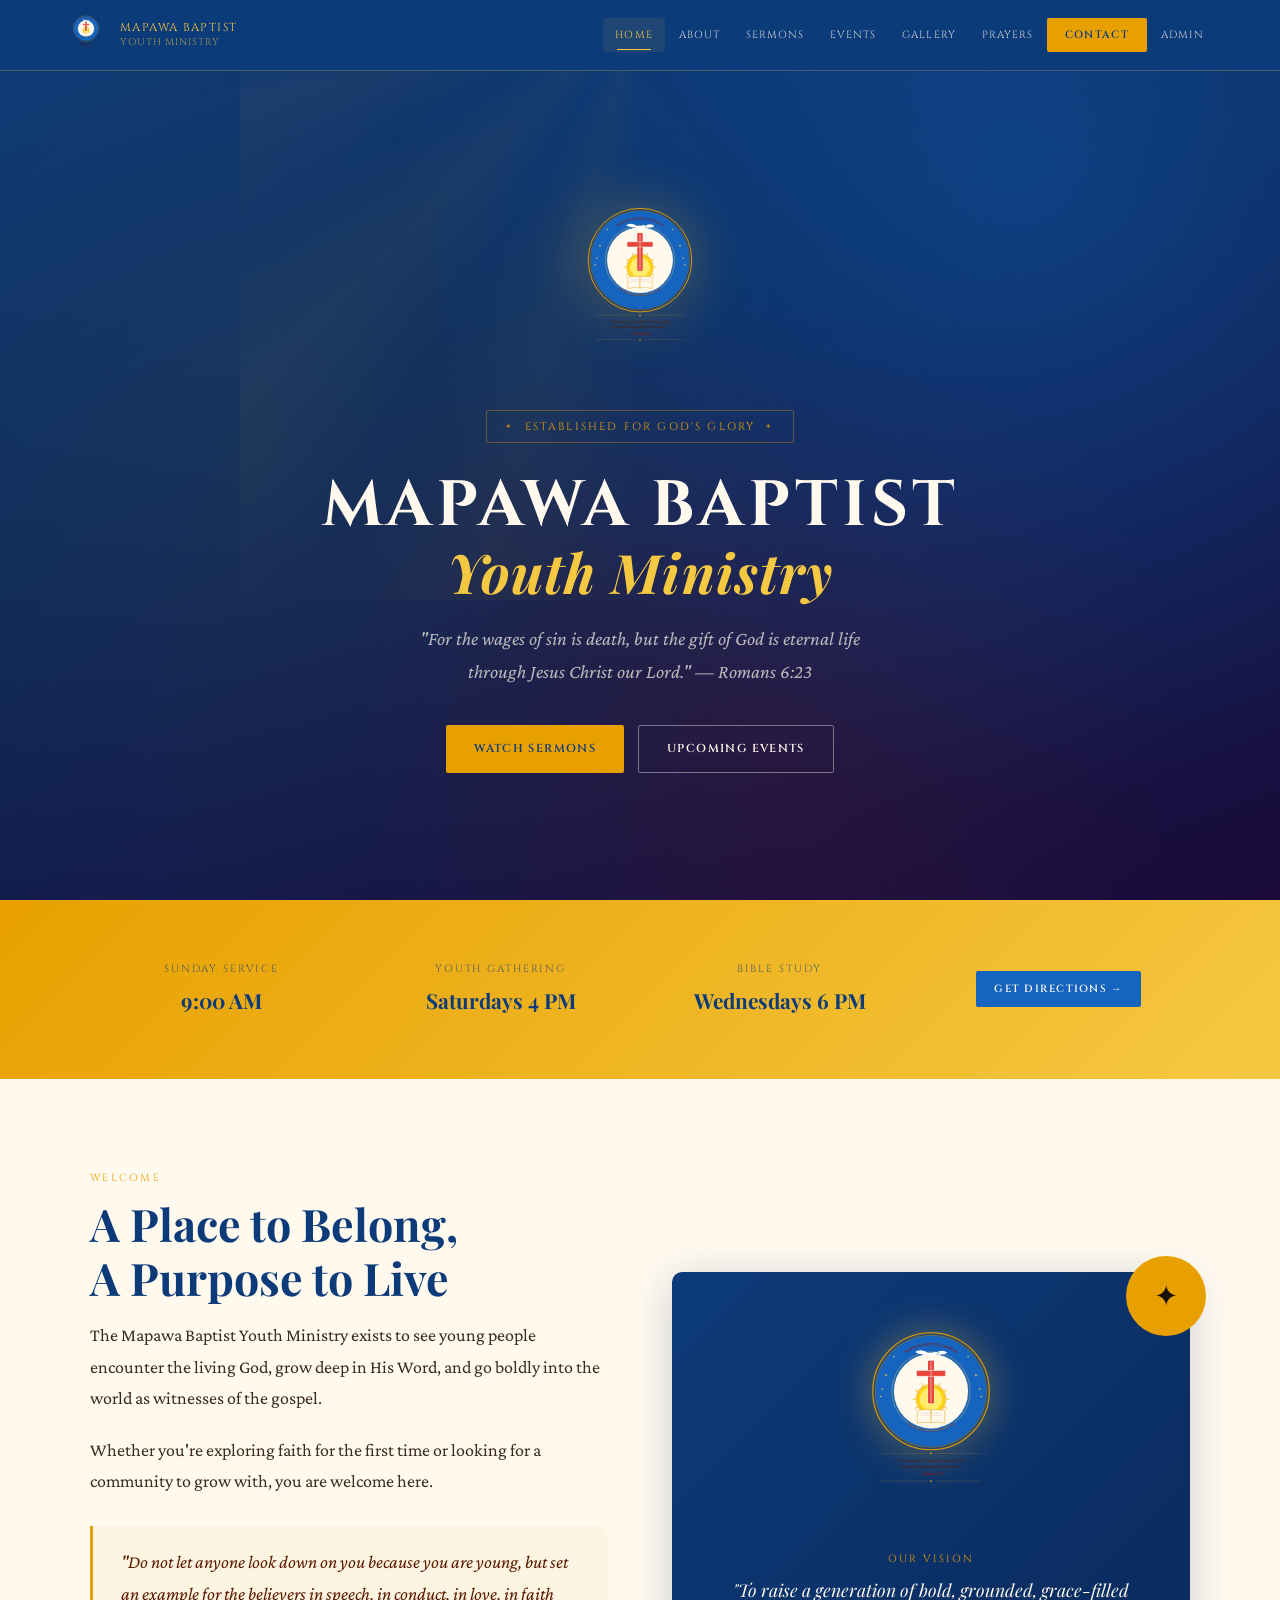
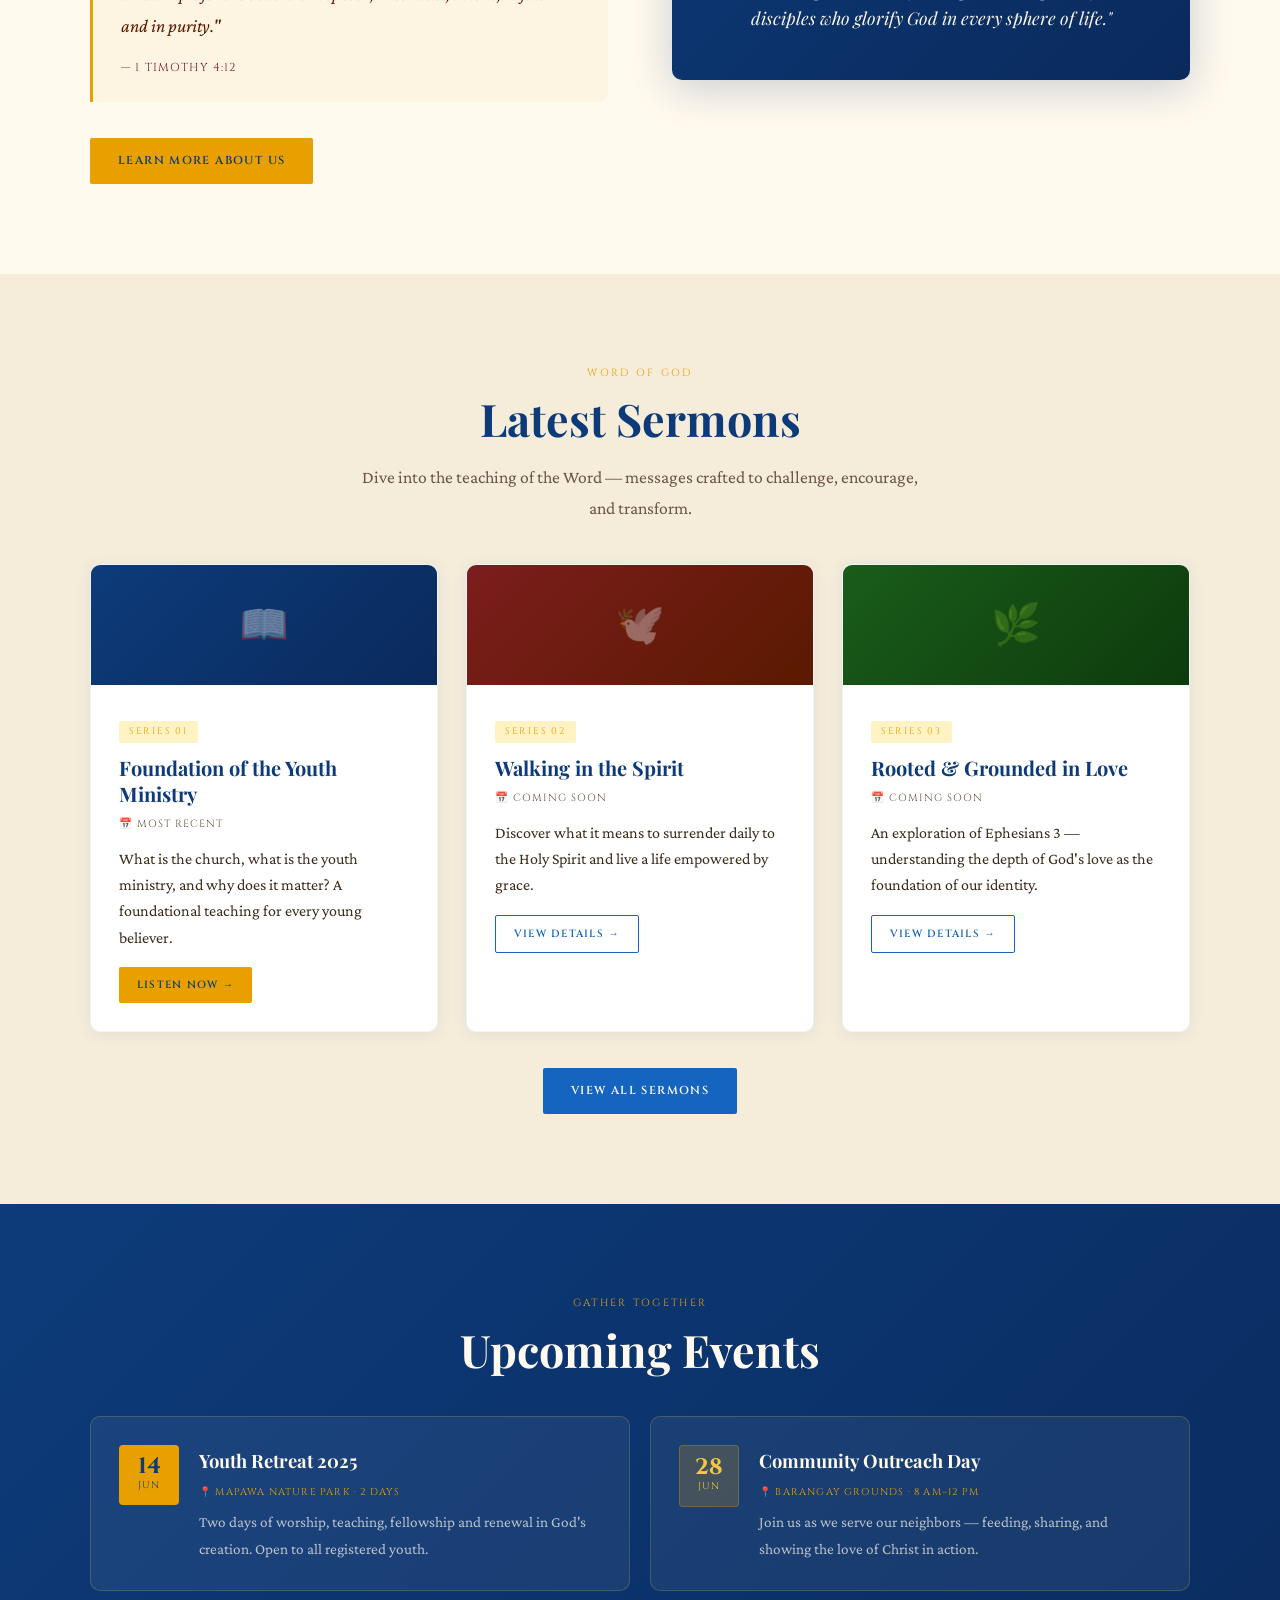
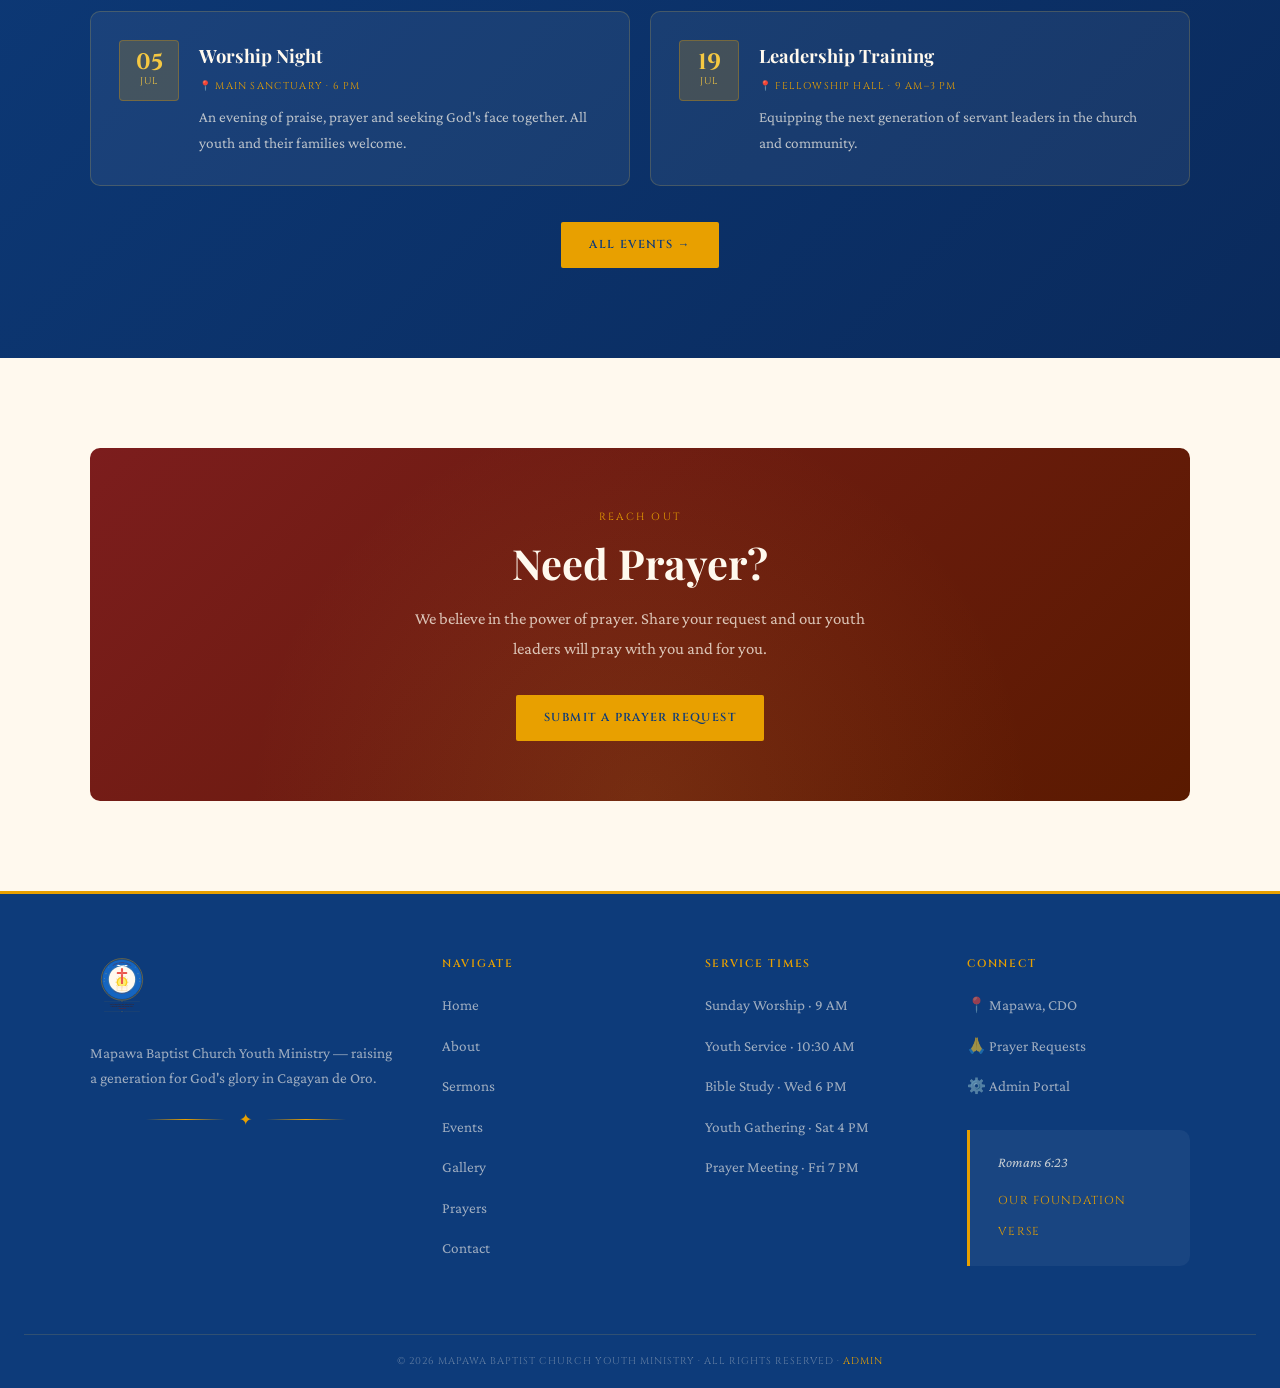
<file: index.html>
<!DOCTYPE html>
<html lang="en">
<head>
  <meta charset="UTF-8" />
  <meta name="viewport" content="width=device-width, initial-scale=1.0" />
  <meta name="theme-color" content="#0d3b7a" />
  <meta name="apple-mobile-web-app-capable" content="yes" />
  <title>Mapawa Baptist Youth Ministry</title>
  <meta name="description" content="Mapawa Baptist Church Youth Ministry — raising a generation for God's glory." />
  <link rel="stylesheet" href="assets/css/main.css" />
  <link rel="stylesheet" href="assets/css/responsive.css" />
  <link rel="icon" type="image/svg+xml" href="assets/images/logo.svg" />
</head>
<body>

<!-- ═══════════════ HEADER ═══════════════ -->
<header class="site-header">
  <div class="nav-inner">
    <a href="index.html" class="nav-brand">
      <img src="assets/images/logo.svg" alt="MBC Logo" class="nav-logo" />
      <div class="nav-name">Mapawa Baptist<span>Youth Ministry</span></div>
    </a>
    <nav class="nav-links">
      <a href="index.html">Home</a>
      <a href="about.html">About</a>
      <a href="services.html">Sermons</a>
      <a href="events.html">Events</a>
      <a href="gallery.html">Gallery</a>
      <a href="prayers.html">Prayers</a>
      <a href="contact.html" class="nav-cta">Contact</a>
      <a href="admin/login.php">Admin</a>
    </nav>
    <button class="nav-toggle" aria-label="Menu">
      <span></span><span></span><span></span>
    </button>
  </div>
</header>

<!-- ═══════════════ HERO ═══════════════ -->
<section class="hero">
  <div class="hero-bg-pattern"></div>
  <div class="hero-rays"></div>
  <div class="hero-content">
    <img src="assets/images/logo.svg" alt="Mapawa Baptist Church" class="hero-logo" />
    <div class="hero-badge">Established for God's Glory</div>
    <h1>
      Mapawa Baptist
      <em>Youth Ministry</em>
    </h1>
    <p class="hero-tagline">
      "For the wages of sin is death, but the gift of God is eternal life<br>through Jesus Christ our Lord." — Romans 6:23
    </p>
    <div class="hero-actions">
      <a href="services.html" class="btn btn-gold">Watch Sermons</a>
      <a href="events.html" class="btn btn-outline">Upcoming Events</a>
    </div>
  </div>
</section>

<!-- ═══════════════ QUICK INFO BAND ═══════════════ -->
<section class="band-gold section-sm">
  <div class="container">
    <div class="layout-band-4col">
      <div>
        <div style="font-family:var(--font-display);font-size:0.65rem;letter-spacing:0.18em;text-transform:uppercase;margin-bottom:4px;opacity:0.7;">Sunday Service</div>
        <div style="font-family:var(--font-serif);font-size:1.3rem;font-weight:700;">9:00 AM</div>
      </div>
      <div>
        <div style="font-family:var(--font-display);font-size:0.65rem;letter-spacing:0.18em;text-transform:uppercase;margin-bottom:4px;opacity:0.7;">Youth Gathering</div>
        <div style="font-family:var(--font-serif);font-size:1.3rem;font-weight:700;">Saturdays 4 PM</div>
      </div>
      <div>
        <div style="font-family:var(--font-display);font-size:0.65rem;letter-spacing:0.18em;text-transform:uppercase;margin-bottom:4px;opacity:0.7;">Bible Study</div>
        <div style="font-family:var(--font-serif);font-size:1.3rem;font-weight:700;">Wednesdays 6 PM</div>
      </div>
      <div>
        <a href="contact.html" class="btn btn-blue btn-sm">Get Directions →</a>
      </div>
    </div>
  </div>
</section>

<!-- ═══════════════ WELCOME ═══════════════ -->
<section class="section">
  <div class="container">
    <div class="layout-welcome fade-in">
      <div>
        <div class="section-label">Welcome</div>
        <h2 class="section-title">A Place to Belong,<br>A Purpose to Live</h2>
        <p style="color:var(--text-mid);margin-bottom:20px;">
          The Mapawa Baptist Youth Ministry exists to see young people encounter the living God, grow deep in His Word, and go boldly into the world as witnesses of the gospel.
        </p>
        <p style="color:var(--text-mid);margin-bottom:28px;">
          Whether you're exploring faith for the first time or looking for a community to grow with, you are welcome here.
        </p>
        <div class="scripture-block">
          <p>"Do not let anyone look down on you because you are young, but set an example for the believers in speech, in conduct, in love, in faith and in purity."</p>
          <cite>— 1 Timothy 4:12</cite>
        </div>
        <a href="about.html" class="btn btn-gold" style="margin-top:8px;">Learn More About Us</a>
      </div>
      <div style="position:relative;">
        <div style="background:linear-gradient(135deg,var(--blue-deep) 0%,#0a2a5c 100%);border-radius:var(--radius-lg);padding:48px;text-align:center;box-shadow:var(--shadow-deep);">
          <img src="assets/images/logo.svg" alt="" style="width:180px;margin:0 auto 28px;filter:drop-shadow(0 0 20px rgba(245,200,66,0.4));" />
          <div style="font-family:var(--font-display);font-size:0.65rem;letter-spacing:0.2em;text-transform:uppercase;color:var(--gold-rich);margin-bottom:8px;">Our Vision</div>
          <p style="font-family:var(--font-serif);font-style:italic;font-size:1.1rem;color:var(--cream);line-height:1.6;">
            "To raise a generation of bold, grounded, grace-filled disciples who glorify God in every sphere of life."
          </p>
        </div>
        <div class="vision-star">✦</div>
      </div>
    </div>
  </div>
</section>

<!-- ═══════════════ LATEST SERMONS ═══════════════ -->
<section class="section band-cream">
  <div class="container">
    <div class="text-center mb-40 fade-in">
      <div class="section-label">Word of God</div>
      <h2 class="section-title">Latest Sermons</h2>
      <p class="section-sub gap-center" style="margin:0 auto;">Dive into the teaching of the Word — messages crafted to challenge, encourage, and transform.</p>
    </div>
    <div class="grid-3 fade-in">
      <div class="card">
        <div style="background:linear-gradient(135deg,var(--blue-deep),#0a2a5c);height:120px;display:flex;align-items:center;justify-content:center;">
          <span style="font-size:2.5rem;opacity:0.4;">📖</span>
        </div>
        <div class="card-body">
          <span class="card-tag">Series 01</span>
          <div class="card-title">Foundation of the Youth Ministry</div>
          <div class="card-meta">📅 Most Recent</div>
          <p class="card-text">What is the church, what is the youth ministry, and why does it matter? A foundational teaching for every young believer.</p>
          <a href="services/service-001-foundation-of-the-youth-ministry.html" class="btn btn-gold btn-sm" style="margin-top:16px;">Listen Now →</a>
        </div>
      </div>
      <div class="card">
        <div style="background:linear-gradient(135deg,var(--burgundy),var(--burgundy-dk));height:120px;display:flex;align-items:center;justify-content:center;">
          <span style="font-size:2.5rem;opacity:0.4;">🕊️</span>
        </div>
        <div class="card-body">
          <span class="card-tag">Series 02</span>
          <div class="card-title">Walking in the Spirit</div>
          <div class="card-meta">📅 Coming Soon</div>
          <p class="card-text">Discover what it means to surrender daily to the Holy Spirit and live a life empowered by grace.</p>
          <a href="services/service-002.html" class="btn btn-outline btn-sm" style="border-color:var(--blue-mid);color:var(--blue-mid);margin-top:16px;">View Details →</a>
        </div>
      </div>
      <div class="card">
        <div style="background:linear-gradient(135deg,#1a5c1a,#0d3b0d);height:120px;display:flex;align-items:center;justify-content:center;">
          <span style="font-size:2.5rem;opacity:0.4;">🌿</span>
        </div>
        <div class="card-body">
          <span class="card-tag">Series 03</span>
          <div class="card-title">Rooted &amp; Grounded in Love</div>
          <div class="card-meta">📅 Coming Soon</div>
          <p class="card-text">An exploration of Ephesians 3 — understanding the depth of God's love as the foundation of our identity.</p>
          <a href="services/service-003.html" class="btn btn-outline btn-sm" style="border-color:var(--blue-mid);color:var(--blue-mid);margin-top:16px;">View Details →</a>
        </div>
      </div>
    </div>
    <div class="text-center" style="margin-top:36px;">
      <a href="services.html" class="btn btn-blue">View All Sermons</a>
    </div>
  </div>
</section>

<!-- ═══════════════ UPCOMING EVENTS ═══════════════ -->
<section class="section band-blue">
  <div class="container">
    <div class="text-center mb-40 fade-in">
      <div class="section-label" style="color:var(--gold-rich);">Gather Together</div>
      <h2 class="section-title section-title-light">Upcoming Events</h2>
    </div>
    <div class="layout-events-grid fade-in">
      <div style="background:rgba(255,255,255,0.06);border:1px solid rgba(245,200,66,0.2);border-radius:var(--radius-lg);padding:28px;display:flex;gap:20px;align-items:flex-start;">
        <div style="background:var(--gold-rich);color:var(--blue-deep);border-radius:var(--radius);padding:10px 14px;text-align:center;min-width:60px;">
          <div style="font-family:var(--font-display);font-size:1.4rem;font-weight:700;line-height:1;">14</div>
          <div style="font-family:var(--font-display);font-size:0.6rem;letter-spacing:0.1em;text-transform:uppercase;">Jun</div>
        </div>
        <div>
          <div style="font-family:var(--font-serif);font-size:1.15rem;font-weight:700;color:var(--cream);margin-bottom:6px;">Youth Retreat 2025</div>
          <div style="font-family:var(--font-display);font-size:0.62rem;letter-spacing:0.12em;text-transform:uppercase;color:var(--gold-rich);margin-bottom:8px;">📍 Mapawa Nature Park · 2 Days</div>
          <p style="font-size:0.95rem;color:rgba(255,249,238,0.7);">Two days of worship, teaching, fellowship and renewal in God's creation. Open to all registered youth.</p>
        </div>
      </div>
      <div style="background:rgba(255,255,255,0.06);border:1px solid rgba(245,200,66,0.2);border-radius:var(--radius-lg);padding:28px;display:flex;gap:20px;align-items:flex-start;">
        <div style="background:rgba(232,160,0,0.2);color:var(--gold-bright);border-radius:var(--radius);padding:10px 14px;text-align:center;min-width:60px;border:1px solid rgba(232,160,0,0.3);">
          <div style="font-family:var(--font-display);font-size:1.4rem;font-weight:700;line-height:1;">28</div>
          <div style="font-family:var(--font-display);font-size:0.6rem;letter-spacing:0.1em;text-transform:uppercase;">Jun</div>
        </div>
        <div>
          <div style="font-family:var(--font-serif);font-size:1.15rem;font-weight:700;color:var(--cream);margin-bottom:6px;">Community Outreach Day</div>
          <div style="font-family:var(--font-display);font-size:0.62rem;letter-spacing:0.12em;text-transform:uppercase;color:var(--gold-rich);margin-bottom:8px;">📍 Barangay Grounds · 8 AM–12 PM</div>
          <p style="font-size:0.95rem;color:rgba(255,249,238,0.7);">Join us as we serve our neighbors — feeding, sharing, and showing the love of Christ in action.</p>
        </div>
      </div>
      <div style="background:rgba(255,255,255,0.06);border:1px solid rgba(245,200,66,0.2);border-radius:var(--radius-lg);padding:28px;display:flex;gap:20px;align-items:flex-start;">
        <div style="background:rgba(232,160,0,0.2);color:var(--gold-bright);border-radius:var(--radius);padding:10px 14px;text-align:center;min-width:60px;border:1px solid rgba(232,160,0,0.3);">
          <div style="font-family:var(--font-display);font-size:1.4rem;font-weight:700;line-height:1;">05</div>
          <div style="font-family:var(--font-display);font-size:0.6rem;letter-spacing:0.1em;text-transform:uppercase;">Jul</div>
        </div>
        <div>
          <div style="font-family:var(--font-serif);font-size:1.15rem;font-weight:700;color:var(--cream);margin-bottom:6px;">Worship Night</div>
          <div style="font-family:var(--font-display);font-size:0.62rem;letter-spacing:0.12em;text-transform:uppercase;color:var(--gold-rich);margin-bottom:8px;">📍 Main Sanctuary · 6 PM</div>
          <p style="font-size:0.95rem;color:rgba(255,249,238,0.7);">An evening of praise, prayer and seeking God's face together. All youth and their families welcome.</p>
        </div>
      </div>
      <div style="background:rgba(255,255,255,0.06);border:1px solid rgba(245,200,66,0.2);border-radius:var(--radius-lg);padding:28px;display:flex;gap:20px;align-items:flex-start;">
        <div style="background:rgba(232,160,0,0.2);color:var(--gold-bright);border-radius:var(--radius);padding:10px 14px;text-align:center;min-width:60px;border:1px solid rgba(232,160,0,0.3);">
          <div style="font-family:var(--font-display);font-size:1.4rem;font-weight:700;line-height:1;">19</div>
          <div style="font-family:var(--font-display);font-size:0.6rem;letter-spacing:0.1em;text-transform:uppercase;">Jul</div>
        </div>
        <div>
          <div style="font-family:var(--font-serif);font-size:1.15rem;font-weight:700;color:var(--cream);margin-bottom:6px;">Leadership Training</div>
          <div style="font-family:var(--font-display);font-size:0.62rem;letter-spacing:0.12em;text-transform:uppercase;color:var(--gold-rich);margin-bottom:8px;">📍 Fellowship Hall · 9 AM–3 PM</div>
          <p style="font-size:0.95rem;color:rgba(255,249,238,0.7);">Equipping the next generation of servant leaders in the church and community.</p>
        </div>
      </div>
    </div>
    <div class="text-center" style="margin-top:36px;">
      <a href="events.html" class="btn btn-gold">All Events →</a>
    </div>
  </div>
</section>

<!-- ═══════════════ PRAYER CTA ═══════════════ -->
<section class="section">
  <div class="container">
    <div class="prayer-cta-box" style="background:linear-gradient(135deg,var(--burgundy) 0%,var(--burgundy-dk) 100%);border-radius:var(--radius-lg);text-align:center;position:relative;overflow:hidden;" class="fade-in">
      <div style="position:absolute;inset:0;background:radial-gradient(circle at 50% 100%,rgba(245,200,66,0.1) 0%,transparent 60%);pointer-events:none;"></div>
      <div style="position:relative;z-index:1;">
        <div style="font-family:var(--font-display);font-size:0.65rem;letter-spacing:0.22em;text-transform:uppercase;color:var(--gold-rich);margin-bottom:12px;">Reach Out</div>
        <h2 style="font-family:var(--font-serif);font-size:clamp(1.8rem,4vw,2.6rem);font-weight:700;color:var(--cream);margin-bottom:16px;">Need Prayer?</h2>
        <p style="font-size:1.05rem;color:rgba(255,249,238,0.75);max-width:480px;margin:0 auto 32px;">We believe in the power of prayer. Share your request and our youth leaders will pray with you and for you.</p>
        <a href="prayers.html" class="btn btn-gold">Submit a Prayer Request</a>
      </div>
    </div>
  </div>
</section>

<!-- ═══════════════ FOOTER ═══════════════ -->
<footer class="site-footer">
  <div class="footer-inner">
    <div class="footer-brand">
      <img src="assets/images/logo.svg" alt="MBC Logo" style="width:64px;margin-bottom:12px;" />
      <p>Mapawa Baptist Church Youth Ministry — raising a generation for God's glory in Cagayan de Oro.</p>
      <div class="ornament" style="max-width:200px;margin-top:16px;">
        <span class="ornament-star">✦</span>
      </div>
    </div>
    <div class="footer-col">
      <h4>Navigate</h4>
      <ul>
        <li><a href="index.html">Home</a></li>
        <li><a href="about.html">About</a></li>
        <li><a href="services.html">Sermons</a></li>
        <li><a href="events.html">Events</a></li>
        <li><a href="gallery.html">Gallery</a></li>
        <li><a href="prayers.html">Prayers</a></li>
        <li><a href="contact.html">Contact</a></li>
      </ul>
    </div>
    <div class="footer-col">
      <h4>Service Times</h4>
      <ul>
        <li><a href="#">Sunday Worship · 9 AM</a></li>
        <li><a href="#">Youth Service · 10:30 AM</a></li>
        <li><a href="#">Bible Study · Wed 6 PM</a></li>
        <li><a href="#">Youth Gathering · Sat 4 PM</a></li>
        <li><a href="#">Prayer Meeting · Fri 7 PM</a></li>
      </ul>
    </div>
    <div class="footer-col">
      <h4>Connect</h4>
      <ul>
        <li><a href="contact.html">📍 Mapawa, CDO</a></li>
        <li><a href="prayers.html">🙏 Prayer Requests</a></li>
        <li><a href="admin/login.php">⚙️ Admin Portal</a></li>
      </ul>
      <div style="margin-top:20px;">
        <div class="scripture-block" style="background:rgba(255,255,255,0.05);border-color:var(--gold-rich);">
          <p style="color:rgba(255,249,238,0.75);font-size:0.9rem;">Romans 6:23</p>
          <cite style="color:var(--gold-rich);">Our foundation verse</cite>
        </div>
      </div>
    </div>
  </div>
  <div class="footer-bottom">
    <div class="container">
      © <span id="current-year"></span> Mapawa Baptist Church Youth Ministry · All rights reserved ·
      <a href="admin/login.php">Admin</a>
    </div>
  </div>
</footer>

<script src="assets/js/main.js"></script>
</body>
</html>
</file>
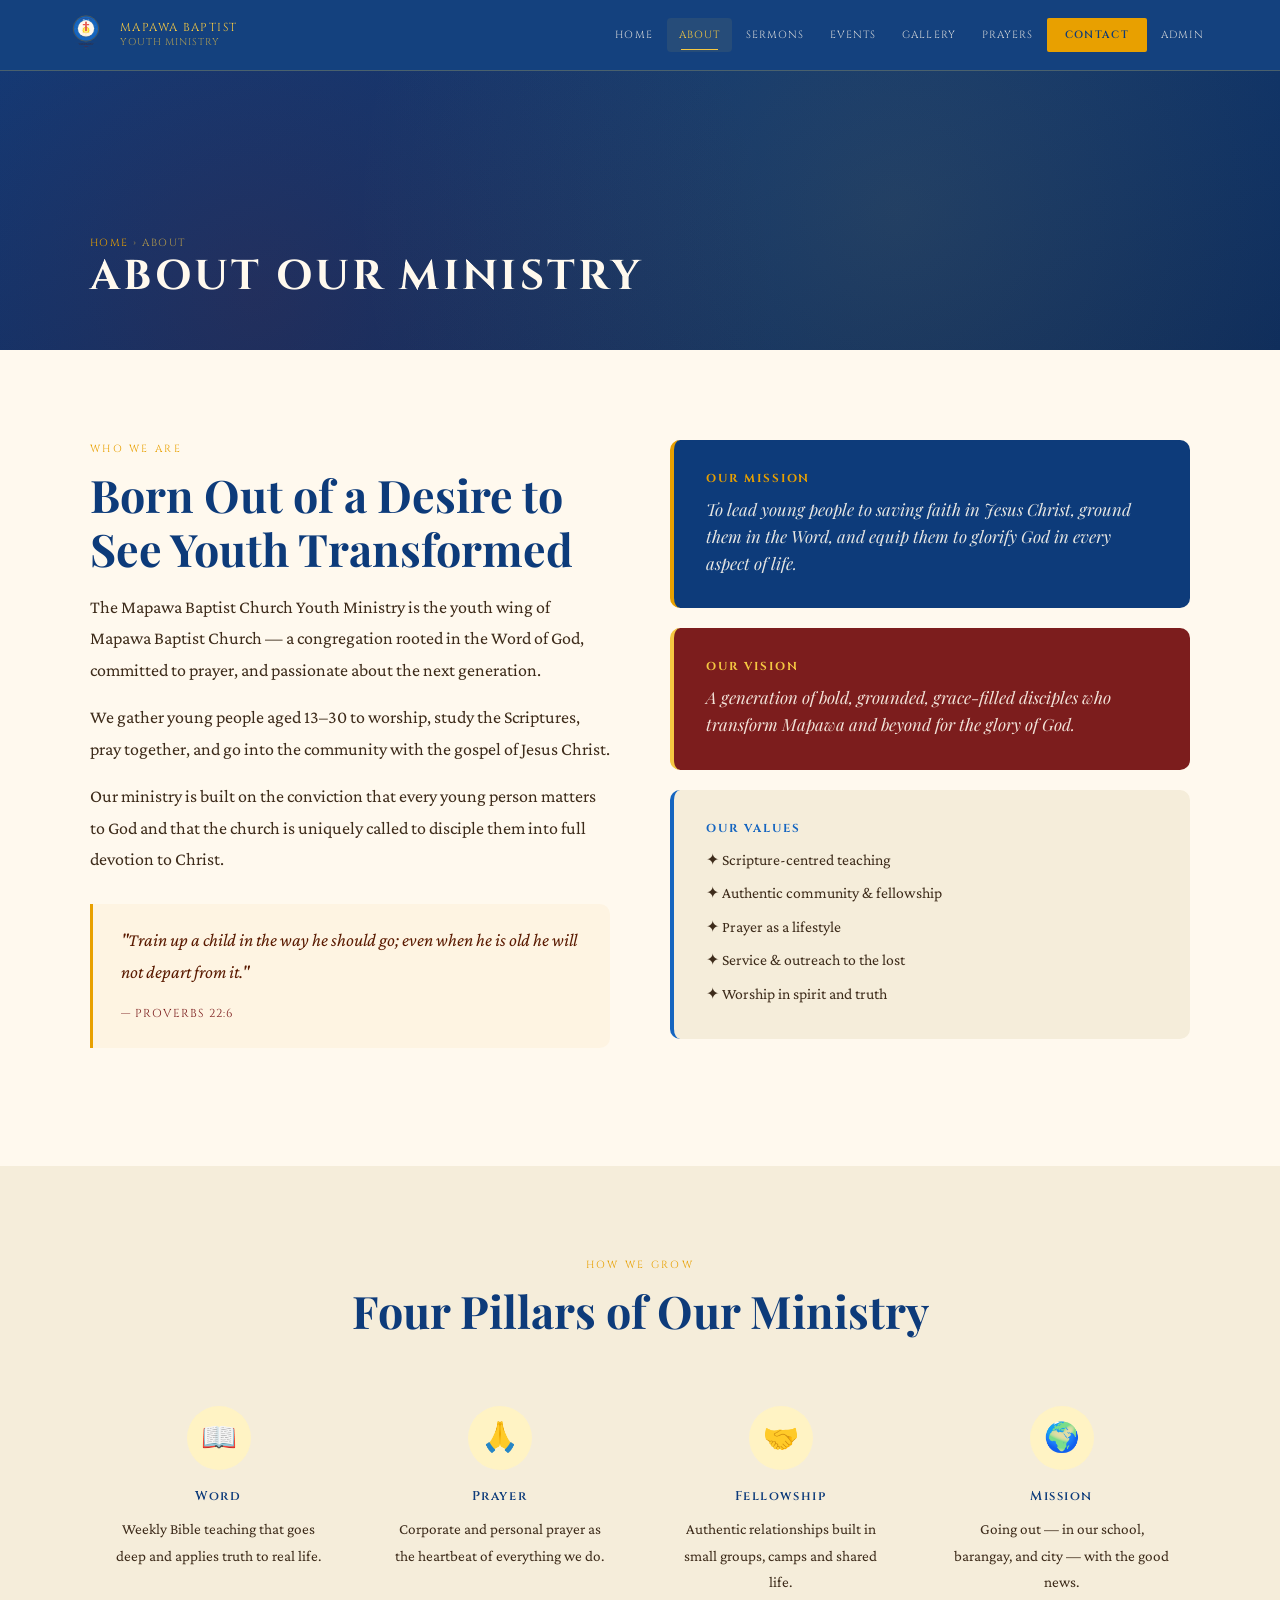
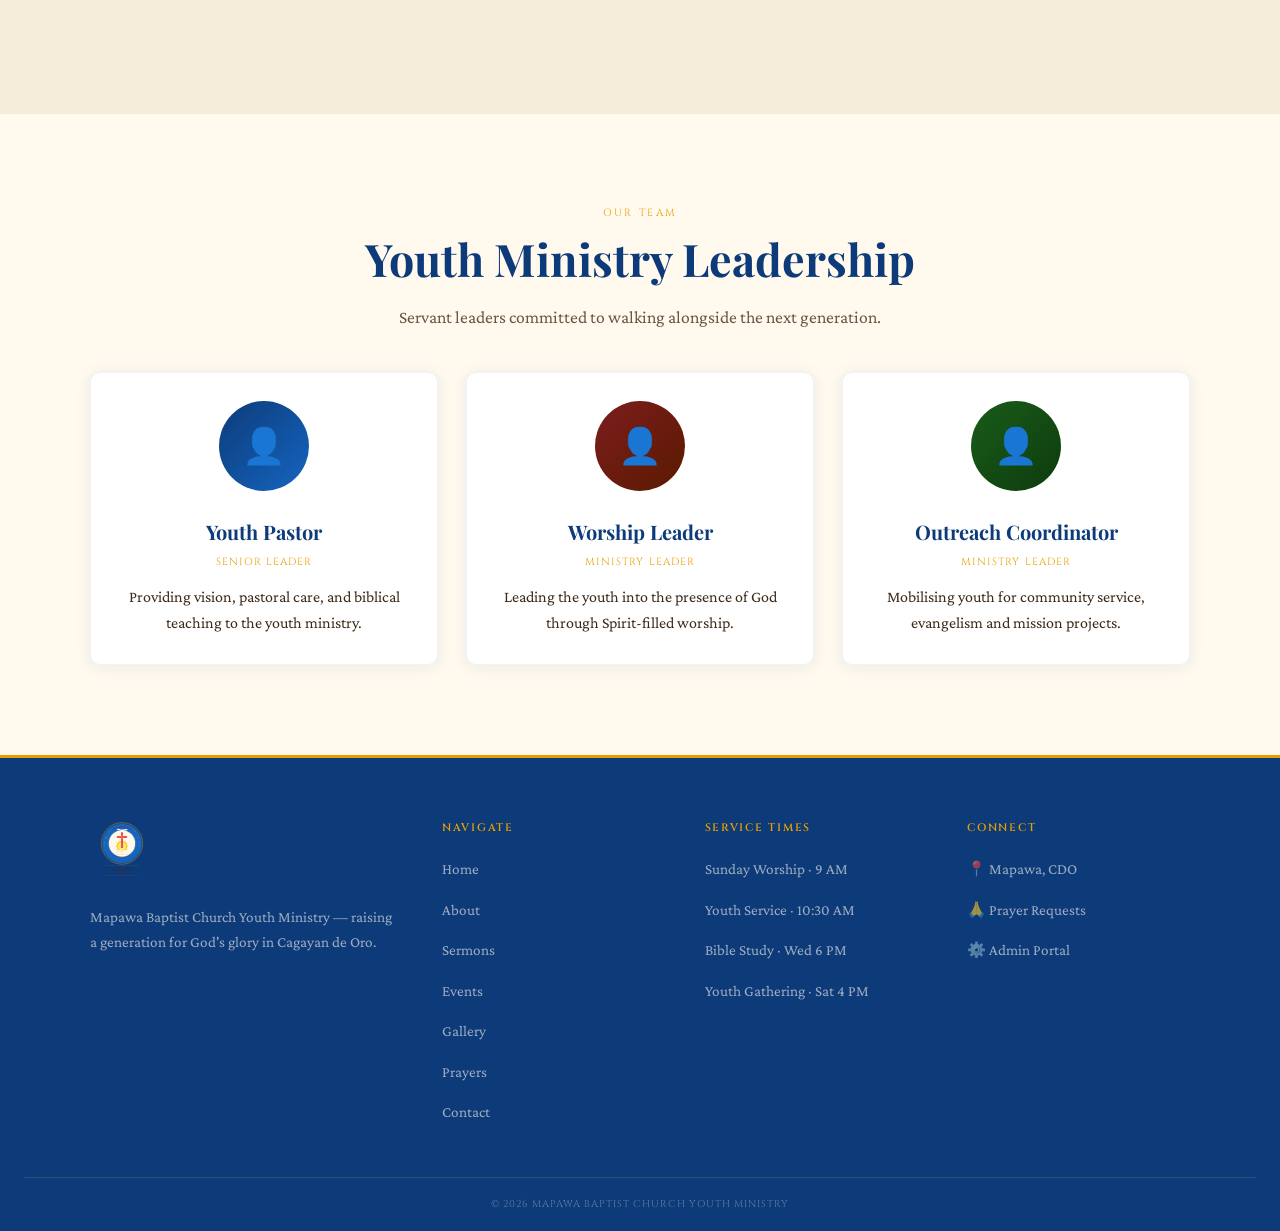
<file: about.html>
<!DOCTYPE html>
<html lang="en">
<head>
  <meta charset="UTF-8" />
  <meta name="viewport" content="width=device-width, initial-scale=1.0" />
  <meta name="theme-color" content="#0d3b7a" />
  <meta name="apple-mobile-web-app-capable" content="yes" />
  <title>About — Mapawa Baptist Youth Ministry</title>
  <link rel="stylesheet" href="assets/css/main.css" />
  <link rel="stylesheet" href="assets/css/responsive.css" />
  <link rel="icon" type="image/svg+xml" href="assets/images/logo.svg" />
</head>
<body>

<header class="site-header">
  <div class="nav-inner">
    <a href="index.html" class="nav-brand">
      <img src="assets/images/logo.svg" alt="MBC Logo" class="nav-logo" />
      <div class="nav-name">Mapawa Baptist<span>Youth Ministry</span></div>
    </a>
    <nav class="nav-links">
      <a href="index.html">Home</a>
      <a href="about.html">About</a>
      <a href="services.html">Sermons</a>
      <a href="events.html">Events</a>
      <a href="gallery.html">Gallery</a>
      <a href="prayers.html">Prayers</a>
      <a href="contact.html" class="nav-cta">Contact</a>
      <a href="admin/login.php">Admin</a>
    </nav>
    <button class="nav-toggle" aria-label="Menu">
      <span></span><span></span><span></span>
    </button>
  </div>
</header>

<div class="page-banner">
  <div class="page-banner-content">
    <div class="breadcrumb"><a href="index.html">Home</a> › About</div>
    <h1>About Our Ministry</h1>
  </div>
</div>

<!-- Mission & Vision -->
<section class="section">
  <div class="container">
    <div class="layout-about fade-in">
      <div>
        <div class="section-label">Who We Are</div>
        <h2 class="section-title">Born Out of a Desire to See Youth Transformed</h2>
        <p style="color:var(--text-mid);margin-bottom:16px;">
          The Mapawa Baptist Church Youth Ministry is the youth wing of Mapawa Baptist Church — a congregation rooted in the Word of God, committed to prayer, and passionate about the next generation.
        </p>
        <p style="color:var(--text-mid);margin-bottom:16px;">
          We gather young people aged 13–30 to worship, study the Scriptures, pray together, and go into the community with the gospel of Jesus Christ.
        </p>
        <p style="color:var(--text-mid);">
          Our ministry is built on the conviction that every young person matters to God and that the church is uniquely called to disciple them into full devotion to Christ.
        </p>
        <div class="scripture-block" style="margin-top:28px;">
          <p>"Train up a child in the way he should go; even when he is old he will not depart from it."</p>
          <cite>— Proverbs 22:6</cite>
        </div>
      </div>
      <div style="display:flex;flex-direction:column;gap:20px;">
        <div style="background:var(--blue-deep);color:var(--cream);border-radius:var(--radius-lg);padding:32px;border-left:4px solid var(--gold-rich);">
          <h3 style="font-family:var(--font-display);font-size:0.72rem;letter-spacing:0.16em;text-transform:uppercase;color:var(--gold-rich);margin-bottom:10px;">Our Mission</h3>
          <p style="font-family:var(--font-serif);font-style:italic;font-size:1.05rem;line-height:1.6;color:rgba(255,249,238,0.9);">To lead young people to saving faith in Jesus Christ, ground them in the Word, and equip them to glorify God in every aspect of life.</p>
        </div>
        <div style="background:var(--burgundy);color:var(--cream);border-radius:var(--radius-lg);padding:32px;border-left:4px solid var(--gold-bright);">
          <h3 style="font-family:var(--font-display);font-size:0.72rem;letter-spacing:0.16em;text-transform:uppercase;color:var(--gold-bright);margin-bottom:10px;">Our Vision</h3>
          <p style="font-family:var(--font-serif);font-style:italic;font-size:1.05rem;line-height:1.6;color:rgba(255,249,238,0.9);">A generation of bold, grounded, grace-filled disciples who transform Mapawa and beyond for the glory of God.</p>
        </div>
        <div style="background:var(--cream-dark);border-radius:var(--radius-lg);padding:32px;border-left:4px solid var(--blue-mid);">
          <h3 style="font-family:var(--font-display);font-size:0.72rem;letter-spacing:0.16em;text-transform:uppercase;color:var(--blue-mid);margin-bottom:10px;">Our Values</h3>
          <ul style="font-size:0.98rem;color:var(--text-mid);display:flex;flex-direction:column;gap:6px;">
            <li>✦ Scripture-centred teaching</li>
            <li>✦ Authentic community &amp; fellowship</li>
            <li>✦ Prayer as a lifestyle</li>
            <li>✦ Service &amp; outreach to the lost</li>
            <li>✦ Worship in spirit and truth</li>
          </ul>
        </div>
      </div>
    </div>
  </div>
</section>

<!-- Core Pillars -->
<section class="section band-cream">
  <div class="container">
    <div class="text-center mb-40 fade-in">
      <div class="section-label">How We Grow</div>
      <h2 class="section-title">Four Pillars of Our Ministry</h2>
    </div>
    <div class="grid-4 fade-in">
      <div style="text-align:center;padding:28px 20px;">
        <div style="width:64px;height:64px;background:var(--gold-pale);border-radius:50%;display:flex;align-items:center;justify-content:center;margin:0 auto 16px;font-size:1.8rem;">📖</div>
        <h4 style="font-size:0.8rem;letter-spacing:0.12em;color:var(--blue-deep);margin-bottom:8px;">Word</h4>
        <p style="font-size:0.95rem;color:var(--text-mid);">Weekly Bible teaching that goes deep and applies truth to real life.</p>
      </div>
      <div style="text-align:center;padding:28px 20px;">
        <div style="width:64px;height:64px;background:var(--gold-pale);border-radius:50%;display:flex;align-items:center;justify-content:center;margin:0 auto 16px;font-size:1.8rem;">🙏</div>
        <h4 style="font-size:0.8rem;letter-spacing:0.12em;color:var(--blue-deep);margin-bottom:8px;">Prayer</h4>
        <p style="font-size:0.95rem;color:var(--text-mid);">Corporate and personal prayer as the heartbeat of everything we do.</p>
      </div>
      <div style="text-align:center;padding:28px 20px;">
        <div style="width:64px;height:64px;background:var(--gold-pale);border-radius:50%;display:flex;align-items:center;justify-content:center;margin:0 auto 16px;font-size:1.8rem;">🤝</div>
        <h4 style="font-size:0.8rem;letter-spacing:0.12em;color:var(--blue-deep);margin-bottom:8px;">Fellowship</h4>
        <p style="font-size:0.95rem;color:var(--text-mid);">Authentic relationships built in small groups, camps and shared life.</p>
      </div>
      <div style="text-align:center;padding:28px 20px;">
        <div style="width:64px;height:64px;background:var(--gold-pale);border-radius:50%;display:flex;align-items:center;justify-content:center;margin:0 auto 16px;font-size:1.8rem;">🌍</div>
        <h4 style="font-size:0.8rem;letter-spacing:0.12em;color:var(--blue-deep);margin-bottom:8px;">Mission</h4>
        <p style="font-size:0.95rem;color:var(--text-mid);">Going out — in our school, barangay, and city — with the good news.</p>
      </div>
    </div>
  </div>
</section>

<!-- Leadership -->
<section class="section">
  <div class="container">
    <div class="text-center mb-40 fade-in">
      <div class="section-label">Our Team</div>
      <h2 class="section-title">Youth Ministry Leadership</h2>
      <p class="section-sub gap-center" style="margin:0 auto;">Servant leaders committed to walking alongside the next generation.</p>
    </div>
    <div class="grid-3 fade-in">
      <div class="card" style="text-align:center;">
        <div style="width:90px;height:90px;border-radius:50%;background:linear-gradient(135deg,var(--blue-deep),var(--blue-mid));display:flex;align-items:center;justify-content:center;margin:28px auto 0;font-size:2.2rem;color:var(--gold-bright);">👤</div>
        <div class="card-body">
          <div class="card-title">Youth Pastor</div>
          <div class="card-meta" style="color:var(--gold-rich);">Senior Leader</div>
          <p class="card-text">Providing vision, pastoral care, and biblical teaching to the youth ministry.</p>
        </div>
      </div>
      <div class="card" style="text-align:center;">
        <div style="width:90px;height:90px;border-radius:50%;background:linear-gradient(135deg,var(--burgundy),var(--burgundy-dk));display:flex;align-items:center;justify-content:center;margin:28px auto 0;font-size:2.2rem;color:var(--gold-bright);">👤</div>
        <div class="card-body">
          <div class="card-title">Worship Leader</div>
          <div class="card-meta" style="color:var(--gold-rich);">Ministry Leader</div>
          <p class="card-text">Leading the youth into the presence of God through Spirit-filled worship.</p>
        </div>
      </div>
      <div class="card" style="text-align:center;">
        <div style="width:90px;height:90px;border-radius:50%;background:linear-gradient(135deg,#1a5c1a,#0d3b0d);display:flex;align-items:center;justify-content:center;margin:28px auto 0;font-size:2.2rem;color:var(--gold-bright);">👤</div>
        <div class="card-body">
          <div class="card-title">Outreach Coordinator</div>
          <div class="card-meta" style="color:var(--gold-rich);">Ministry Leader</div>
          <p class="card-text">Mobilising youth for community service, evangelism and mission projects.</p>
        </div>
      </div>
    </div>
  </div>
</section>

<footer class="site-footer">
  <div class="footer-inner">
    <div class="footer-brand">
      <img src="assets/images/logo.svg" alt="MBC Logo" style="width:64px;margin-bottom:12px;" />
      <p>Mapawa Baptist Church Youth Ministry — raising a generation for God's glory in Cagayan de Oro.</p>
    </div>
    <div class="footer-col">
      <h4>Navigate</h4>
      <ul>
        <li><a href="index.html">Home</a></li>
        <li><a href="about.html">About</a></li>
        <li><a href="services.html">Sermons</a></li>
        <li><a href="events.html">Events</a></li>
        <li><a href="gallery.html">Gallery</a></li>
        <li><a href="prayers.html">Prayers</a></li>
        <li><a href="contact.html">Contact</a></li>
      </ul>
    </div>
    <div class="footer-col">
      <h4>Service Times</h4>
      <ul>
        <li><a href="#">Sunday Worship · 9 AM</a></li>
        <li><a href="#">Youth Service · 10:30 AM</a></li>
        <li><a href="#">Bible Study · Wed 6 PM</a></li>
        <li><a href="#">Youth Gathering · Sat 4 PM</a></li>
      </ul>
    </div>
    <div class="footer-col">
      <h4>Connect</h4>
      <ul>
        <li><a href="contact.html">📍 Mapawa, CDO</a></li>
        <li><a href="prayers.html">🙏 Prayer Requests</a></li>
        <li><a href="admin/login.php">⚙️ Admin Portal</a></li>
      </ul>
    </div>
  </div>
  <div class="footer-bottom">
    <div class="container">© <span id="current-year"></span> Mapawa Baptist Church Youth Ministry</div>
  </div>
</footer>

<script src="assets/js/main.js"></script>
</body>
</html>
</file>
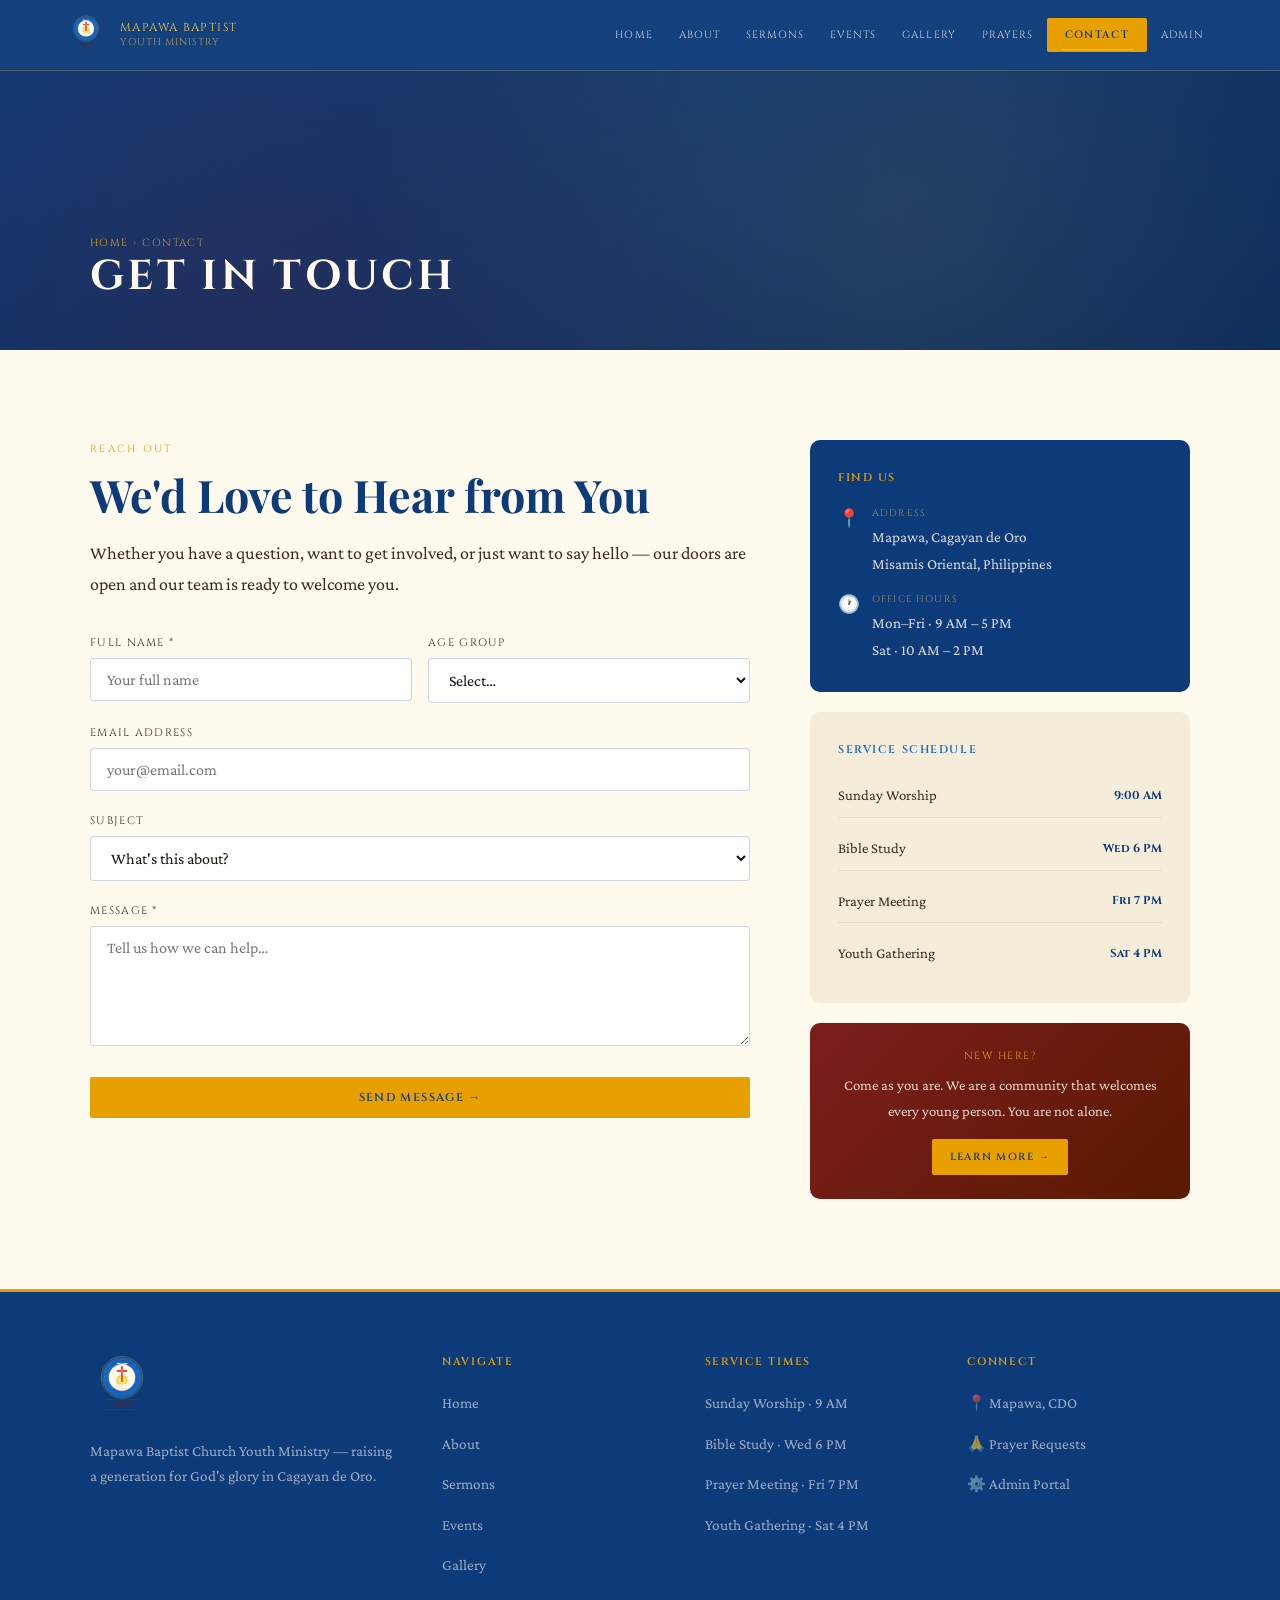
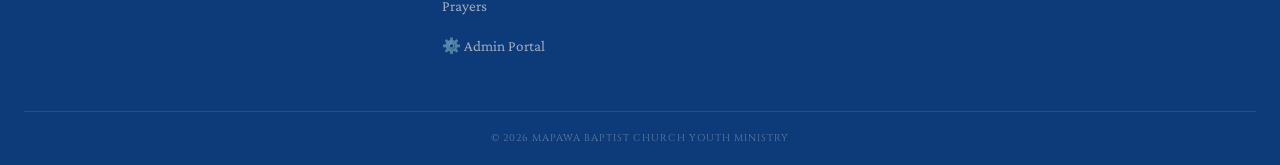
<file: contact.html>
<!DOCTYPE html>
<html lang="en">
<head>
  <meta charset="UTF-8" />
  <meta name="viewport" content="width=device-width, initial-scale=1.0" />
  <meta name="theme-color" content="#0d3b7a" />
  <meta name="apple-mobile-web-app-capable" content="yes" />
  <title>Contact — Mapawa Baptist Youth Ministry</title>
  <link rel="stylesheet" href="assets/css/main.css" />
  <link rel="stylesheet" href="assets/css/responsive.css" />
  <link rel="icon" type="image/svg+xml" href="assets/images/logo.svg" />
</head>
<body>

<header class="site-header">
  <div class="nav-inner">
    <a href="index.html" class="nav-brand">
      <img src="assets/images/logo.svg" alt="MBC Logo" class="nav-logo" />
      <div class="nav-name">Mapawa Baptist<span>Youth Ministry</span></div>
    </a>
    <nav class="nav-links">
      <a href="index.html">Home</a>
      <a href="about.html">About</a>
      <a href="services.html">Sermons</a>
      <a href="events.html">Events</a>
      <a href="gallery.html">Gallery</a>
      <a href="prayers.html">Prayers</a>
      <a href="contact.html" class="nav-cta">Contact</a>
      <a href="admin/login.php">Admin</a>
    </nav>
    <button class="nav-toggle" aria-label="Menu">
      <span></span><span></span><span></span>
    </button>
  </div>
</header>

<div class="page-banner">
  <div class="page-banner-content">
    <div class="breadcrumb"><a href="index.html">Home</a> › Contact</div>
    <h1>Get in Touch</h1>
  </div>
</div>

<section class="section">
  <div class="container">
    <div class="layout-content-sidebar-380">

      <!-- Contact Form -->
      <div class="fade-in">
        <div class="section-label">Reach Out</div>
        <h2 class="section-title">We'd Love to Hear from You</h2>
        <p style="color:var(--text-mid);margin-bottom:32px;">Whether you have a question, want to get involved, or just want to say hello — our doors are open and our team is ready to welcome you.</p>

        <form id="contact-form" style="display:flex;flex-direction:column;gap:0;">
          <div class="grid-2" style="gap:16px;">
            <div class="form-group">
              <label class="form-label" for="c-name">Full Name *</label>
              <input type="text" id="c-name" class="form-control" placeholder="Your full name" required />
            </div>
            <div class="form-group">
              <label class="form-label" for="c-age">Age Group</label>
              <select id="c-age" class="form-control">
                <option value="">Select…</option>
                <option>13–15 (Junior High)</option>
                <option>16–18 (Senior High)</option>
                <option>19–22 (College)</option>
                <option>23–30 (Young Adult)</option>
                <option>31+ (Parent / Leader)</option>
              </select>
            </div>
          </div>
          <div class="form-group">
            <label class="form-label" for="c-email">Email Address</label>
            <input type="email" id="c-email" class="form-control" placeholder="your@email.com" />
          </div>
          <div class="form-group">
            <label class="form-label" for="c-subject">Subject</label>
            <select id="c-subject" class="form-control">
              <option value="">What's this about?</option>
              <option>General Inquiry</option>
              <option>Event Registration</option>
              <option>Get Involved / Volunteer</option>
              <option>New to the Ministry</option>
              <option>Submit Photos</option>
              <option>Report an Issue</option>
              <option>Other</option>
            </select>
          </div>
          <div class="form-group">
            <label class="form-label" for="c-message">Message *</label>
            <textarea id="c-message" class="form-control" placeholder="Tell us how we can help…" required></textarea>
          </div>
          <button type="submit" class="btn btn-gold" style="width:100%;justify-content:center;" onclick="handleContact(event)">
            Send Message →
          </button>
        </form>

        <div id="contact-success" style="display:none;background:linear-gradient(135deg,#1a5c1a,#0d3b0d);border-radius:var(--radius-lg);padding:40px;text-align:center;margin-top:20px;">
          <div style="font-size:2.5rem;margin-bottom:12px;">✉️</div>
          <h3 style="font-family:var(--font-serif);font-size:1.4rem;font-weight:700;color:var(--cream);margin-bottom:10px;">Message Sent!</h3>
          <p style="font-size:0.98rem;color:rgba(255,249,238,0.8);">Thank you for reaching out. A member of our team will get back to you soon. God bless you!</p>
        </div>
      </div>

      <!-- Sidebar Info -->
      <div style="display:flex;flex-direction:column;gap:20px;" class="fade-in">
        <div style="background:var(--blue-deep);border-radius:var(--radius-lg);padding:28px;">
          <h4 style="font-family:var(--font-display);font-size:0.7rem;letter-spacing:0.14em;text-transform:uppercase;color:var(--gold-rich);margin-bottom:18px;">Find Us</h4>
          <div style="display:flex;flex-direction:column;gap:14px;">
            <div style="display:flex;gap:12px;align-items:flex-start;">
              <span style="font-size:1.1rem;line-height:1.4;">📍</span>
              <div>
                <div style="font-family:var(--font-display);font-size:0.6rem;letter-spacing:0.12em;text-transform:uppercase;color:rgba(245,200,66,0.6);margin-bottom:2px;">Address</div>
                <div style="font-size:0.95rem;color:rgba(255,249,238,0.85);">Mapawa, Cagayan de Oro<br>Misamis Oriental, Philippines</div>
              </div>
            </div>
            <div style="display:flex;gap:12px;align-items:flex-start;">
              <span style="font-size:1.1rem;line-height:1.4;">🕐</span>
              <div>
                <div style="font-family:var(--font-display);font-size:0.6rem;letter-spacing:0.12em;text-transform:uppercase;color:rgba(245,200,66,0.6);margin-bottom:2px;">Office Hours</div>
                <div style="font-size:0.95rem;color:rgba(255,249,238,0.85);">Mon–Fri · 9 AM – 5 PM<br>Sat · 10 AM – 2 PM</div>
              </div>
            </div>
          </div>
        </div>

        <div style="background:var(--cream-dark);border-radius:var(--radius-lg);padding:28px;">
          <h4 style="font-family:var(--font-display);font-size:0.7rem;letter-spacing:0.14em;text-transform:uppercase;color:var(--blue-mid);margin-bottom:16px;">Service Schedule</h4>
          <ul style="display:flex;flex-direction:column;gap:10px;">
            <li style="display:flex;justify-content:space-between;align-items:center;padding:8px 0;border-bottom:1px solid rgba(13,59,122,0.08);">
              <span style="font-size:0.92rem;color:var(--text-mid);">Sunday Worship</span>
              <strong style="font-family:var(--font-display);font-size:0.72rem;color:var(--blue-deep);">9:00 AM</strong>
            </li>
            <li style="display:flex;justify-content:space-between;align-items:center;padding:8px 0;border-bottom:1px solid rgba(13,59,122,0.08);">
              <span style="font-size:0.92rem;color:var(--text-mid);">Bible Study</span>
              <strong style="font-family:var(--font-display);font-size:0.72rem;color:var(--blue-deep);">Wed 6 PM</strong>
            </li>
            <li style="display:flex;justify-content:space-between;align-items:center;padding:8px 0;border-bottom:1px solid rgba(13,59,122,0.08);">
              <span style="font-size:0.92rem;color:var(--text-mid);">Prayer Meeting</span>
              <strong style="font-family:var(--font-display);font-size:0.72rem;color:var(--blue-deep);">Fri 7 PM</strong>
            </li>
            <li style="display:flex;justify-content:space-between;align-items:center;padding:8px 0;">
              <span style="font-size:0.92rem;color:var(--text-mid);">Youth Gathering</span>
              <strong style="font-family:var(--font-display);font-size:0.72rem;color:var(--blue-deep);">Sat 4 PM</strong>
            </li>
          </ul>
        </div>

        <div style="background:linear-gradient(135deg,var(--burgundy),var(--burgundy-dk));border-radius:var(--radius-lg);padding:24px;text-align:center;">
          <div style="font-family:var(--font-display);font-size:0.65rem;letter-spacing:0.14em;text-transform:uppercase;color:var(--gold-rich);margin-bottom:8px;">New Here?</div>
          <p style="font-size:0.92rem;color:rgba(255,249,238,0.85);margin-bottom:14px;">Come as you are. We are a community that welcomes every young person. You are not alone.</p>
          <a href="about.html" class="btn btn-gold btn-sm">Learn More →</a>
        </div>
      </div>

    </div>
  </div>
</section>

<footer class="site-footer">
  <div class="footer-inner">
    <div class="footer-brand">
      <img src="assets/images/logo.svg" alt="MBC Logo" style="width:64px;margin-bottom:12px;" />
      <p>Mapawa Baptist Church Youth Ministry — raising a generation for God's glory in Cagayan de Oro.</p>
    </div>
    <div class="footer-col"><h4>Navigate</h4><ul>
      <li><a href="index.html">Home</a></li><li><a href="about.html">About</a></li>
      <li><a href="services.html">Sermons</a></li><li><a href="events.html">Events</a></li>
      <li><a href="gallery.html">Gallery</a></li><li><a href="prayers.html">Prayers</a></li>
      <li><a href="admin/login.php">⚙️ Admin Portal</a></li>
    </ul></div>
    <div class="footer-col"><h4>Service Times</h4><ul>
      <li><a href="#">Sunday Worship · 9 AM</a></li><li><a href="#">Bible Study · Wed 6 PM</a></li>
      <li><a href="#">Prayer Meeting · Fri 7 PM</a></li><li><a href="#">Youth Gathering · Sat 4 PM</a></li>
    </ul></div>
    <div class="footer-col"><h4>Connect</h4><ul>
      <li><a href="#">📍 Mapawa, CDO</a></li>
      <li><a href="prayers.html">🙏 Prayer Requests</a></li>
      <li><a href="admin/login.php">⚙️ Admin Portal</a></li>
    </ul></div>
  </div>
  <div class="footer-bottom"><div class="container">© <span id="current-year"></span> Mapawa Baptist Church Youth Ministry</div></div>
</footer>

<script src="assets/js/main.js"></script>
<script>
async function handleContact(e) {
  e.preventDefault();
  const name    = document.getElementById('c-name').value.trim();
  const message = document.getElementById('c-message').value.trim();
  if (!name || !message) { alert('Please fill in your name and message.'); return; }

  const btn = e.target;
  btn.disabled = true;
  btn.textContent = 'Sending…';

  const body = new FormData();
  body.append('name',      name);
  body.append('email',     document.getElementById('c-email').value.trim());
  body.append('age_group', document.getElementById('c-age').value);
  body.append('subject',   document.getElementById('c-subject').value);
  body.append('message',   message);

  try {
    const res  = await fetch('api/submit-contact.php', { method: 'POST', body });
    const data = await res.json();
    if (data.success) {
      document.getElementById('contact-form').style.display = 'none';
      document.getElementById('contact-success').style.display = 'block';
      document.getElementById('contact-success').scrollIntoView({ behavior: 'smooth', block: 'center' });
    } else {
      alert(data.message || 'Something went wrong. Please try again.');
      btn.disabled = false;
      btn.textContent = 'Send Message →';
    }
  } catch (err) {
    alert('Network error. Please check your connection and try again.');
    btn.disabled = false;
    btn.textContent = 'Send Message →';
  }
}
</script>
</body>
</html>
</file>
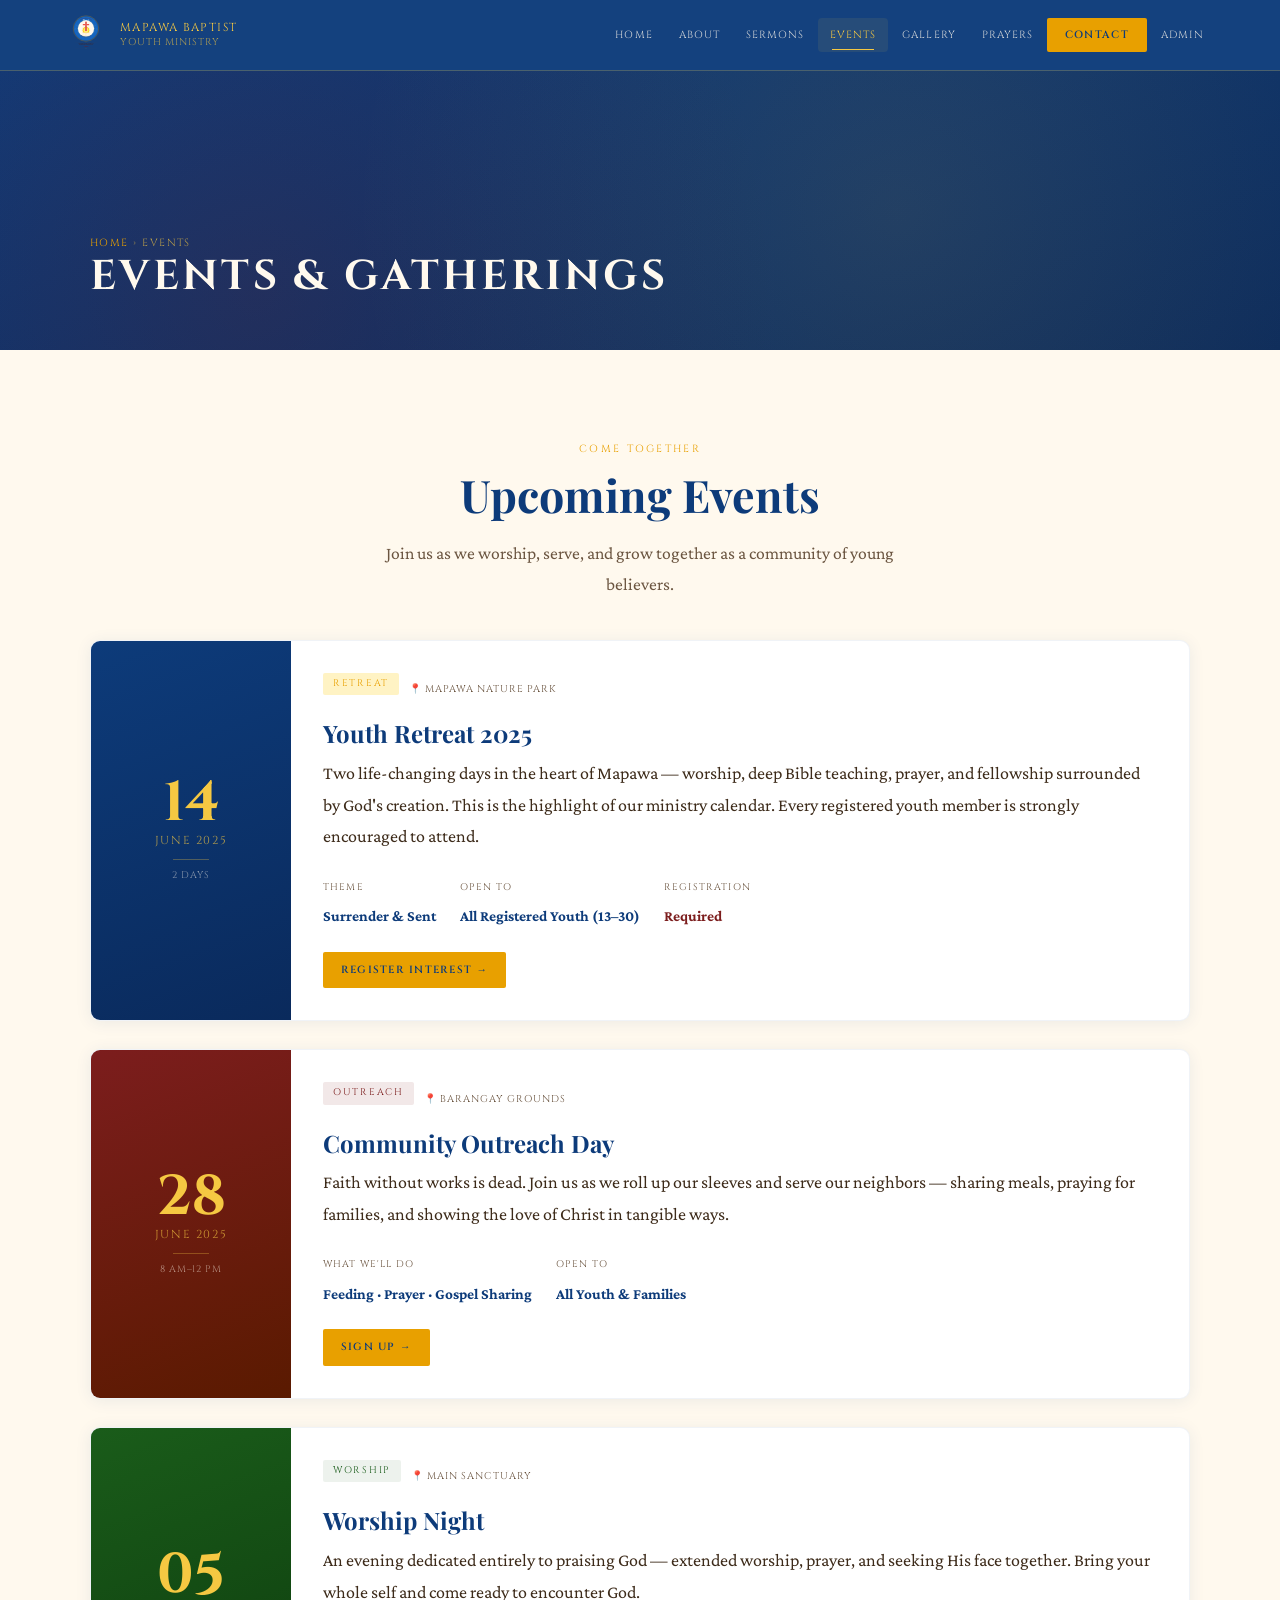
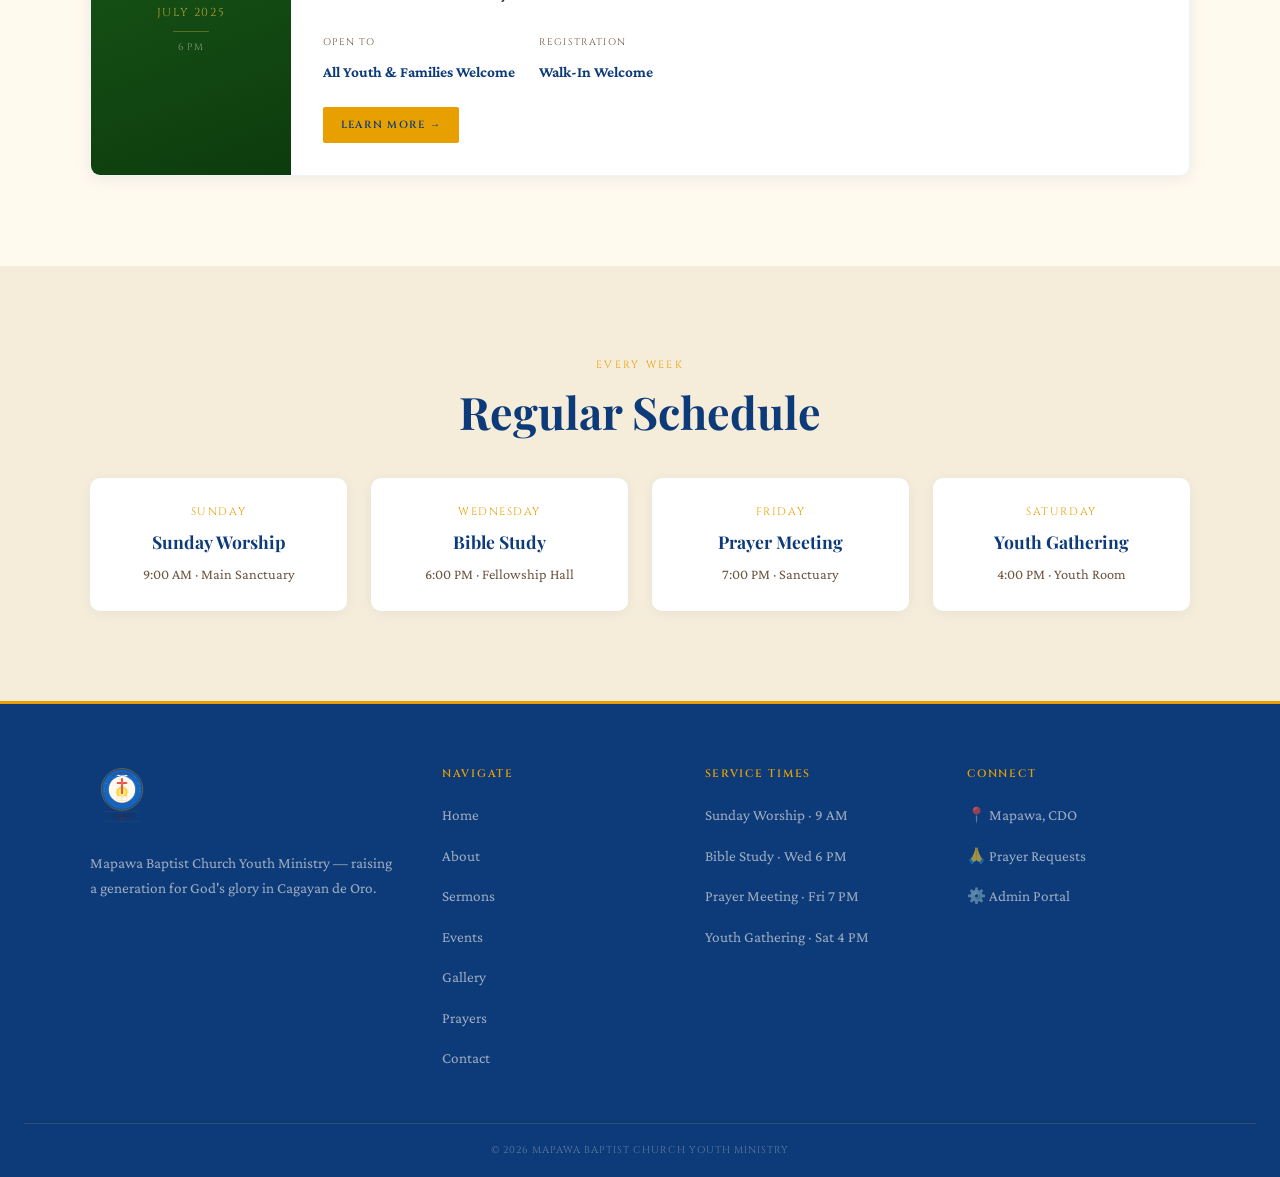
<file: events.html>
<!DOCTYPE html>
<html lang="en">
<head>
  <meta charset="UTF-8" />
  <meta name="viewport" content="width=device-width, initial-scale=1.0" />
  <meta name="theme-color" content="#0d3b7a" />
  <meta name="apple-mobile-web-app-capable" content="yes" />
  <title>Events — Mapawa Baptist Youth Ministry</title>
  <link rel="stylesheet" href="assets/css/main.css" />
  <link rel="stylesheet" href="assets/css/responsive.css" />
  <link rel="icon" type="image/svg+xml" href="assets/images/logo.svg" />
</head>
<body>

<header class="site-header">
  <div class="nav-inner">
    <a href="index.html" class="nav-brand">
      <img src="assets/images/logo.svg" alt="MBC Logo" class="nav-logo" />
      <div class="nav-name">Mapawa Baptist<span>Youth Ministry</span></div>
    </a>
    <nav class="nav-links">
      <a href="index.html">Home</a>
      <a href="about.html">About</a>
      <a href="services.html">Sermons</a>
      <a href="events.html">Events</a>
      <a href="gallery.html">Gallery</a>
      <a href="prayers.html">Prayers</a>
      <a href="contact.html" class="nav-cta">Contact</a>
      <a href="admin/login.php">Admin</a>
    </nav>
    <button class="nav-toggle" aria-label="Menu">
      <span></span><span></span><span></span>
    </button>
  </div>
</header>

<div class="page-banner">
  <div class="page-banner-content">
    <div class="breadcrumb"><a href="index.html">Home</a> › Events</div>
    <h1>Events & Gatherings</h1>
  </div>
</div>

<section class="section">
  <div class="container">
    <div class="text-center mb-40 fade-in">
      <div class="section-label">Come Together</div>
      <h2 class="section-title">Upcoming Events</h2>
      <p class="section-sub gap-center" style="margin:0 auto;">Join us as we worship, serve, and grow together as a community of young believers.</p>
    </div>

    <div style="display:flex;flex-direction:column;gap:28px;" class="fade-in">

      <!-- Event: Youth Retreat -->
      <div class="layout-event-row">
        <div class="event-date-block" style="background:linear-gradient(160deg,var(--blue-deep),#0a2a5c)">
          <div style="font-family:var(--font-display);font-size:3.5rem;font-weight:700;color:var(--gold-bright);line-height:1;">14</div>
          <div style="font-family:var(--font-display);font-size:0.72rem;letter-spacing:0.14em;text-transform:uppercase;color:rgba(245,200,66,0.7);">June 2025</div>
          <div style="width:36px;height:1px;background:rgba(245,200,66,0.3);margin:8px 0;"></div>
          <div style="font-family:var(--font-display);font-size:0.6rem;letter-spacing:0.1em;text-transform:uppercase;color:rgba(255,249,238,0.5);">2 Days</div>
        </div>
        <div style="padding:32px;">
          <div style="display:flex;gap:10px;align-items:center;flex-wrap:wrap;margin-bottom:12px;">
            <span class="card-tag">Retreat</span>
            <span style="font-family:var(--font-display);font-size:0.62rem;letter-spacing:0.1em;text-transform:uppercase;color:var(--text-light);">📍 Mapawa Nature Park</span>
          </div>
          <h3 style="font-family:var(--font-serif);font-size:1.5rem;font-weight:700;color:var(--blue-deep);margin-bottom:10px;">Youth Retreat 2025</h3>
          <p style="color:var(--text-mid);margin-bottom:16px;">Two life-changing days in the heart of Mapawa — worship, deep Bible teaching, prayer, and fellowship surrounded by God's creation. This is the highlight of our ministry calendar. Every registered youth member is strongly encouraged to attend.</p>
          <div style="display:flex;gap:24px;flex-wrap:wrap;margin-bottom:20px;">
            <div><span style="font-family:var(--font-display);font-size:0.6rem;letter-spacing:0.12em;text-transform:uppercase;color:var(--text-light);">Theme</span><br><strong style="font-size:0.95rem;color:var(--blue-deep);">Surrender &amp; Sent</strong></div>
            <div><span style="font-family:var(--font-display);font-size:0.6rem;letter-spacing:0.12em;text-transform:uppercase;color:var(--text-light);">Open To</span><br><strong style="font-size:0.95rem;color:var(--blue-deep);">All Registered Youth (13–30)</strong></div>
            <div><span style="font-family:var(--font-display);font-size:0.6rem;letter-spacing:0.12em;text-transform:uppercase;color:var(--text-light);">Registration</span><br><strong style="font-size:0.95rem;color:var(--burgundy);">Required</strong></div>
          </div>
          <a href="contact.html" class="btn btn-gold btn-sm">Register Interest →</a>
        </div>
      </div>

      <!-- Event: Outreach Day -->
      <div class="layout-event-row">
        <div class="event-date-block" style="background:linear-gradient(160deg,var(--burgundy),var(--burgundy-dk))">
          <div style="font-family:var(--font-display);font-size:3.5rem;font-weight:700;color:var(--gold-bright);line-height:1;">28</div>
          <div style="font-family:var(--font-display);font-size:0.72rem;letter-spacing:0.14em;text-transform:uppercase;color:rgba(245,200,66,0.7);">June 2025</div>
          <div style="width:36px;height:1px;background:rgba(245,200,66,0.3);margin:8px 0;"></div>
          <div style="font-family:var(--font-display);font-size:0.6rem;letter-spacing:0.1em;text-transform:uppercase;color:rgba(255,249,238,0.5);">8 AM–12 PM</div>
        </div>
        <div style="padding:32px;">
          <div style="display:flex;gap:10px;align-items:center;flex-wrap:wrap;margin-bottom:12px;">
            <span class="card-tag" style="background:rgba(124,29,29,0.1);color:var(--burgundy);">Outreach</span>
            <span style="font-family:var(--font-display);font-size:0.62rem;letter-spacing:0.1em;text-transform:uppercase;color:var(--text-light);">📍 Barangay Grounds</span>
          </div>
          <h3 style="font-family:var(--font-serif);font-size:1.5rem;font-weight:700;color:var(--blue-deep);margin-bottom:10px;">Community Outreach Day</h3>
          <p style="color:var(--text-mid);margin-bottom:16px;">Faith without works is dead. Join us as we roll up our sleeves and serve our neighbors — sharing meals, praying for families, and showing the love of Christ in tangible ways.</p>
          <div style="display:flex;gap:24px;flex-wrap:wrap;margin-bottom:20px;">
            <div><span style="font-family:var(--font-display);font-size:0.6rem;letter-spacing:0.12em;text-transform:uppercase;color:var(--text-light);">What We'll Do</span><br><strong style="font-size:0.95rem;color:var(--blue-deep);">Feeding · Prayer · Gospel Sharing</strong></div>
            <div><span style="font-family:var(--font-display);font-size:0.6rem;letter-spacing:0.12em;text-transform:uppercase;color:var(--text-light);">Open To</span><br><strong style="font-size:0.95rem;color:var(--blue-deep);">All Youth &amp; Families</strong></div>
          </div>
          <a href="contact.html" class="btn btn-gold btn-sm">Sign Up →</a>
        </div>
      </div>

      <!-- Event: Worship Night -->
      <div class="layout-event-row">
        <div class="event-date-block" style="background:linear-gradient(160deg,#1a5c1a,#0d3b0d)">
          <div style="font-family:var(--font-display);font-size:3.5rem;font-weight:700;color:var(--gold-bright);line-height:1;">05</div>
          <div style="font-family:var(--font-display);font-size:0.72rem;letter-spacing:0.14em;text-transform:uppercase;color:rgba(245,200,66,0.7);">July 2025</div>
          <div style="width:36px;height:1px;background:rgba(245,200,66,0.3);margin:8px 0;"></div>
          <div style="font-family:var(--font-display);font-size:0.6rem;letter-spacing:0.1em;text-transform:uppercase;color:rgba(255,249,238,0.5);">6 PM</div>
        </div>
        <div style="padding:32px;">
          <div style="display:flex;gap:10px;align-items:center;flex-wrap:wrap;margin-bottom:12px;">
            <span class="card-tag" style="background:rgba(26,92,26,0.08);color:#1a5c1a;">Worship</span>
            <span style="font-family:var(--font-display);font-size:0.62rem;letter-spacing:0.1em;text-transform:uppercase;color:var(--text-light);">📍 Main Sanctuary</span>
          </div>
          <h3 style="font-family:var(--font-serif);font-size:1.5rem;font-weight:700;color:var(--blue-deep);margin-bottom:10px;">Worship Night</h3>
          <p style="color:var(--text-mid);margin-bottom:16px;">An evening dedicated entirely to praising God — extended worship, prayer, and seeking His face together. Bring your whole self and come ready to encounter God.</p>
          <div style="display:flex;gap:24px;flex-wrap:wrap;margin-bottom:20px;">
            <div><span style="font-family:var(--font-display);font-size:0.6rem;letter-spacing:0.12em;text-transform:uppercase;color:var(--text-light);">Open To</span><br><strong style="font-size:0.95rem;color:var(--blue-deep);">All Youth &amp; Families Welcome</strong></div>
            <div><span style="font-family:var(--font-display);font-size:0.6rem;letter-spacing:0.12em;text-transform:uppercase;color:var(--text-light);">Registration</span><br><strong style="font-size:0.95rem;color:var(--blue-deep);">Walk-In Welcome</strong></div>
          </div>
          <a href="contact.html" class="btn btn-gold btn-sm">Learn More →</a>
        </div>
      </div>

    </div>
  </div>
</section>

<!-- Weekly Schedule -->
<section class="section band-cream">
  <div class="container">
    <div class="text-center mb-40 fade-in">
      <div class="section-label">Every Week</div>
      <h2 class="section-title">Regular Schedule</h2>
    </div>
    <div class="grid-4 fade-in">
      <div style="background:var(--white);border-radius:var(--radius-lg);padding:24px;text-align:center;box-shadow:0 2px 12px rgba(13,59,122,0.06);">
        <div style="font-family:var(--font-display);font-size:0.68rem;letter-spacing:0.14em;text-transform:uppercase;color:var(--gold-rich);margin-bottom:6px;">Sunday</div>
        <div style="font-family:var(--font-serif);font-size:1.1rem;font-weight:700;color:var(--blue-deep);margin-bottom:4px;">Sunday Worship</div>
        <div style="font-size:0.9rem;color:var(--text-light);">9:00 AM · Main Sanctuary</div>
      </div>
      <div style="background:var(--white);border-radius:var(--radius-lg);padding:24px;text-align:center;box-shadow:0 2px 12px rgba(13,59,122,0.06);">
        <div style="font-family:var(--font-display);font-size:0.68rem;letter-spacing:0.14em;text-transform:uppercase;color:var(--gold-rich);margin-bottom:6px;">Wednesday</div>
        <div style="font-family:var(--font-serif);font-size:1.1rem;font-weight:700;color:var(--blue-deep);margin-bottom:4px;">Bible Study</div>
        <div style="font-size:0.9rem;color:var(--text-light);">6:00 PM · Fellowship Hall</div>
      </div>
      <div style="background:var(--white);border-radius:var(--radius-lg);padding:24px;text-align:center;box-shadow:0 2px 12px rgba(13,59,122,0.06);">
        <div style="font-family:var(--font-display);font-size:0.68rem;letter-spacing:0.14em;text-transform:uppercase;color:var(--gold-rich);margin-bottom:6px;">Friday</div>
        <div style="font-family:var(--font-serif);font-size:1.1rem;font-weight:700;color:var(--blue-deep);margin-bottom:4px;">Prayer Meeting</div>
        <div style="font-size:0.9rem;color:var(--text-light);">7:00 PM · Sanctuary</div>
      </div>
      <div style="background:var(--white);border-radius:var(--radius-lg);padding:24px;text-align:center;box-shadow:0 2px 12px rgba(13,59,122,0.06);">
        <div style="font-family:var(--font-display);font-size:0.68rem;letter-spacing:0.14em;text-transform:uppercase;color:var(--gold-rich);margin-bottom:6px;">Saturday</div>
        <div style="font-family:var(--font-serif);font-size:1.1rem;font-weight:700;color:var(--blue-deep);margin-bottom:4px;">Youth Gathering</div>
        <div style="font-size:0.9rem;color:var(--text-light);">4:00 PM · Youth Room</div>
      </div>
    </div>
  </div>
</section>

<footer class="site-footer">
  <div class="footer-inner">
    <div class="footer-brand">
      <img src="assets/images/logo.svg" alt="MBC Logo" style="width:64px;margin-bottom:12px;" />
      <p>Mapawa Baptist Church Youth Ministry — raising a generation for God's glory in Cagayan de Oro.</p>
    </div>
    <div class="footer-col"><h4>Navigate</h4><ul>
      <li><a href="index.html">Home</a></li><li><a href="about.html">About</a></li>
      <li><a href="services.html">Sermons</a></li><li><a href="events.html">Events</a></li>
      <li><a href="gallery.html">Gallery</a></li><li><a href="prayers.html">Prayers</a></li>
      <li><a href="contact.html">Contact</a></li>
    </ul></div>
    <div class="footer-col"><h4>Service Times</h4><ul>
      <li><a href="#">Sunday Worship · 9 AM</a></li><li><a href="#">Bible Study · Wed 6 PM</a></li>
      <li><a href="#">Prayer Meeting · Fri 7 PM</a></li><li><a href="#">Youth Gathering · Sat 4 PM</a></li>
    </ul></div>
    <div class="footer-col"><h4>Connect</h4><ul>
      <li><a href="contact.html">📍 Mapawa, CDO</a></li>
      <li><a href="prayers.html">🙏 Prayer Requests</a></li>
      <li><a href="admin/login.php">⚙️ Admin Portal</a></li>
    </ul></div>
  </div>
  <div class="footer-bottom"><div class="container">© <span id="current-year"></span> Mapawa Baptist Church Youth Ministry</div></div>
</footer>
<script src="assets/js/main.js"></script>
</body>
</html>
</file>
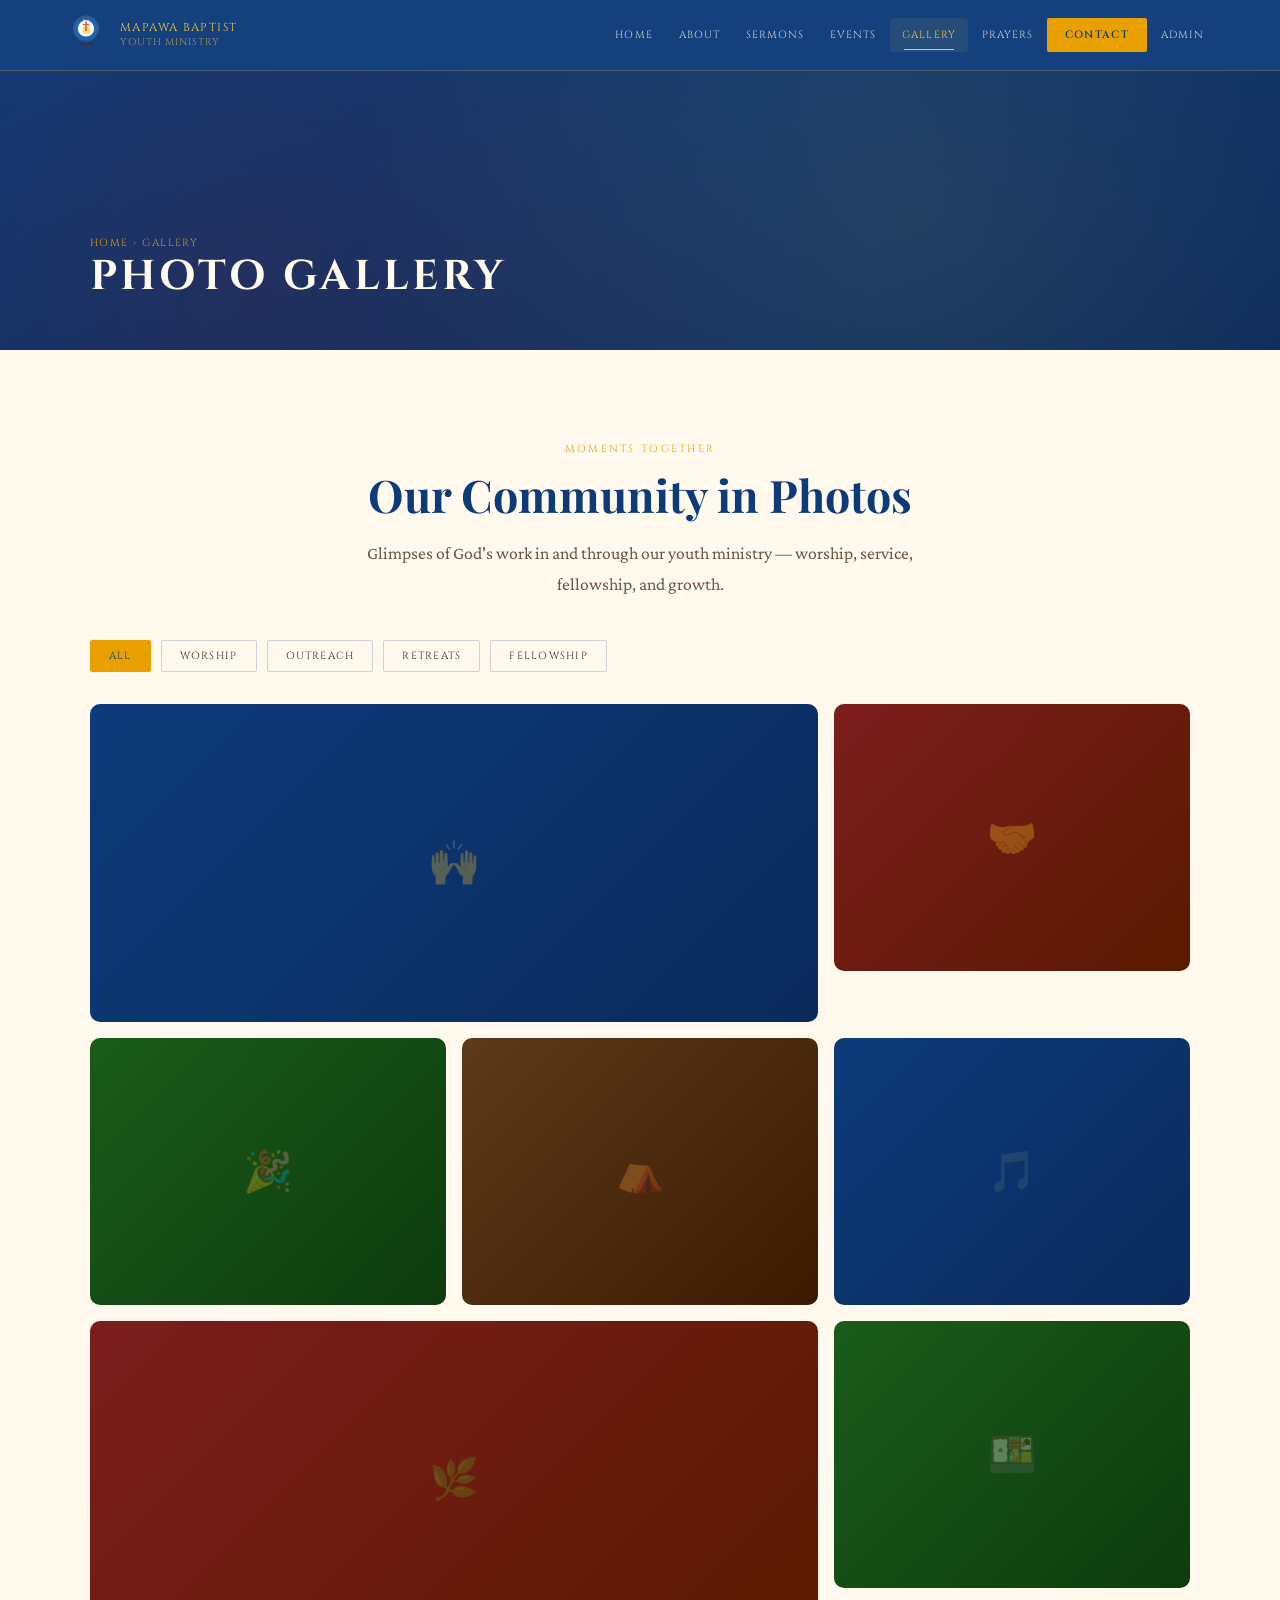
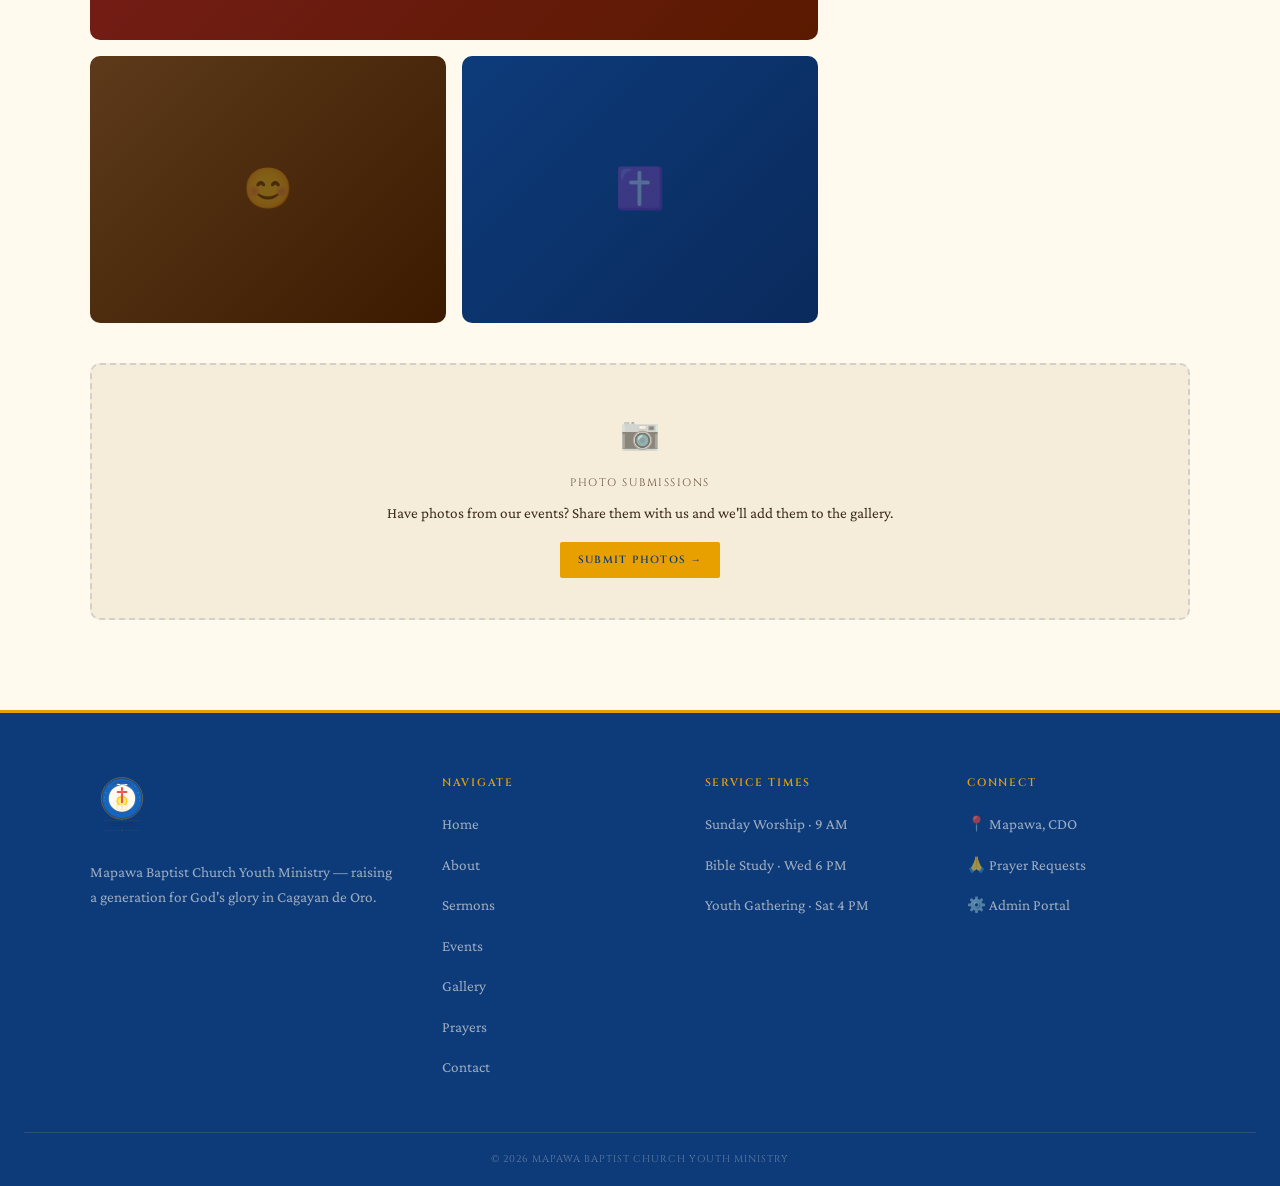
<file: gallery.html>
<!DOCTYPE html>
<html lang="en">
<head>
  <meta charset="UTF-8" />
  <meta name="viewport" content="width=device-width, initial-scale=1.0" />
  <meta name="theme-color" content="#0d3b7a" />
  <meta name="apple-mobile-web-app-capable" content="yes" />
  <title>Gallery — Mapawa Baptist Youth Ministry</title>
  <link rel="stylesheet" href="assets/css/main.css" />
  <link rel="stylesheet" href="assets/css/responsive.css" />
  <link rel="icon" type="image/svg+xml" href="assets/images/logo.svg" />
  <style>
    .gallery-grid {
      display: grid;
      grid-template-columns: repeat(3, 1fr);
      gap: 16px;
    }
    .gallery-item {
      border-radius: var(--radius-lg);
      overflow: hidden;
      position: relative;
      aspect-ratio: 4/3;
      cursor: pointer;
      background: linear-gradient(135deg, var(--blue-deep), #0a2a5c);
      display: flex;
      align-items: center;
      justify-content: center;
      transition: var(--transition);
    }
    .gallery-item:nth-child(4n+1) { background: linear-gradient(135deg,var(--blue-deep),#0a2a5c); }
    .gallery-item:nth-child(4n+2) { background: linear-gradient(135deg,var(--burgundy),var(--burgundy-dk)); }
    .gallery-item:nth-child(4n+3) { background: linear-gradient(135deg,#1a5c1a,#0d3b0d); }
    .gallery-item:nth-child(4n+4) { background: linear-gradient(135deg,#5c3a1a,#3b1a00); }
    .gallery-item:hover { transform: scale(1.02); box-shadow: var(--shadow-deep); }
    .gallery-item .overlay {
      position: absolute;
      inset: 0;
      background: rgba(0,0,0,0);
      transition: var(--transition);
      display: flex;
      align-items: flex-end;
      padding: 16px;
    }
    .gallery-item:hover .overlay { background: rgba(0,0,0,0.5); }
    .gallery-caption {
      font-family: var(--font-display);
      font-size: 0.62rem;
      letter-spacing: 0.12em;
      text-transform: uppercase;
      color: var(--cream);
      opacity: 0;
      transform: translateY(8px);
      transition: var(--transition);
    }
    .gallery-item:hover .gallery-caption { opacity: 1; transform: none; }
    .gallery-placeholder {
      font-size: 2.5rem;
      opacity: 0.3;
    }
    .gallery-item.featured { grid-column: span 2; aspect-ratio: 16/7; }
    @media (max-width: 680px) {
      .gallery-grid { grid-template-columns: repeat(2, 1fr); }
      .gallery-item.featured { grid-column: span 2; }
    }
  </style>
</head>
<body>

<header class="site-header">
  <div class="nav-inner">
    <a href="index.html" class="nav-brand">
      <img src="assets/images/logo.svg" alt="MBC Logo" class="nav-logo" />
      <div class="nav-name">Mapawa Baptist<span>Youth Ministry</span></div>
    </a>
    <nav class="nav-links">
      <a href="index.html">Home</a>
      <a href="about.html">About</a>
      <a href="services.html">Sermons</a>
      <a href="events.html">Events</a>
      <a href="gallery.html">Gallery</a>
      <a href="prayers.html">Prayers</a>
      <a href="contact.html" class="nav-cta">Contact</a>
      <a href="admin/login.php">Admin</a>
    </nav>
    <button class="nav-toggle" aria-label="Menu">
      <span></span><span></span><span></span>
    </button>
  </div>
</header>

<div class="page-banner">
  <div class="page-banner-content">
    <div class="breadcrumb"><a href="index.html">Home</a> › Gallery</div>
    <h1>Photo Gallery</h1>
  </div>
</div>

<section class="section">
  <div class="container">
    <div class="text-center mb-40 fade-in">
      <div class="section-label">Moments Together</div>
      <h2 class="section-title">Our Community in Photos</h2>
      <p class="section-sub gap-center" style="margin:0 auto;">Glimpses of God's work in and through our youth ministry — worship, service, fellowship, and growth.</p>
    </div>

    <!-- Category Tabs -->
    <div class="filter-row fade-in">
      <button onclick="showCategory('all')" id="cat-all" class="gallery-cat active-cat">All</button>
      <button onclick="showCategory('worship')" id="cat-worship" class="gallery-cat">Worship</button>
      <button onclick="showCategory('outreach')" id="cat-outreach" class="gallery-cat">Outreach</button>
      <button onclick="showCategory('retreat')" id="cat-retreat" class="gallery-cat">Retreats</button>
      <button onclick="showCategory('fellowship')" id="cat-fellowship" class="gallery-cat">Fellowship</button>
    </div>

    <div class="gallery-grid fade-in" id="gallery">
      <div class="gallery-item featured" data-cat="worship">
        <div class="gallery-placeholder">🙌</div>
        <div class="overlay"><span class="gallery-caption">Sunday Worship Service</span></div>
      </div>
      <div class="gallery-item" data-cat="outreach">
        <div class="gallery-placeholder">🤝</div>
        <div class="overlay"><span class="gallery-caption">Community Outreach</span></div>
      </div>
      <div class="gallery-item" data-cat="fellowship">
        <div class="gallery-placeholder">🎉</div>
        <div class="overlay"><span class="gallery-caption">Youth Fellowship Night</span></div>
      </div>
      <div class="gallery-item" data-cat="retreat">
        <div class="gallery-placeholder">⛺</div>
        <div class="overlay"><span class="gallery-caption">Youth Retreat 2024</span></div>
      </div>
      <div class="gallery-item" data-cat="worship">
        <div class="gallery-placeholder">🎵</div>
        <div class="overlay"><span class="gallery-caption">Praise &amp; Worship</span></div>
      </div>
      <div class="gallery-item featured" data-cat="retreat">
        <div class="gallery-placeholder">🌿</div>
        <div class="overlay"><span class="gallery-caption">Mapawa Nature Park Retreat</span></div>
      </div>
      <div class="gallery-item" data-cat="outreach">
        <div class="gallery-placeholder">🍱</div>
        <div class="overlay"><span class="gallery-caption">Feeding Program</span></div>
      </div>
      <div class="gallery-item" data-cat="fellowship">
        <div class="gallery-placeholder">😊</div>
        <div class="overlay"><span class="gallery-caption">Small Group Time</span></div>
      </div>
      <div class="gallery-item" data-cat="worship">
        <div class="gallery-placeholder">✝️</div>
        <div class="overlay"><span class="gallery-caption">Worship Night</span></div>
      </div>
    </div>

    <!-- Upload prompt -->
    <div style="text-align:center;margin-top:40px;padding:40px;background:var(--cream-dark);border-radius:var(--radius-lg);border:2px dashed rgba(13,59,122,0.15);" class="fade-in">
      <div style="font-size:2rem;margin-bottom:12px;opacity:0.5;">📷</div>
      <div style="font-family:var(--font-display);font-size:0.68rem;letter-spacing:0.14em;text-transform:uppercase;color:var(--text-light);margin-bottom:8px;">Photo Submissions</div>
      <p style="font-size:0.95rem;color:var(--text-mid);margin-bottom:16px;">Have photos from our events? Share them with us and we'll add them to the gallery.</p>
      <a href="contact.html" class="btn btn-gold btn-sm">Submit Photos →</a>
    </div>

  </div>
</section>

<footer class="site-footer">
  <div class="footer-inner">
    <div class="footer-brand">
      <img src="assets/images/logo.svg" alt="MBC Logo" style="width:64px;margin-bottom:12px;" />
      <p>Mapawa Baptist Church Youth Ministry — raising a generation for God's glory in Cagayan de Oro.</p>
    </div>
    <div class="footer-col"><h4>Navigate</h4><ul>
      <li><a href="index.html">Home</a></li><li><a href="about.html">About</a></li>
      <li><a href="services.html">Sermons</a></li><li><a href="events.html">Events</a></li>
      <li><a href="gallery.html">Gallery</a></li><li><a href="prayers.html">Prayers</a></li>
      <li><a href="contact.html">Contact</a></li>
    </ul></div>
    <div class="footer-col"><h4>Service Times</h4><ul>
      <li><a href="#">Sunday Worship · 9 AM</a></li><li><a href="#">Bible Study · Wed 6 PM</a></li>
      <li><a href="#">Youth Gathering · Sat 4 PM</a></li>
    </ul></div>
    <div class="footer-col"><h4>Connect</h4><ul>
      <li><a href="contact.html">📍 Mapawa, CDO</a></li>
      <li><a href="prayers.html">🙏 Prayer Requests</a></li>
      <li><a href="admin/login.php">⚙️ Admin Portal</a></li>
    </ul></div>
  </div>
  <div class="footer-bottom"><div class="container">© <span id="current-year"></span> Mapawa Baptist Church Youth Ministry</div></div>
</footer>

<script src="assets/js/main.js"></script>
<script>
function showCategory(cat) {
  document.querySelectorAll('.gallery-cat').forEach(b => b.classList.remove('active-cat'));
  document.getElementById('cat-' + cat).classList.add('active-cat');
  document.querySelectorAll('.gallery-item').forEach(item => {
    item.style.display = (cat === 'all' || item.dataset.cat === cat) ? '' : 'none';
  });
}
</script>
</body>
</html>
</file>
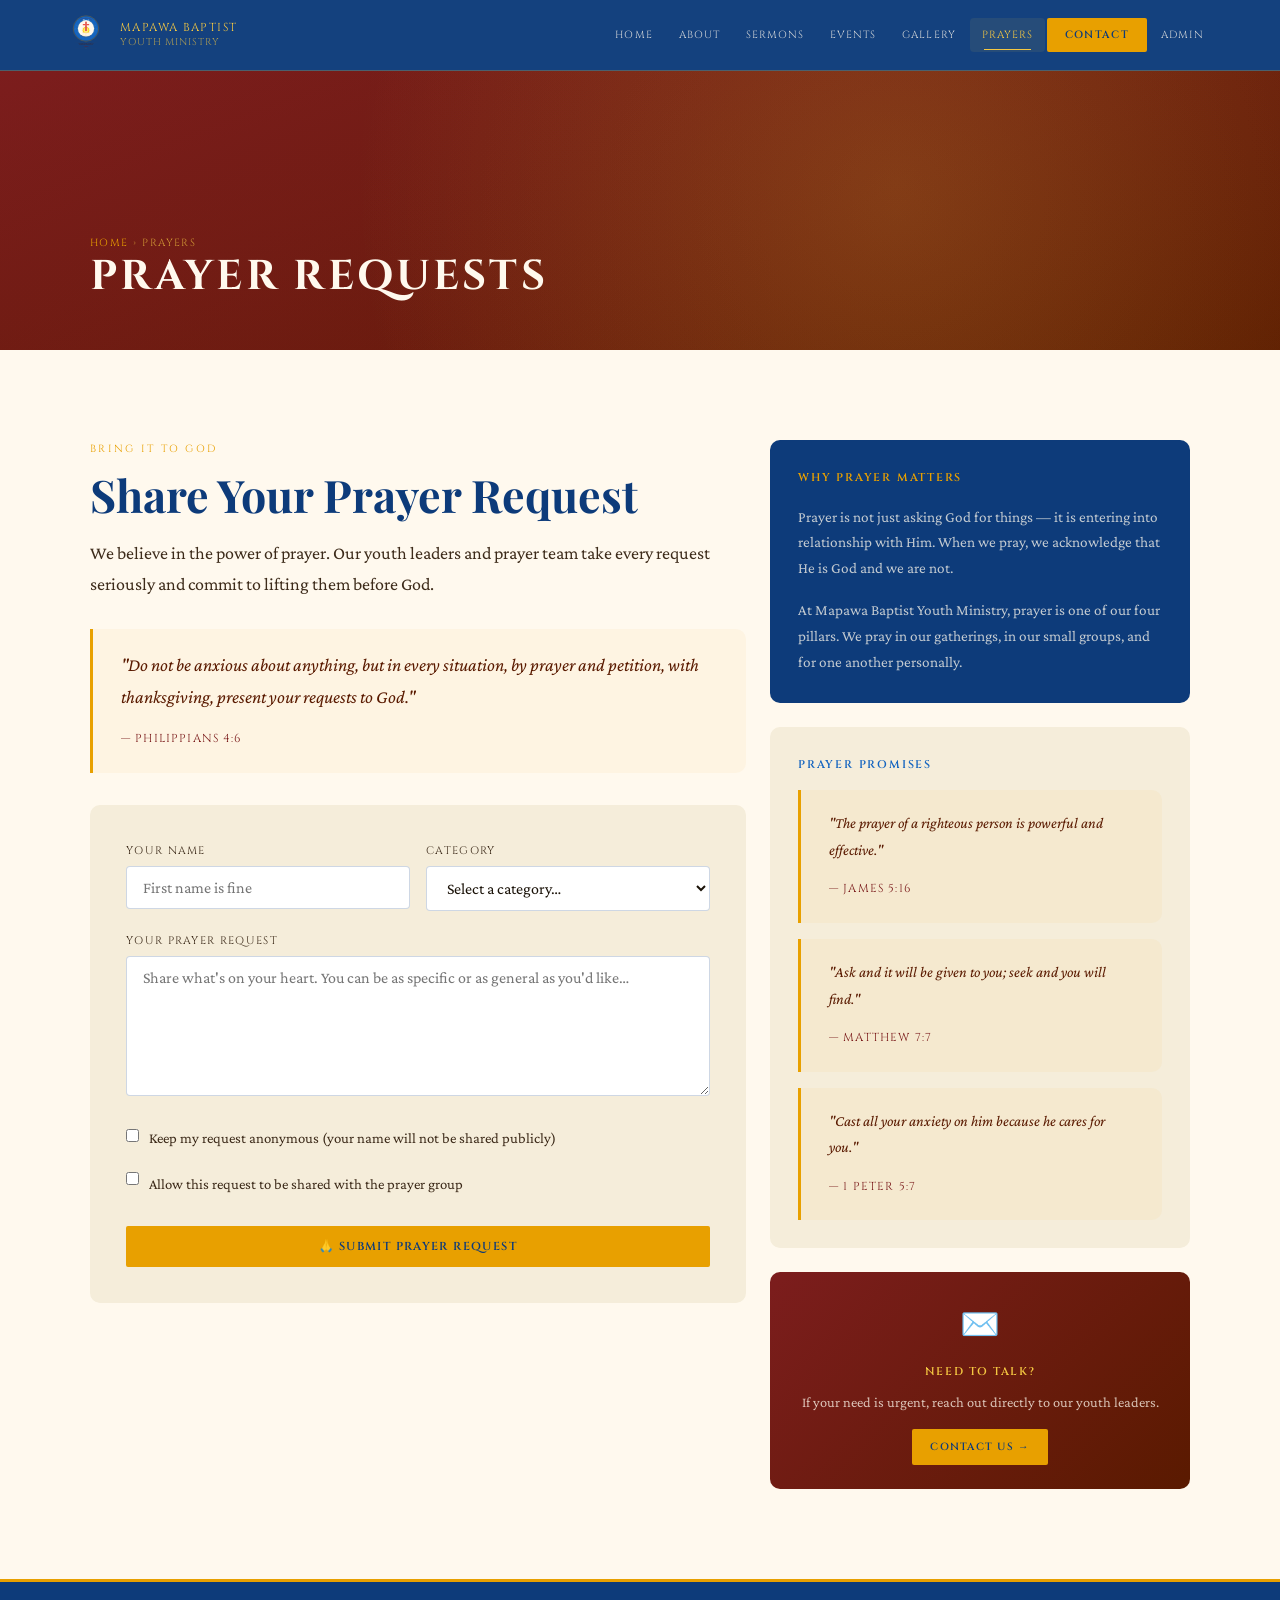
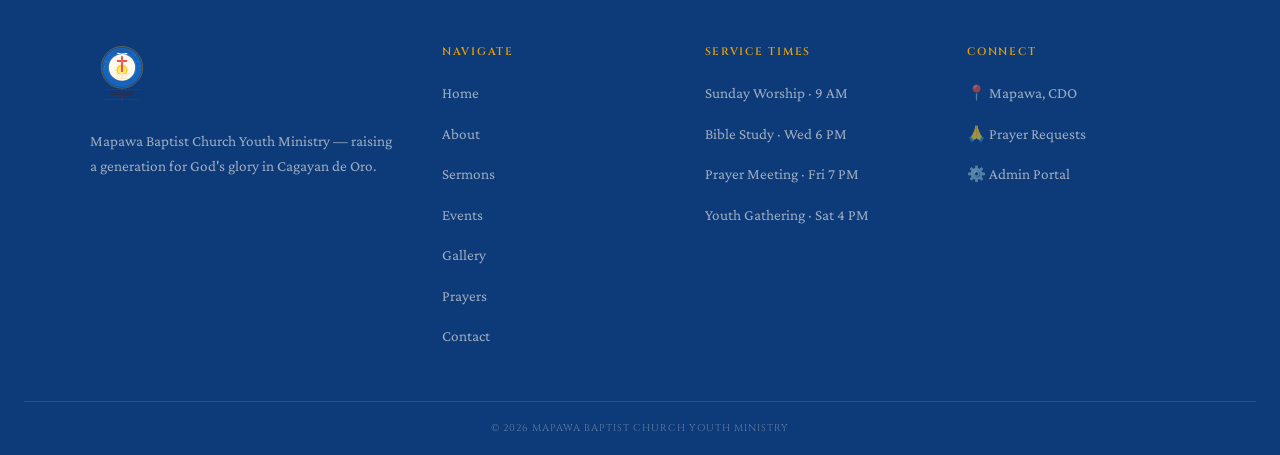
<file: prayers.html>
<!DOCTYPE html>
<html lang="en">
<head>
  <meta charset="UTF-8" />
  <meta name="viewport" content="width=device-width, initial-scale=1.0" />
  <meta name="theme-color" content="#0d3b7a" />
  <meta name="apple-mobile-web-app-capable" content="yes" />
  <title>Prayer Requests — Mapawa Baptist Youth Ministry</title>
  <link rel="stylesheet" href="assets/css/main.css" />
  <link rel="stylesheet" href="assets/css/responsive.css" />
  <link rel="icon" type="image/svg+xml" href="assets/images/logo.svg" />
</head>
<body>

<header class="site-header">
  <div class="nav-inner">
    <a href="index.html" class="nav-brand">
      <img src="assets/images/logo.svg" alt="MBC Logo" class="nav-logo" />
      <div class="nav-name">Mapawa Baptist<span>Youth Ministry</span></div>
    </a>
    <nav class="nav-links">
      <a href="index.html">Home</a>
      <a href="about.html">About</a>
      <a href="services.html">Sermons</a>
      <a href="events.html">Events</a>
      <a href="gallery.html">Gallery</a>
      <a href="prayers.html">Prayers</a>
      <a href="contact.html" class="nav-cta">Contact</a>
      <a href="admin/login.php">Admin</a>
    </nav>
    <button class="nav-toggle" aria-label="Menu">
      <span></span><span></span><span></span>
    </button>
  </div>
</header>

<div class="page-banner" style="background:linear-gradient(160deg,var(--burgundy) 0%,var(--burgundy-dk) 100%);">
  <div style="position:absolute;inset:0;background:radial-gradient(circle at 70% 40%,rgba(245,200,66,0.1) 0%,transparent 60%);"></div>
  <div class="page-banner-content">
    <div class="breadcrumb"><a href="index.html">Home</a> › Prayers</div>
    <h1>Prayer Requests</h1>
  </div>
</div>

<section class="section">
  <div class="container">
    <div class="layout-content-sidebar-420">

      <!-- Form -->
      <div class="fade-in">
        <div class="section-label">Bring It to God</div>
        <h2 class="section-title">Share Your Prayer Request</h2>
        <p style="color:var(--text-mid);margin-bottom:10px;">
          We believe in the power of prayer. Our youth leaders and prayer team take every request seriously and commit to lifting them before God.
        </p>
        <div class="scripture-block" style="margin-bottom:32px;">
          <p>"Do not be anxious about anything, but in every situation, by prayer and petition, with thanksgiving, present your requests to God."</p>
          <cite>— Philippians 4:6</cite>
        </div>

        <form id="prayer-form" style="background:var(--cream-dark);border-radius:var(--radius-lg);padding:36px;">
          <div class="grid-2" style="gap:16px;">
            <div class="form-group">
              <label class="form-label" for="pray-name">Your Name</label>
              <input type="text" id="pray-name" class="form-control" placeholder="First name is fine" />
            </div>
            <div class="form-group">
              <label class="form-label" for="pray-category">Category</label>
              <select id="pray-category" class="form-control">
                <option value="">Select a category…</option>
                <option>Health &amp; Healing</option>
                <option>Family</option>
                <option>School &amp; Career</option>
                <option>Salvation of Someone</option>
                <option>Personal Growth</option>
                <option>Relationship</option>
                <option>Guidance &amp; Direction</option>
                <option>Praise &amp; Thanksgiving</option>
                <option>Other</option>
              </select>
            </div>
          </div>
          <div class="form-group">
            <label class="form-label" for="pray-request">Your Prayer Request</label>
            <textarea id="pray-request" class="form-control" style="min-height:140px;" placeholder="Share what's on your heart. You can be as specific or as general as you'd like…"></textarea>
          </div>
          <div class="form-group">
            <label style="display:flex;align-items:flex-start;gap:10px;cursor:pointer;font-size:0.92rem;color:var(--text-mid);">
              <input type="checkbox" id="pray-anonymous" style="margin-top:3px;" />
              Keep my request anonymous (your name will not be shared publicly)
            </label>
          </div>
          <div class="form-group">
            <label style="display:flex;align-items:flex-start;gap:10px;cursor:pointer;font-size:0.92rem;color:var(--text-mid);">
              <input type="checkbox" id="pray-public" />
              Allow this request to be shared with the prayer group
            </label>
          </div>
          <button type="submit" class="btn btn-gold" style="width:100%;justify-content:center;margin-top:8px;" onclick="handlePrayerSubmit(event)">
            🙏 Submit Prayer Request
          </button>
        </form>

        <div id="prayer-success" style="display:none;background:linear-gradient(135deg,#1a5c1a,#0d3b0d);border-radius:var(--radius-lg);padding:40px;text-align:center;margin-top:20px;">
          <div style="font-size:2.5rem;margin-bottom:12px;">🙏</div>
          <h3 style="font-family:var(--font-serif);font-size:1.4rem;font-weight:700;color:var(--cream);margin-bottom:10px;">Your Request Has Been Received</h3>
          <p style="font-size:0.98rem;color:rgba(255,249,238,0.8);">Thank you for trusting us with your prayer. Our team will be lifting you before God. Remember — He hears every prayer.</p>
        </div>
      </div>

      <!-- Sidebar -->
      <div style="display:flex;flex-direction:column;gap:24px;" class="fade-in">
        <div style="background:var(--blue-deep);border-radius:var(--radius-lg);padding:28px;">
          <h4 style="font-family:var(--font-display);font-size:0.7rem;letter-spacing:0.16em;text-transform:uppercase;color:var(--gold-rich);margin-bottom:16px;">Why Prayer Matters</h4>
          <p style="font-size:0.95rem;color:rgba(255,249,238,0.75);line-height:1.7;margin-bottom:16px;">Prayer is not just asking God for things — it is entering into relationship with Him. When we pray, we acknowledge that He is God and we are not.</p>
          <p style="font-size:0.95rem;color:rgba(255,249,238,0.75);line-height:1.7;">At Mapawa Baptist Youth Ministry, prayer is one of our four pillars. We pray in our gatherings, in our small groups, and for one another personally.</p>
        </div>

        <div style="background:var(--cream-dark);border-radius:var(--radius-lg);padding:28px;">
          <h4 style="font-family:var(--font-display);font-size:0.7rem;letter-spacing:0.16em;text-transform:uppercase;color:var(--blue-mid);margin-bottom:16px;">Prayer Promises</h4>
          <div style="display:flex;flex-direction:column;gap:16px;">
            <div class="scripture-block" style="margin:0;">
              <p style="font-size:0.95rem;">"The prayer of a righteous person is powerful and effective."</p>
              <cite>— James 5:16</cite>
            </div>
            <div class="scripture-block" style="margin:0;">
              <p style="font-size:0.95rem;">"Ask and it will be given to you; seek and you will find."</p>
              <cite>— Matthew 7:7</cite>
            </div>
            <div class="scripture-block" style="margin:0;">
              <p style="font-size:0.95rem;">"Cast all your anxiety on him because he cares for you."</p>
              <cite>— 1 Peter 5:7</cite>
            </div>
          </div>
        </div>

        <div style="background:linear-gradient(135deg,var(--burgundy),var(--burgundy-dk));border-radius:var(--radius-lg);padding:24px;text-align:center;">
          <div style="font-size:2rem;margin-bottom:10px;">✉️</div>
          <h4 style="font-family:var(--font-display);font-size:0.7rem;letter-spacing:0.14em;text-transform:uppercase;color:var(--gold-bright);margin-bottom:8px;">Need to talk?</h4>
          <p style="font-size:0.9rem;color:rgba(255,249,238,0.75);margin-bottom:14px;">If your need is urgent, reach out directly to our youth leaders.</p>
          <a href="contact.html" class="btn btn-gold btn-sm">Contact Us →</a>
        </div>
      </div>

    </div>
  </div>
</section>

<footer class="site-footer">
  <div class="footer-inner">
    <div class="footer-brand">
      <img src="assets/images/logo.svg" alt="MBC Logo" style="width:64px;margin-bottom:12px;" />
      <p>Mapawa Baptist Church Youth Ministry — raising a generation for God's glory in Cagayan de Oro.</p>
    </div>
    <div class="footer-col"><h4>Navigate</h4><ul>
      <li><a href="index.html">Home</a></li><li><a href="about.html">About</a></li>
      <li><a href="services.html">Sermons</a></li><li><a href="events.html">Events</a></li>
      <li><a href="gallery.html">Gallery</a></li><li><a href="prayers.html">Prayers</a></li>
      <li><a href="contact.html">Contact</a></li>
    </ul></div>
    <div class="footer-col"><h4>Service Times</h4><ul>
      <li><a href="#">Sunday Worship · 9 AM</a></li><li><a href="#">Bible Study · Wed 6 PM</a></li>
      <li><a href="#">Prayer Meeting · Fri 7 PM</a></li><li><a href="#">Youth Gathering · Sat 4 PM</a></li>
    </ul></div>
    <div class="footer-col"><h4>Connect</h4><ul>
      <li><a href="contact.html">📍 Mapawa, CDO</a></li>
      <li><a href="prayers.html">🙏 Prayer Requests</a></li>
      <li><a href="admin/login.php">⚙️ Admin Portal</a></li>
    </ul></div>
  </div>
  <div class="footer-bottom"><div class="container">© <span id="current-year"></span> Mapawa Baptist Church Youth Ministry</div></div>
</footer>

<script src="assets/js/main.js"></script>
<script>
async function handlePrayerSubmit(e) {
  e.preventDefault();
  const request = document.getElementById('pray-request').value.trim();
  if (!request) { alert('Please share your prayer request before submitting.'); return; }

  const btn = e.target;
  btn.disabled = true;
  btn.textContent = 'Submitting…';

  const body = new FormData();
  body.append('name',         document.getElementById('pray-name').value.trim());
  body.append('category',     document.getElementById('pray-category').value);
  body.append('request',      request);
  body.append('is_anonymous', document.getElementById('pray-anonymous').checked ? '1' : '');
  body.append('is_public',    document.getElementById('pray-public').checked    ? '1' : '');

  try {
    const res  = await fetch('api/submit-prayer.php', { method: 'POST', body });
    const data = await res.json();
    if (data.success) {
      document.getElementById('prayer-form').style.display = 'none';
      document.getElementById('prayer-success').style.display = 'block';
      document.getElementById('prayer-success').scrollIntoView({ behavior: 'smooth', block: 'center' });
    } else {
      alert(data.message || 'Something went wrong. Please try again.');
      btn.disabled = false;
      btn.textContent = '🙏 Submit Prayer Request';
    }
  } catch (err) {
    alert('Network error. Please check your connection and try again.');
    btn.disabled = false;
    btn.textContent = '🙏 Submit Prayer Request';
  }
}
</script>
</body>
</html>
</file>
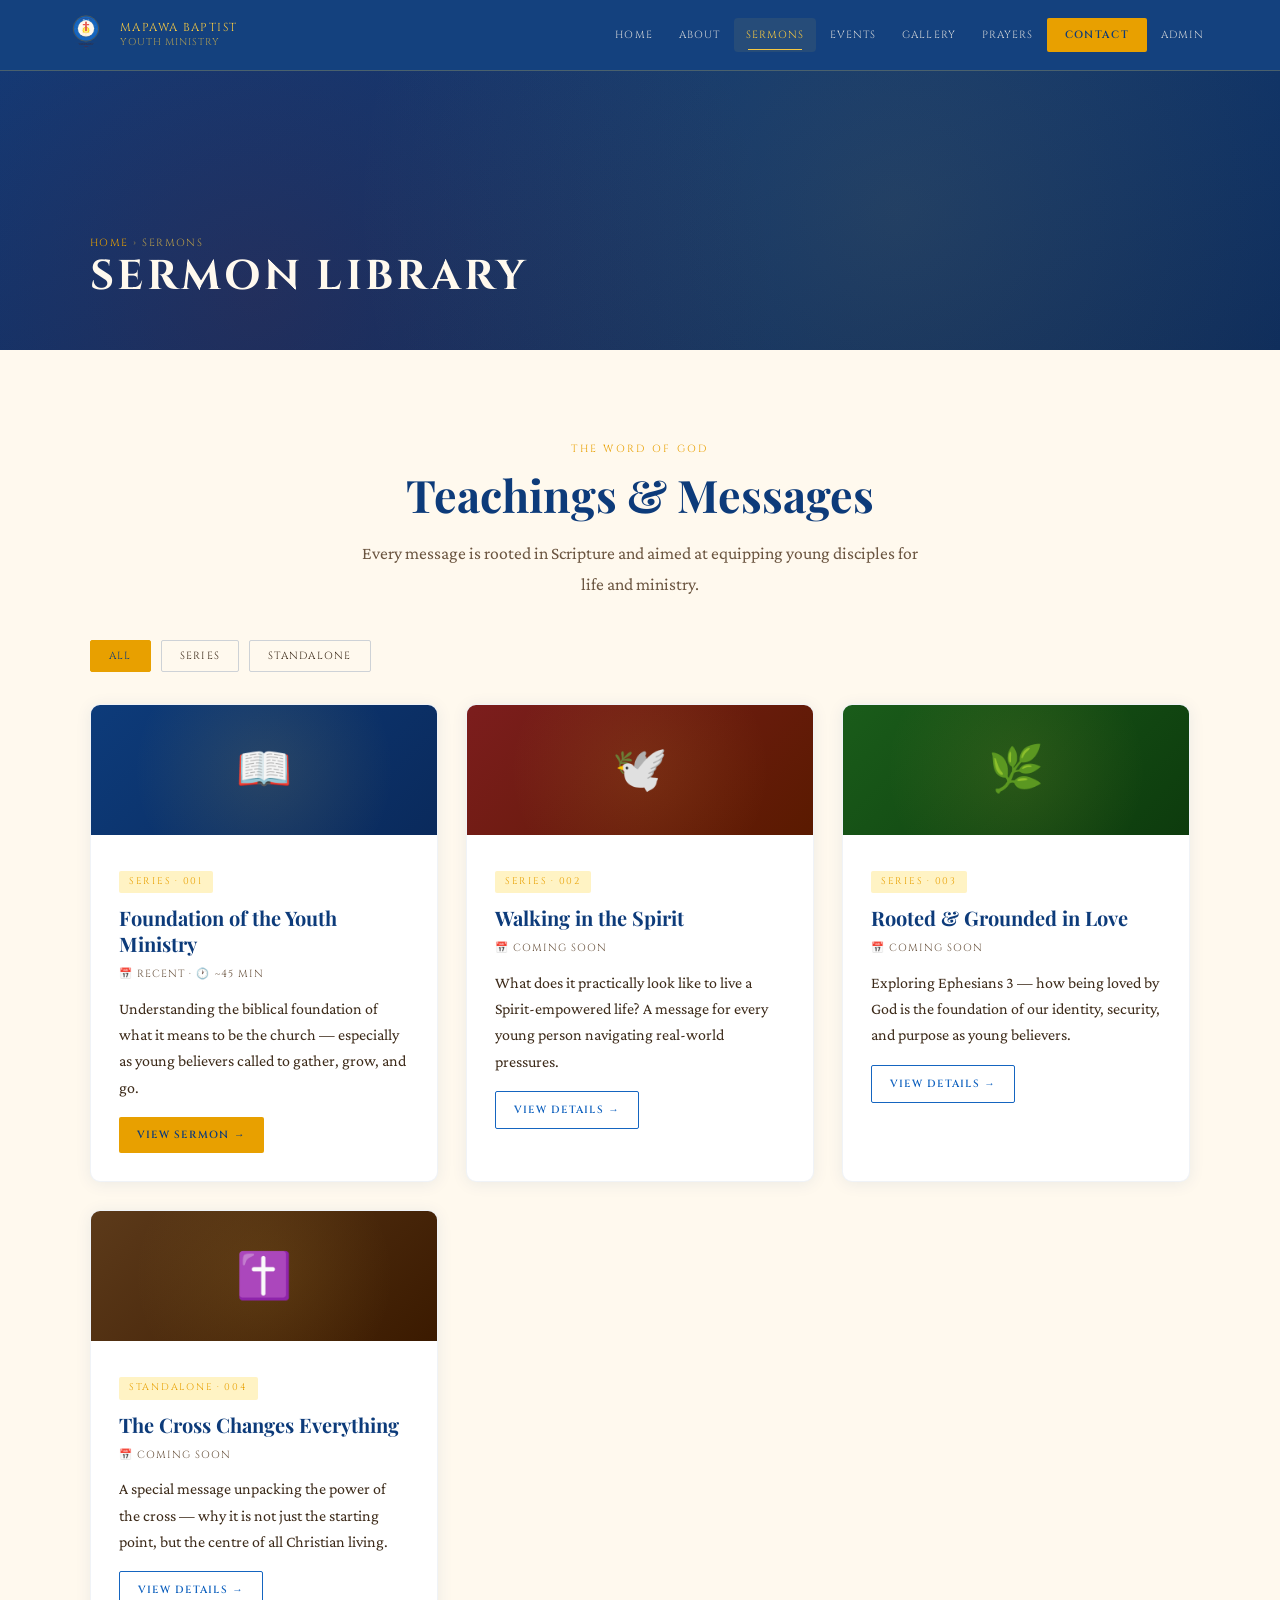
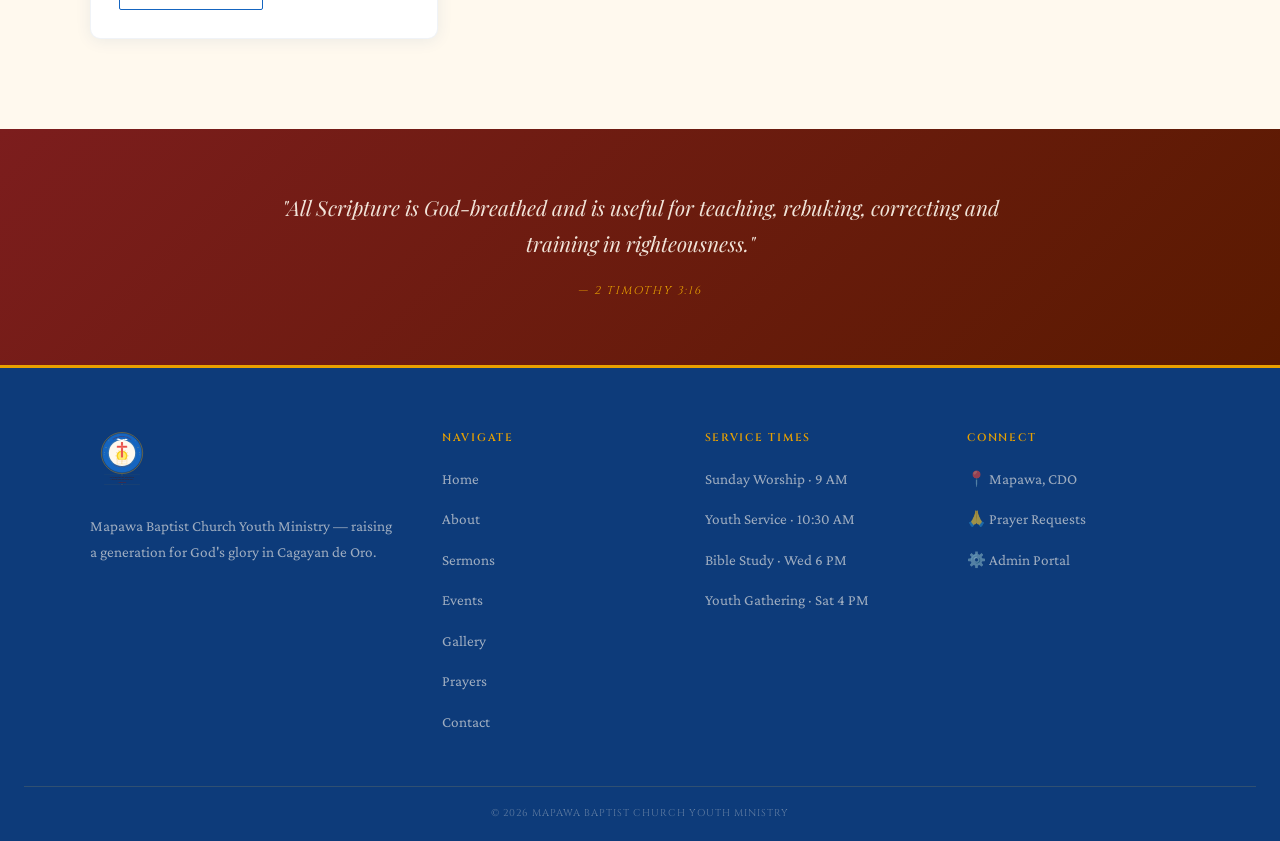
<file: services.html>
<!DOCTYPE html>
<html lang="en">
<head>
  <meta charset="UTF-8" />
  <meta name="viewport" content="width=device-width, initial-scale=1.0" />
  <meta name="theme-color" content="#0d3b7a" />
  <meta name="apple-mobile-web-app-capable" content="yes" />
  <title>Sermons — Mapawa Baptist Youth Ministry</title>
  <link rel="stylesheet" href="assets/css/main.css" />
  <link rel="stylesheet" href="assets/css/responsive.css" />
  <link rel="icon" type="image/svg+xml" href="assets/images/logo.svg" />
</head>
<body>

<header class="site-header">
  <div class="nav-inner">
    <a href="index.html" class="nav-brand">
      <img src="assets/images/logo.svg" alt="MBC Logo" class="nav-logo" />
      <div class="nav-name">Mapawa Baptist<span>Youth Ministry</span></div>
    </a>
    <nav class="nav-links">
      <a href="index.html">Home</a>
      <a href="about.html">About</a>
      <a href="services.html">Sermons</a>
      <a href="events.html">Events</a>
      <a href="gallery.html">Gallery</a>
      <a href="prayers.html">Prayers</a>
      <a href="contact.html" class="nav-cta">Contact</a>
      <a href="admin/login.php">Admin</a>
    </nav>
    <button class="nav-toggle" aria-label="Menu">
      <span></span><span></span><span></span>
    </button>
  </div>
</header>

<div class="page-banner">
  <div class="page-banner-content">
    <div class="breadcrumb"><a href="index.html">Home</a> › Sermons</div>
    <h1>Sermon Library</h1>
  </div>
</div>

<section class="section">
  <div class="container">
    <div class="text-center mb-40 fade-in">
      <div class="section-label">The Word of God</div>
      <h2 class="section-title">Teachings & Messages</h2>
      <p class="section-sub gap-center" style="margin:0 auto;">Every message is rooted in Scripture and aimed at equipping young disciples for life and ministry.</p>
    </div>

    <!-- Filter row -->
    <div class="filter-row fade-in">
      <button onclick="filterSermons('all')" id="filter-all" class="gallery-cat active-cat">All</button>
      <button onclick="filterSermons('series')" id="filter-series" class="gallery-cat">Series</button>
      <button onclick="filterSermons('standalone')" id="filter-standalone" class="gallery-cat">Standalone</button>
    </div>

    <div id="sermon-grid" class="grid-3 fade-in">

      <!-- Sermon 001 -->
      <div class="card sermon-card" data-type="series">
        <div style="background:linear-gradient(135deg,var(--blue-deep),#0a2a5c);height:130px;display:flex;align-items:center;justify-content:center;position:relative;overflow:hidden;">
          <div style="position:absolute;inset:0;background:radial-gradient(circle at 50%,rgba(245,200,66,0.12) 0%,transparent 70%);"></div>
          <span style="font-size:2.8rem;position:relative;">📖</span>
        </div>
        <div class="card-body">
          <span class="card-tag">Series · 001</span>
          <div class="card-title">Foundation of the Youth Ministry</div>
          <div class="card-meta">📅 Recent · 🕐 ~45 min</div>
          <p class="card-text">Understanding the biblical foundation of what it means to be the church — especially as young believers called to gather, grow, and go.</p>
          <a href="services/service-001-foundation-of-the-youth-ministry.html" class="btn btn-gold btn-sm" style="margin-top:16px;">View Sermon →</a>
        </div>
      </div>

      <!-- Sermon 002 -->
      <div class="card sermon-card" data-type="series">
        <div style="background:linear-gradient(135deg,var(--burgundy),var(--burgundy-dk));height:130px;display:flex;align-items:center;justify-content:center;position:relative;overflow:hidden;">
          <div style="position:absolute;inset:0;background:radial-gradient(circle at 50%,rgba(245,200,66,0.1) 0%,transparent 70%);"></div>
          <span style="font-size:2.8rem;position:relative;">🕊️</span>
        </div>
        <div class="card-body">
          <span class="card-tag">Series · 002</span>
          <div class="card-title">Walking in the Spirit</div>
          <div class="card-meta">📅 Coming Soon</div>
          <p class="card-text">What does it practically look like to live a Spirit-empowered life? A message for every young person navigating real-world pressures.</p>
          <a href="services/service-002.html" class="btn btn-outline btn-sm" style="border-color:var(--blue-mid);color:var(--blue-mid);margin-top:16px;">View Details →</a>
        </div>
      </div>

      <!-- Sermon 003 -->
      <div class="card sermon-card" data-type="series">
        <div style="background:linear-gradient(135deg,#1a5c1a,#0d3b0d);height:130px;display:flex;align-items:center;justify-content:center;position:relative;overflow:hidden;">
          <div style="position:absolute;inset:0;background:radial-gradient(circle at 50%,rgba(245,200,66,0.1) 0%,transparent 70%);"></div>
          <span style="font-size:2.8rem;position:relative;">🌿</span>
        </div>
        <div class="card-body">
          <span class="card-tag">Series · 003</span>
          <div class="card-title">Rooted &amp; Grounded in Love</div>
          <div class="card-meta">📅 Coming Soon</div>
          <p class="card-text">Exploring Ephesians 3 — how being loved by God is the foundation of our identity, security, and purpose as young believers.</p>
          <a href="services/service-003.html" class="btn btn-outline btn-sm" style="border-color:var(--blue-mid);color:var(--blue-mid);margin-top:16px;">View Details →</a>
        </div>
      </div>

      <!-- Sermon 004 -->
      <div class="card sermon-card" data-type="standalone">
        <div style="background:linear-gradient(135deg,#5c3a1a,#3b1a00);height:130px;display:flex;align-items:center;justify-content:center;position:relative;overflow:hidden;">
          <div style="position:absolute;inset:0;background:radial-gradient(circle at 50%,rgba(245,200,66,0.1) 0%,transparent 70%);"></div>
          <span style="font-size:2.8rem;position:relative;">✝️</span>
        </div>
        <div class="card-body">
          <span class="card-tag">Standalone · 004</span>
          <div class="card-title">The Cross Changes Everything</div>
          <div class="card-meta">📅 Coming Soon</div>
          <p class="card-text">A special message unpacking the power of the cross — why it is not just the starting point, but the centre of all Christian living.</p>
          <a href="services/service-004.html" class="btn btn-outline btn-sm" style="border-color:var(--blue-mid);color:var(--blue-mid);margin-top:16px;">View Details →</a>
        </div>
      </div>

    </div>
  </div>
</section>

<!-- Scripture Band -->
<section class="section-sm band-burgundy">
  <div class="container-narrow text-center">
    <p style="font-family:var(--font-serif);font-style:italic;font-size:1.3rem;color:rgba(255,249,238,0.9);margin-bottom:12px;">"All Scripture is God-breathed and is useful for teaching, rebuking, correcting and training in righteousness."</p>
    <cite style="font-family:var(--font-display);font-size:0.7rem;letter-spacing:0.16em;text-transform:uppercase;color:var(--gold-rich);">— 2 Timothy 3:16</cite>
  </div>
</section>

<footer class="site-footer">
  <div class="footer-inner">
    <div class="footer-brand">
      <img src="assets/images/logo.svg" alt="MBC Logo" style="width:64px;margin-bottom:12px;" />
      <p>Mapawa Baptist Church Youth Ministry — raising a generation for God's glory in Cagayan de Oro.</p>
    </div>
    <div class="footer-col">
      <h4>Navigate</h4>
      <ul>
        <li><a href="index.html">Home</a></li>
        <li><a href="about.html">About</a></li>
        <li><a href="services.html">Sermons</a></li>
        <li><a href="events.html">Events</a></li>
        <li><a href="gallery.html">Gallery</a></li>
        <li><a href="prayers.html">Prayers</a></li>
        <li><a href="contact.html">Contact</a></li>
      </ul>
    </div>
    <div class="footer-col">
      <h4>Service Times</h4>
      <ul>
        <li><a href="#">Sunday Worship · 9 AM</a></li>
        <li><a href="#">Youth Service · 10:30 AM</a></li>
        <li><a href="#">Bible Study · Wed 6 PM</a></li>
        <li><a href="#">Youth Gathering · Sat 4 PM</a></li>
      </ul>
    </div>
    <div class="footer-col">
      <h4>Connect</h4>
      <ul>
        <li><a href="contact.html">📍 Mapawa, CDO</a></li>
        <li><a href="prayers.html">🙏 Prayer Requests</a></li>
        <li><a href="admin/login.php">⚙️ Admin Portal</a></li>
      </ul>
    </div>
  </div>
  <div class="footer-bottom">
    <div class="container">© <span id="current-year"></span> Mapawa Baptist Church Youth Ministry</div>
  </div>
</footer>

<script src="assets/js/main.js"></script>
<script>
function filterSermons(type) {
  const cards = document.querySelectorAll('.sermon-card');
  const btns = document.querySelectorAll('[id^="filter-"]');
  btns.forEach(b => {
    b.style.background = 'transparent';
    b.style.color = 'var(--text-mid)';
    b.style.border = '1px solid rgba(13,59,122,0.2)';
  });
  const active = document.getElementById('filter-' + type);
  if (active) {
    active.style.background = 'var(--gold-rich)';
    active.style.color = 'var(--blue-deep)';
    active.style.border = '1px solid var(--gold-rich)';
  }
  cards.forEach(card => {
    card.style.display = (type === 'all' || card.dataset.type === type) ? '' : 'none';
  });
}
</script>
</body>
</html>
</file>
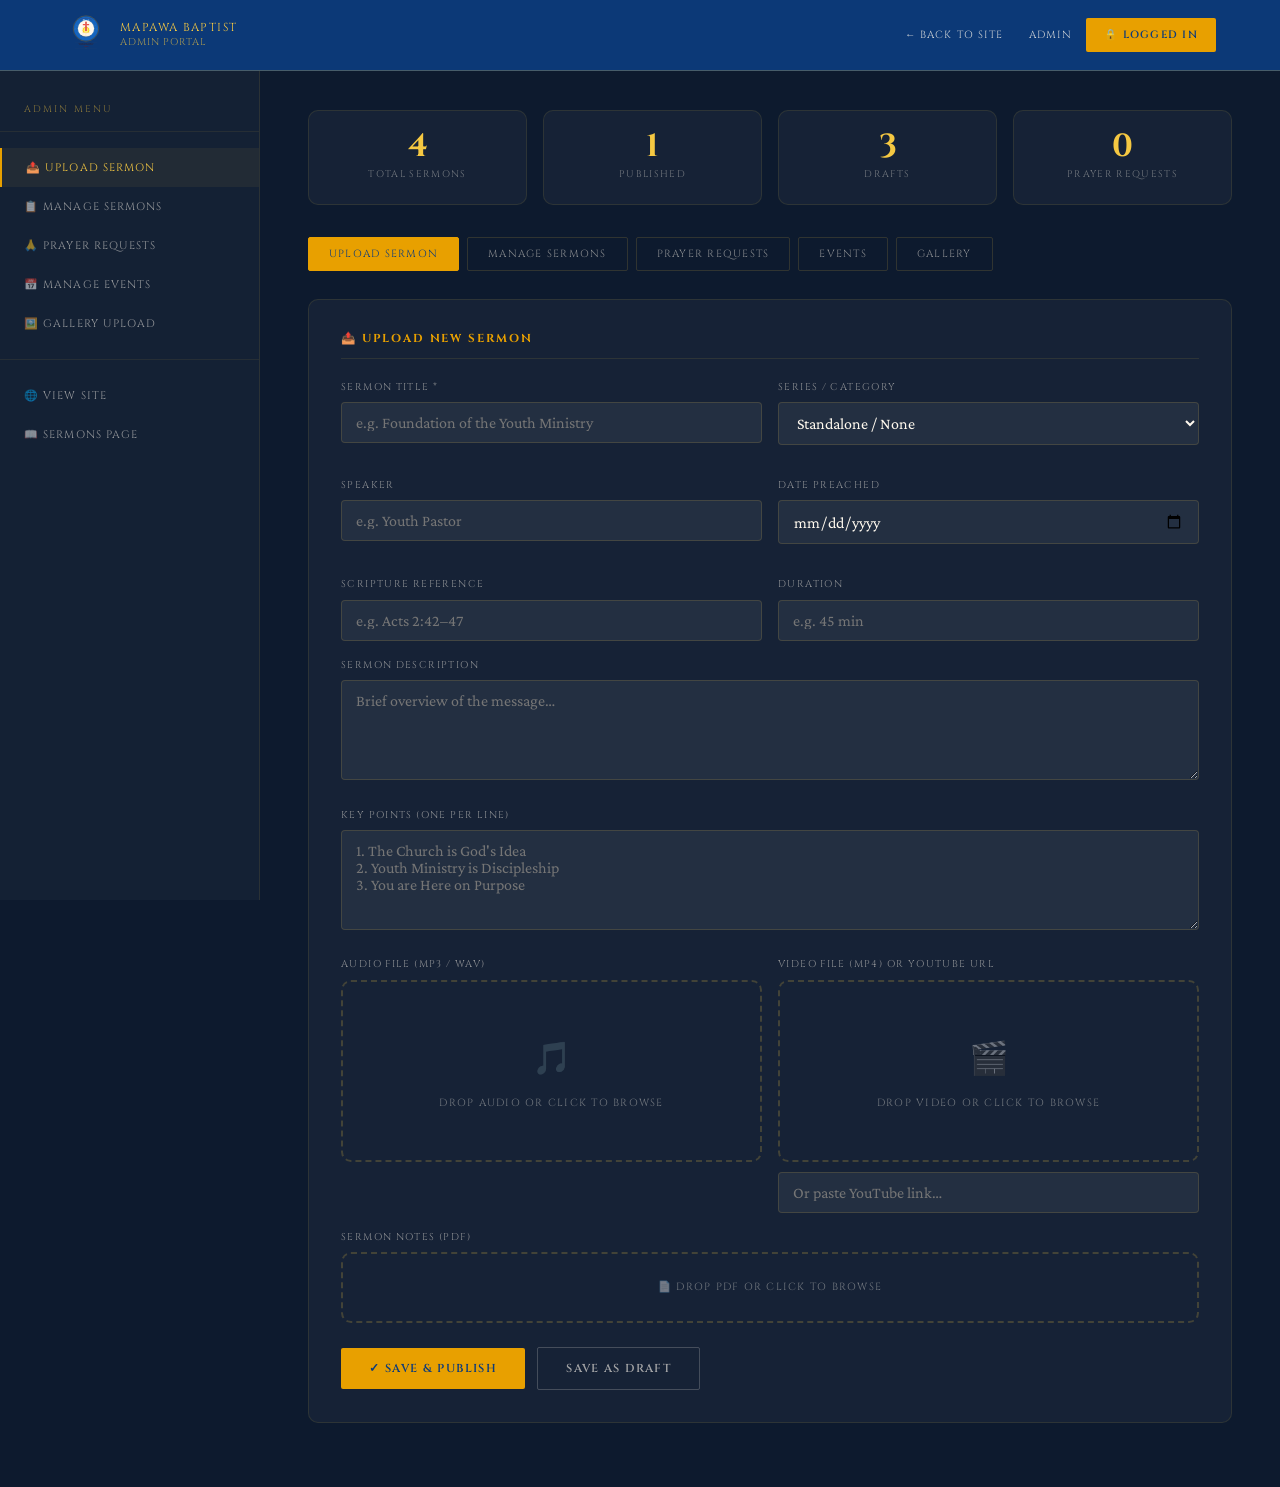
<file: admin/upload-sermons.html>
<!DOCTYPE html>
<html lang="en">
<head>
  <meta charset="UTF-8" />
  <meta name="viewport" content="width=device-width, initial-scale=1.0" />
  <title>Admin — Upload Sermons · Mapawa Baptist Youth Ministry</title>
  <link rel="stylesheet" href="../assets/css/main.css" />
  <link rel="stylesheet" href="../assets/css/responsive.css" />
  <link rel="icon" type="image/svg+xml" href="../assets/images/logo.svg" />
  <style>
    body { background: #0d1a2e; }
    .admin-layout { display: grid; grid-template-columns: 260px 1fr; min-height: 100vh; padding-top: 70px; }
    .admin-sidebar {
      background: rgba(255,255,255,0.03);
      border-right: 1px solid rgba(245,200,66,0.1);
      padding: 32px 0;
      position: sticky;
      top: 70px;
      height: calc(100vh - 70px);
      overflow-y: auto;
    }
    .admin-sidebar-title {
      font-family: var(--font-display);
      font-size: 0.6rem;
      letter-spacing: 0.22em;
      text-transform: uppercase;
      color: rgba(245,200,66,0.5);
      padding: 0 24px 12px;
      border-bottom: 1px solid rgba(245,200,66,0.08);
      margin-bottom: 16px;
    }
    .admin-nav-link {
      display: flex;
      align-items: center;
      gap: 10px;
      padding: 10px 24px;
      font-family: var(--font-display);
      font-size: 0.68rem;
      letter-spacing: 0.1em;
      text-transform: uppercase;
      color: rgba(255,249,238,0.55);
      transition: var(--transition);
      text-decoration: none;
      cursor: pointer;
    }
    .admin-nav-link:hover, .admin-nav-link.active {
      color: var(--gold-bright);
      background: rgba(245,200,66,0.06);
    }
    .admin-nav-link.active { border-left: 2px solid var(--gold-rich); }
    .admin-main { padding: 40px 48px; }
    .admin-card {
      background: rgba(255,255,255,0.04);
      border: 1px solid rgba(245,200,66,0.1);
      border-radius: var(--radius-lg);
      padding: 32px;
      margin-bottom: 24px;
    }
    .admin-card h3 {
      font-family: var(--font-display);
      font-size: 0.72rem;
      letter-spacing: 0.16em;
      text-transform: uppercase;
      color: var(--gold-rich);
      margin-bottom: 20px;
      padding-bottom: 12px;
      border-bottom: 1px solid rgba(245,200,66,0.1);
    }
    .admin-form-label {
      display: block;
      font-family: var(--font-display);
      font-size: 0.62rem;
      letter-spacing: 0.14em;
      text-transform: uppercase;
      color: rgba(255,249,238,0.5);
      margin-bottom: 6px;
    }
    .admin-input {
      width: 100%;
      padding: 11px 14px;
      background: rgba(255,255,255,0.06);
      border: 1px solid rgba(245,200,66,0.15);
      border-radius: var(--radius);
      color: var(--cream);
      font-family: var(--font-body);
      font-size: 1rem;
      outline: none;
      transition: var(--transition);
    }
    .admin-input:focus { border-color: var(--gold-rich); background: rgba(255,255,255,0.08); }
    .admin-input option { background: #0d1a2e; }
    textarea.admin-input { resize: vertical; min-height: 100px; }
    .upload-zone {
      border: 2px dashed rgba(245,200,66,0.2);
      border-radius: var(--radius-lg);
      padding: 48px 24px;
      text-align: center;
      cursor: pointer;
      transition: var(--transition);
      position: relative;
    }
    .upload-zone:hover { border-color: var(--gold-rich); background: rgba(245,200,66,0.03); }
    .upload-zone input[type="file"] {
      position: absolute; inset: 0; opacity: 0; cursor: pointer; width: 100%; height: 100%;
    }
    .stat-box {
      background: rgba(255,255,255,0.04);
      border: 1px solid rgba(245,200,66,0.1);
      border-radius: var(--radius-lg);
      padding: 20px 24px;
      text-align: center;
    }
    .stat-number {
      font-family: var(--font-display);
      font-size: 2rem;
      font-weight: 700;
      color: var(--gold-bright);
      line-height: 1;
      margin-bottom: 4px;
    }
    .stat-label {
      font-family: var(--font-display);
      font-size: 0.6rem;
      letter-spacing: 0.14em;
      text-transform: uppercase;
      color: rgba(255,249,238,0.4);
    }
    .sermon-row {
      display: flex;
      align-items: center;
      gap: 16px;
      padding: 14px 0;
      border-bottom: 1px solid rgba(245,200,66,0.07);
    }
    .sermon-row:last-child { border-bottom: none; }
    .badge-live {
      font-family: var(--font-display);
      font-size: 0.55rem;
      letter-spacing: 0.12em;
      text-transform: uppercase;
      padding: 3px 8px;
      border-radius: 2px;
      background: rgba(26,92,26,0.3);
      color: #6dbf6d;
      border: 1px solid rgba(26,92,26,0.4);
    }
    .badge-draft {
      font-family: var(--font-display);
      font-size: 0.55rem;
      letter-spacing: 0.12em;
      text-transform: uppercase;
      padding: 3px 8px;
      border-radius: 2px;
      background: rgba(232,160,0,0.15);
      color: var(--gold-rich);
      border: 1px solid rgba(232,160,0,0.3);
    }
    .tab-btn {
      font-family: var(--font-display);
      font-size: 0.65rem;
      letter-spacing: 0.12em;
      text-transform: uppercase;
      padding: 9px 20px;
      border-radius: 2px;
      border: 1px solid rgba(245,200,66,0.15);
      background: transparent;
      color: rgba(255,249,238,0.5);
      cursor: pointer;
      transition: var(--transition);
    }
    .tab-btn.active { background: var(--gold-rich); color: var(--blue-deep); border-color: var(--gold-rich); }
    .tab-panel { display: none; }
    .tab-panel.active { display: block; }
    @media (max-width: 900px) {
      .admin-layout { grid-template-columns: 1fr; }
      .admin-sidebar { display: none; }
      .admin-main { padding: 24px 20px; }
    }
  </style>
</head>
<body>

<header class="site-header">
  <div class="nav-inner">
    <a href="../index.html" class="nav-brand">
      <img src="../assets/images/logo.svg" alt="MBC Logo" class="nav-logo" />
      <div class="nav-name">Mapawa Baptist<span>Admin Portal</span></div>
    </a>
    <nav class="nav-links">
      <a href="../index.html">← Back to Site</a>
      <a href="login.php">Admin</a>
      <a href="#" class="nav-cta" onclick="showLoginPrompt()">🔒 Logged In</a>
    </nav>
    <button class="nav-toggle" aria-label="Menu">
      <span></span><span></span><span></span>
    </button>
  </div>
</header>

<div class="admin-layout">

  <!-- Sidebar -->
  <aside class="admin-sidebar">
    <div class="admin-sidebar-title">Admin Menu</div>
    <a class="admin-nav-link active" onclick="switchTab('upload')">📤 Upload Sermon</a>
    <a class="admin-nav-link" onclick="switchTab('manage')">📋 Manage Sermons</a>
    <a class="admin-nav-link" onclick="switchTab('prayers')">🙏 Prayer Requests</a>
    <a class="admin-nav-link" onclick="switchTab('events')">📅 Manage Events</a>
    <a class="admin-nav-link" onclick="switchTab('gallery')">🖼️ Gallery Upload</a>
    <div style="height:1px;background:rgba(245,200,66,0.08);margin:16px 0;"></div>
    <a class="admin-nav-link" href="../index.html">🌐 View Site</a>
    <a class="admin-nav-link" href="../services.html">📖 Sermons Page</a>
  </aside>

  <!-- Main Content -->
  <main class="admin-main">

    <!-- Stats Row -->
    <div style="display:grid;grid-template-columns:repeat(4,1fr);gap:16px;margin-bottom:32px;">
      <div class="stat-box">
        <div class="stat-number">4</div>
        <div class="stat-label">Total Sermons</div>
      </div>
      <div class="stat-box">
        <div class="stat-number">1</div>
        <div class="stat-label">Published</div>
      </div>
      <div class="stat-box">
        <div class="stat-number">3</div>
        <div class="stat-label">Drafts</div>
      </div>
      <div class="stat-box">
        <div class="stat-number" id="prayer-count">0</div>
        <div class="stat-label">Prayer Requests</div>
      </div>
    </div>

    <!-- Tab Buttons -->
    <div style="display:flex;gap:8px;margin-bottom:28px;flex-wrap:wrap;">
      <button class="tab-btn active" id="tab-upload" onclick="switchTab('upload')">Upload Sermon</button>
      <button class="tab-btn" id="tab-manage" onclick="switchTab('manage')">Manage Sermons</button>
      <button class="tab-btn" id="tab-prayers" onclick="switchTab('prayers')">Prayer Requests</button>
      <button class="tab-btn" id="tab-events" onclick="switchTab('events')">Events</button>
      <button class="tab-btn" id="tab-gallery" onclick="switchTab('gallery')">Gallery</button>
    </div>

    <!-- ── UPLOAD SERMON TAB ──────────────────────────── -->
    <div class="tab-panel active" id="panel-upload">
      <div class="admin-card">
        <h3>📤 Upload New Sermon</h3>
        <div style="display:grid;grid-template-columns:1fr 1fr;gap:16px;">
          <div style="margin-bottom:16px;">
            <label class="admin-form-label">Sermon Title *</label>
            <input type="text" class="admin-input" id="s-title" placeholder="e.g. Foundation of the Youth Ministry" />
          </div>
          <div style="margin-bottom:16px;">
            <label class="admin-form-label">Series / Category</label>
            <select class="admin-input" id="s-series">
              <option value="">Standalone / None</option>
              <option>Ministry Foundations</option>
              <option>Walking in the Spirit</option>
              <option>Special Message</option>
              <option>New Series…</option>
            </select>
          </div>
          <div style="margin-bottom:16px;">
            <label class="admin-form-label">Speaker</label>
            <input type="text" class="admin-input" id="s-speaker" placeholder="e.g. Youth Pastor" />
          </div>
          <div style="margin-bottom:16px;">
            <label class="admin-form-label">Date Preached</label>
            <input type="date" class="admin-input" id="s-date" />
          </div>
          <div style="margin-bottom:16px;">
            <label class="admin-form-label">Scripture Reference</label>
            <input type="text" class="admin-input" id="s-scripture" placeholder="e.g. Acts 2:42–47" />
          </div>
          <div style="margin-bottom:16px;">
            <label class="admin-form-label">Duration</label>
            <input type="text" class="admin-input" id="s-duration" placeholder="e.g. 45 min" />
          </div>
        </div>
        <div style="margin-bottom:16px;">
          <label class="admin-form-label">Sermon Description</label>
          <textarea class="admin-input" id="s-desc" placeholder="Brief overview of the message…"></textarea>
        </div>
        <div style="margin-bottom:16px;">
          <label class="admin-form-label">Key Points (one per line)</label>
          <textarea class="admin-input" id="s-points" placeholder="1. The Church is God's Idea&#10;2. Youth Ministry is Discipleship&#10;3. You are Here on Purpose"></textarea>
        </div>

        <div style="display:grid;grid-template-columns:1fr 1fr;gap:16px;margin-bottom:16px;">
          <!-- Audio Upload -->
          <div>
            <label class="admin-form-label">Audio File (MP3 / WAV)</label>
            <div class="upload-zone" id="audio-zone" ondragover="dragOver(event,'audio-zone')" ondragleave="dragLeave('audio-zone')" ondrop="dropFile(event,'audio-zone','audio')">
              <input type="file" accept="audio/*" onchange="fileChosen(this,'audio-zone','audio')" />
              <div id="audio-zone-icon" style="font-size:2rem;margin-bottom:8px;opacity:0.4;">🎵</div>
              <div id="audio-zone-text" style="font-family:var(--font-display);font-size:0.65rem;letter-spacing:0.12em;text-transform:uppercase;color:rgba(255,249,238,0.4);">Drop audio or click to browse</div>
            </div>
          </div>
          <!-- Video Upload -->
          <div>
            <label class="admin-form-label">Video File (MP4) or YouTube URL</label>
            <div class="upload-zone" id="video-zone" ondragover="dragOver(event,'video-zone')" ondragleave="dragLeave('video-zone')" ondrop="dropFile(event,'video-zone','video')">
              <input type="file" accept="video/*" onchange="fileChosen(this,'video-zone','video')" />
              <div id="video-zone-icon" style="font-size:2rem;margin-bottom:8px;opacity:0.4;">🎬</div>
              <div id="video-zone-text" style="font-family:var(--font-display);font-size:0.65rem;letter-spacing:0.12em;text-transform:uppercase;color:rgba(255,249,238,0.4);">Drop video or click to browse</div>
            </div>
            <input type="text" class="admin-input" id="s-youtube" placeholder="Or paste YouTube link…" style="margin-top:10px;" />
          </div>
        </div>

        <!-- PDF Notes -->
        <div style="margin-bottom:24px;">
          <label class="admin-form-label">Sermon Notes (PDF)</label>
          <div class="upload-zone" id="pdf-zone" style="padding:24px;" ondragover="dragOver(event,'pdf-zone')" ondragleave="dragLeave('pdf-zone')" ondrop="dropFile(event,'pdf-zone','pdf')">
            <input type="file" accept=".pdf" onchange="fileChosen(this,'pdf-zone','pdf')" />
            <div id="pdf-zone-text" style="font-family:var(--font-display);font-size:0.65rem;letter-spacing:0.12em;text-transform:uppercase;color:rgba(255,249,238,0.4);">📄 Drop PDF or click to browse</div>
          </div>
        </div>

        <div style="display:flex;gap:12px;align-items:center;">
          <button class="btn btn-gold" onclick="uploadSermon()">✓ Save &amp; Publish</button>
          <button class="btn btn-outline" style="border-color:rgba(255,249,238,0.2);color:rgba(255,249,238,0.6);" onclick="saveDraft()">Save as Draft</button>
          <div id="upload-feedback" style="font-family:var(--font-display);font-size:0.65rem;letter-spacing:0.1em;text-transform:uppercase;color:var(--gold-rich);display:none;"></div>
        </div>
      </div>

      <!-- Progress bar (hidden by default) -->
      <div id="progress-wrap" style="display:none;background:rgba(255,255,255,0.04);border:1px solid rgba(245,200,66,0.1);border-radius:var(--radius-lg);padding:24px;">
        <div style="font-family:var(--font-display);font-size:0.65rem;letter-spacing:0.14em;text-transform:uppercase;color:var(--gold-rich);margin-bottom:12px;" id="progress-label">Uploading…</div>
        <div style="background:rgba(255,255,255,0.08);border-radius:4px;height:6px;overflow:hidden;">
          <div id="progress-bar" style="height:100%;background:var(--gold-rich);width:0%;transition:width 0.4s ease;border-radius:4px;"></div>
        </div>
      </div>
    </div>

    <!-- ── MANAGE SERMONS TAB ─────────────────────────── -->
    <div class="tab-panel" id="panel-manage">
      <div class="admin-card">
        <h3>📋 All Sermons</h3>
        <div id="sermon-list">
          <div class="sermon-row">
            <div style="width:36px;height:36px;background:rgba(245,200,66,0.1);border-radius:var(--radius);display:flex;align-items:center;justify-content:center;font-size:1rem;flex-shrink:0;">📖</div>
            <div style="flex:1;">
              <div style="font-family:var(--font-serif);font-size:1rem;font-weight:600;color:var(--cream);">Foundation of the Youth Ministry</div>
              <div style="font-family:var(--font-display);font-size:0.6rem;letter-spacing:0.1em;text-transform:uppercase;color:rgba(255,249,238,0.4);">Series 001 · Acts 2:42–47</div>
            </div>
            <span class="badge-live">Published</span>
            <a href="../services/service-001-foundation-of-the-youth-ministry.html" style="font-family:var(--font-display);font-size:0.6rem;letter-spacing:0.1em;text-transform:uppercase;color:var(--gold-rich);">View →</a>
          </div>
          <div class="sermon-row">
            <div style="width:36px;height:36px;background:rgba(245,200,66,0.1);border-radius:var(--radius);display:flex;align-items:center;justify-content:center;font-size:1rem;flex-shrink:0;">🕊️</div>
            <div style="flex:1;">
              <div style="font-family:var(--font-serif);font-size:1rem;font-weight:600;color:var(--cream);">Walking in the Spirit</div>
              <div style="font-family:var(--font-display);font-size:0.6rem;letter-spacing:0.1em;text-transform:uppercase;color:rgba(255,249,238,0.4);">Series 002 · No media yet</div>
            </div>
            <span class="badge-draft">Draft</span>
            <a href="../services/service-002.html" style="font-family:var(--font-display);font-size:0.6rem;letter-spacing:0.1em;text-transform:uppercase;color:var(--gold-rich);">View →</a>
          </div>
          <div class="sermon-row">
            <div style="width:36px;height:36px;background:rgba(245,200,66,0.1);border-radius:var(--radius);display:flex;align-items:center;justify-content:center;font-size:1rem;flex-shrink:0;">🌿</div>
            <div style="flex:1;">
              <div style="font-family:var(--font-serif);font-size:1rem;font-weight:600;color:var(--cream);">Rooted &amp; Grounded in Love</div>
              <div style="font-family:var(--font-display);font-size:0.6rem;letter-spacing:0.1em;text-transform:uppercase;color:rgba(255,249,238,0.4);">Series 003 · No media yet</div>
            </div>
            <span class="badge-draft">Draft</span>
            <a href="../services/service-003.html" style="font-family:var(--font-display);font-size:0.6rem;letter-spacing:0.1em;text-transform:uppercase;color:var(--gold-rich);">View →</a>
          </div>
          <div class="sermon-row">
            <div style="width:36px;height:36px;background:rgba(245,200,66,0.1);border-radius:var(--radius);display:flex;align-items:center;justify-content:center;font-size:1rem;flex-shrink:0;">✝️</div>
            <div style="flex:1;">
              <div style="font-family:var(--font-serif);font-size:1rem;font-weight:600;color:var(--cream);">The Cross Changes Everything</div>
              <div style="font-family:var(--font-display);font-size:0.6rem;letter-spacing:0.1em;text-transform:uppercase;color:rgba(255,249,238,0.4);">Series 004 · No media yet</div>
            </div>
            <span class="badge-draft">Draft</span>
            <a href="../services/service-004.html" style="font-family:var(--font-display);font-size:0.6rem;letter-spacing:0.1em;text-transform:uppercase;color:var(--gold-rich);">View →</a>
          </div>
        </div>
        <div style="margin-top:20px;">
          <button class="btn btn-gold btn-sm" onclick="switchTab('upload')">+ Add New Sermon</button>
        </div>
      </div>
    </div>

    <!-- ── PRAYER REQUESTS TAB ───────────────────────── -->
    <div class="tab-panel" id="panel-prayers">
      <div class="admin-card">
        <h3>🙏 Prayer Requests</h3>
        <div id="prayer-list">
          <div style="text-align:center;padding:40px;color:rgba(255,249,238,0.3);">
            <div style="font-size:2rem;margin-bottom:8px;">🙏</div>
            <div style="font-family:var(--font-display);font-size:0.65rem;letter-spacing:0.14em;text-transform:uppercase;">No prayer requests yet</div>
            <p style="font-size:0.9rem;margin-top:8px;">Requests submitted through the <a href="../prayers.html" style="color:var(--gold-rich);">Prayers page</a> will appear here.</p>
          </div>
        </div>
      </div>
    </div>

    <!-- ── EVENTS TAB ────────────────────────────────── -->
    <div class="tab-panel" id="panel-events">
      <div class="admin-card">
        <h3>📅 Add / Edit Events</h3>
        <div style="display:grid;grid-template-columns:1fr 1fr;gap:16px;margin-bottom:16px;">
          <div>
            <label class="admin-form-label">Event Name *</label>
            <input type="text" class="admin-input" placeholder="e.g. Youth Retreat 2025" />
          </div>
          <div>
            <label class="admin-form-label">Event Date *</label>
            <input type="date" class="admin-input" />
          </div>
          <div>
            <label class="admin-form-label">Time</label>
            <input type="time" class="admin-input" />
          </div>
          <div>
            <label class="admin-form-label">Location</label>
            <input type="text" class="admin-input" placeholder="e.g. Mapawa Nature Park" />
          </div>
          <div>
            <label class="admin-form-label">Category</label>
            <select class="admin-input">
              <option>Retreat</option>
              <option>Outreach</option>
              <option>Worship</option>
              <option>Training</option>
              <option>General</option>
            </select>
          </div>
          <div>
            <label class="admin-form-label">Open To</label>
            <input type="text" class="admin-input" placeholder="e.g. All Registered Youth" />
          </div>
        </div>
        <div style="margin-bottom:20px;">
          <label class="admin-form-label">Event Description</label>
          <textarea class="admin-input" placeholder="Describe the event…"></textarea>
        </div>
        <button class="btn btn-gold" onclick="showFeedback('event-fb','Event saved!')">Save Event</button>
        <span id="event-fb" style="display:none;font-family:var(--font-display);font-size:0.65rem;letter-spacing:0.1em;text-transform:uppercase;color:var(--gold-rich);margin-left:14px;"></span>
      </div>
    </div>

    <!-- ── GALLERY TAB ───────────────────────────────── -->
    <div class="tab-panel" id="panel-gallery">
      <div class="admin-card">
        <h3>🖼️ Upload Gallery Photos</h3>
        <div style="margin-bottom:16px;">
          <label class="admin-form-label">Category</label>
          <select class="admin-input" style="max-width:260px;">
            <option>Worship</option>
            <option>Outreach</option>
            <option>Retreat</option>
            <option>Fellowship</option>
            <option>Other</option>
          </select>
        </div>
        <div class="upload-zone" id="gallery-zone" style="padding:56px;" ondragover="dragOver(event,'gallery-zone')" ondragleave="dragLeave('gallery-zone')" ondrop="dropFile(event,'gallery-zone','gallery')">
          <input type="file" accept="image/*" multiple onchange="galleryChosen(this)" />
          <div style="font-size:2.5rem;margin-bottom:12px;opacity:0.35;">🖼️</div>
          <div style="font-family:var(--font-display);font-size:0.68rem;letter-spacing:0.14em;text-transform:uppercase;color:rgba(255,249,238,0.35);">Drop images or click to browse</div>
          <div style="font-size:0.82rem;color:rgba(255,249,238,0.2);margin-top:6px;">JPG, PNG, WEBP · Multiple files OK</div>
        </div>
        <div id="gallery-preview" style="display:grid;grid-template-columns:repeat(4,1fr);gap:12px;margin-top:20px;"></div>
        <div style="margin-top:20px;display:flex;gap:12px;">
          <button class="btn btn-gold" onclick="showFeedback('gallery-fb','Photos saved to gallery!')">Save to Gallery</button>
          <span id="gallery-fb" style="display:none;font-family:var(--font-display);font-size:0.65rem;letter-spacing:0.1em;text-transform:uppercase;color:var(--gold-rich);line-height:2.5;"></span>
        </div>
      </div>
    </div>

  </main>
</div>

<script src="../assets/js/main.js"></script>
<script>
// Tab switching
function switchTab(name) {
  document.querySelectorAll('.tab-panel').forEach(p => p.classList.remove('active'));
  document.querySelectorAll('.tab-btn').forEach(b => b.classList.remove('active'));
  document.querySelectorAll('.admin-nav-link').forEach(l => l.classList.remove('active'));
  document.getElementById('panel-' + name).classList.add('active');
  const tb = document.getElementById('tab-' + name);
  if (tb) tb.classList.add('active');
}

// Drag & drop helpers
function dragOver(e, id) {
  e.preventDefault();
  document.getElementById(id).style.borderColor = 'var(--gold-rich)';
  document.getElementById(id).style.background = 'rgba(245,200,66,0.05)';
}
function dragLeave(id) {
  document.getElementById(id).style.borderColor = '';
  document.getElementById(id).style.background = '';
}
function dropFile(e, id, type) {
  e.preventDefault();
  dragLeave(id);
  const file = e.dataTransfer.files[0];
  if (file) showFileChosen(id, type, file.name);
}
function fileChosen(input, id, type) {
  if (input.files[0]) showFileChosen(id, type, input.files[0].name);
}
function showFileChosen(id, type, name) {
  const icons = { audio:'🎵', video:'🎬', pdf:'📄', gallery:'🖼️' };
  const zone = document.getElementById(id);
  zone.style.borderColor = 'var(--gold-rich)';
  zone.style.background = 'rgba(245,200,66,0.04)';
  const icon = document.getElementById(id + '-icon');
  if (icon) { icon.textContent = icons[type] || '✓'; icon.style.opacity = '1'; }
  const text = document.getElementById(id + '-text');
  if (text) { text.textContent = name; text.style.color = 'var(--gold-bright)'; }
  else {
    zone.querySelector('div:last-child').textContent = name;
    zone.querySelector('div:last-child').style.color = 'var(--gold-bright)';
  }
}

// Gallery multi-preview
function galleryChosen(input) {
  const preview = document.getElementById('gallery-preview');
  preview.innerHTML = '';
  Array.from(input.files).forEach(file => {
    const url = URL.createObjectURL(file);
    const div = document.createElement('div');
    div.style.cssText = 'aspect-ratio:1;border-radius:6px;overflow:hidden;background:rgba(255,255,255,0.06);display:flex;align-items:center;justify-content:center;';
    const img = document.createElement('img');
    img.src = url; img.style.cssText = 'width:100%;height:100%;object-fit:cover;';
    div.appendChild(img);
    preview.appendChild(div);
  });
}

// Upload simulation with progress
function uploadSermon() {
  const title = document.getElementById('s-title').value.trim();
  if (!title) { alert('Please enter a sermon title.'); return; }
  const wrap = document.getElementById('progress-wrap');
  const bar = document.getElementById('progress-bar');
  const label = document.getElementById('progress-label');
  wrap.style.display = 'block';
  let w = 0;
  const steps = ['Uploading audio…','Processing files…','Saving sermon data…','Publishing…','Done!'];
  let step = 0;
  const interval = setInterval(() => {
    w += Math.random() * 18 + 6;
    if (w > 100) w = 100;
    bar.style.width = w + '%';
    label.textContent = steps[Math.floor((w / 100) * (steps.length - 1))];
    if (w >= 100) {
      clearInterval(interval);
      label.textContent = '✓ Sermon published successfully!';
      label.style.color = '#6dbf6d';
      bar.style.background = '#4caf50';
      const fb = document.getElementById('upload-feedback');
      fb.textContent = '✓ Published!';
      fb.style.display = 'inline';
    }
  }, 240);
}

function saveDraft() {
  const fb = document.getElementById('upload-feedback');
  fb.textContent = '✓ Saved as draft';
  fb.style.display = 'inline';
  setTimeout(() => fb.style.display = 'none', 3000);
}

function showFeedback(id, msg) {
  const el = document.getElementById(id);
  el.textContent = '✓ ' + msg;
  el.style.display = 'inline';
  setTimeout(() => el.style.display = 'none', 3000);
}

function showLoginPrompt() {
  alert('You are logged in as Admin.\n\nTo implement real authentication, connect this portal to your backend or a service like Firebase Auth.');
}
</script>
</body>
</html>
</file>
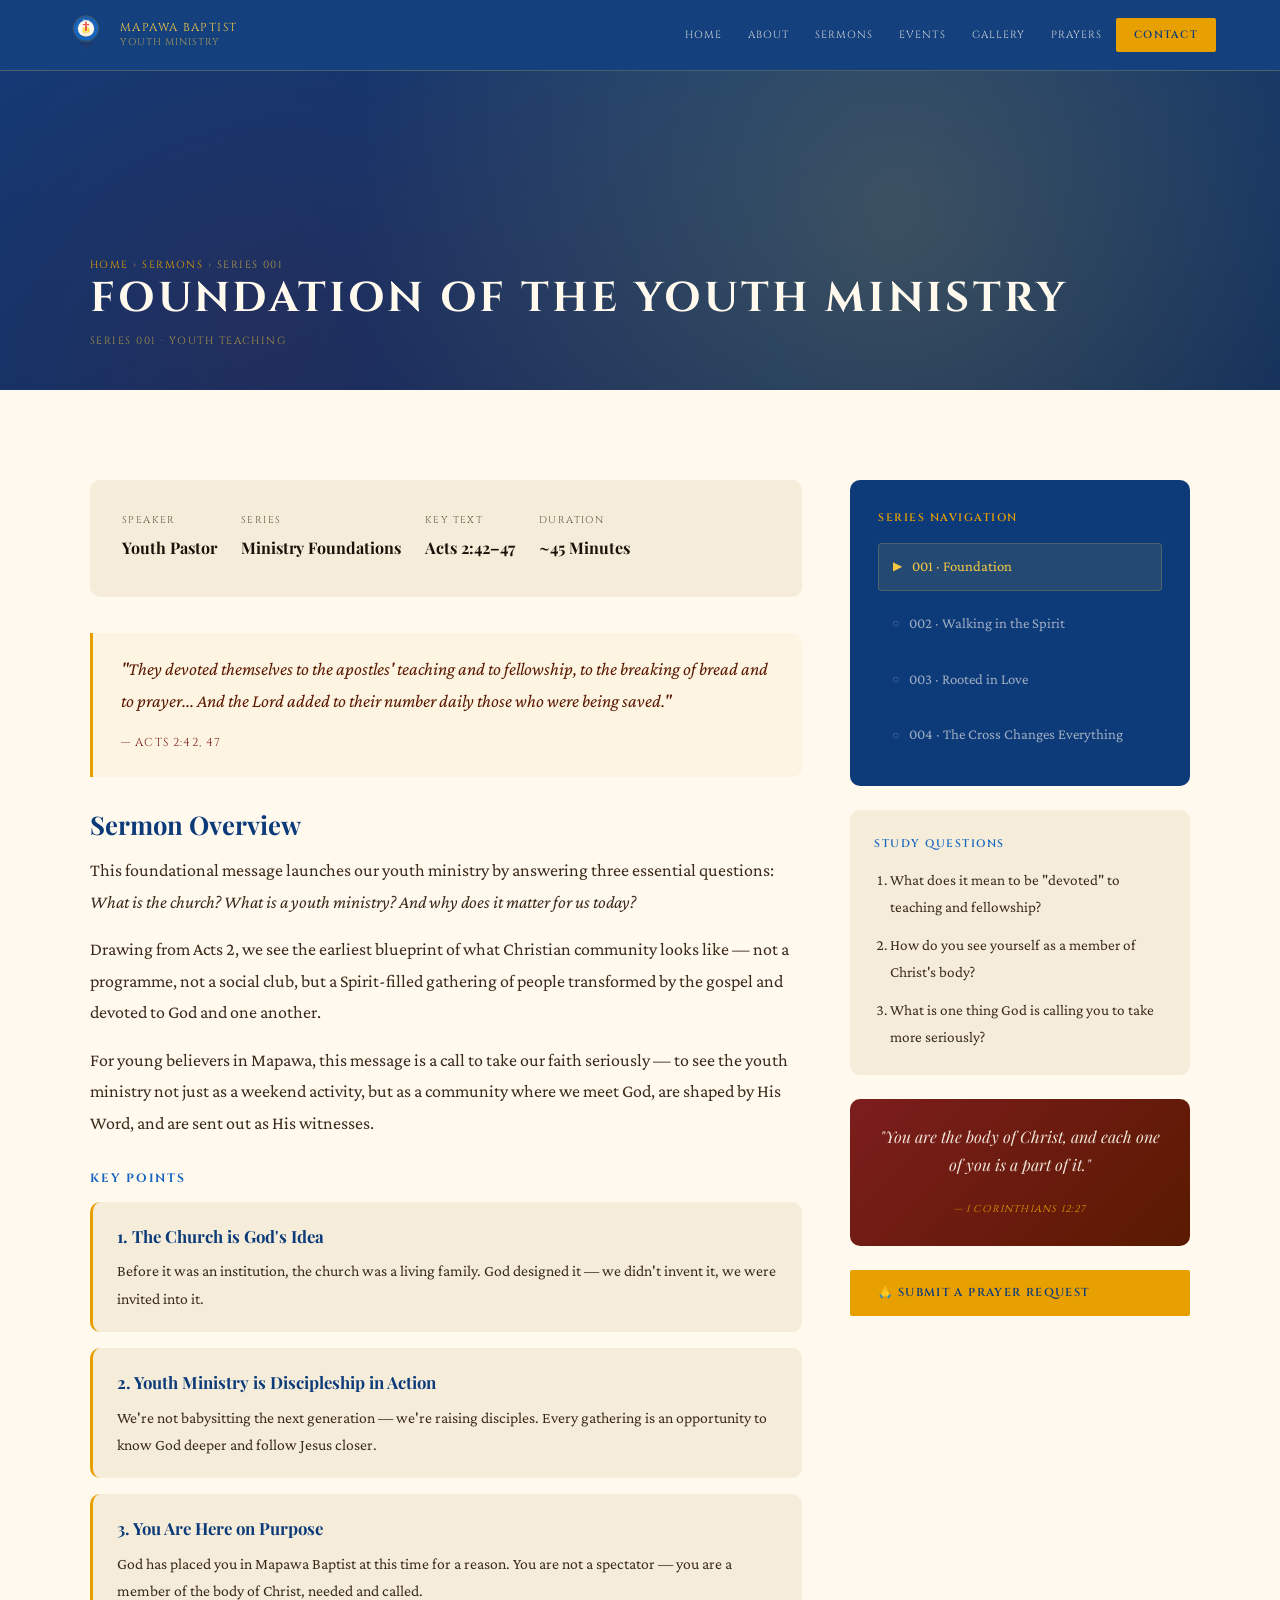
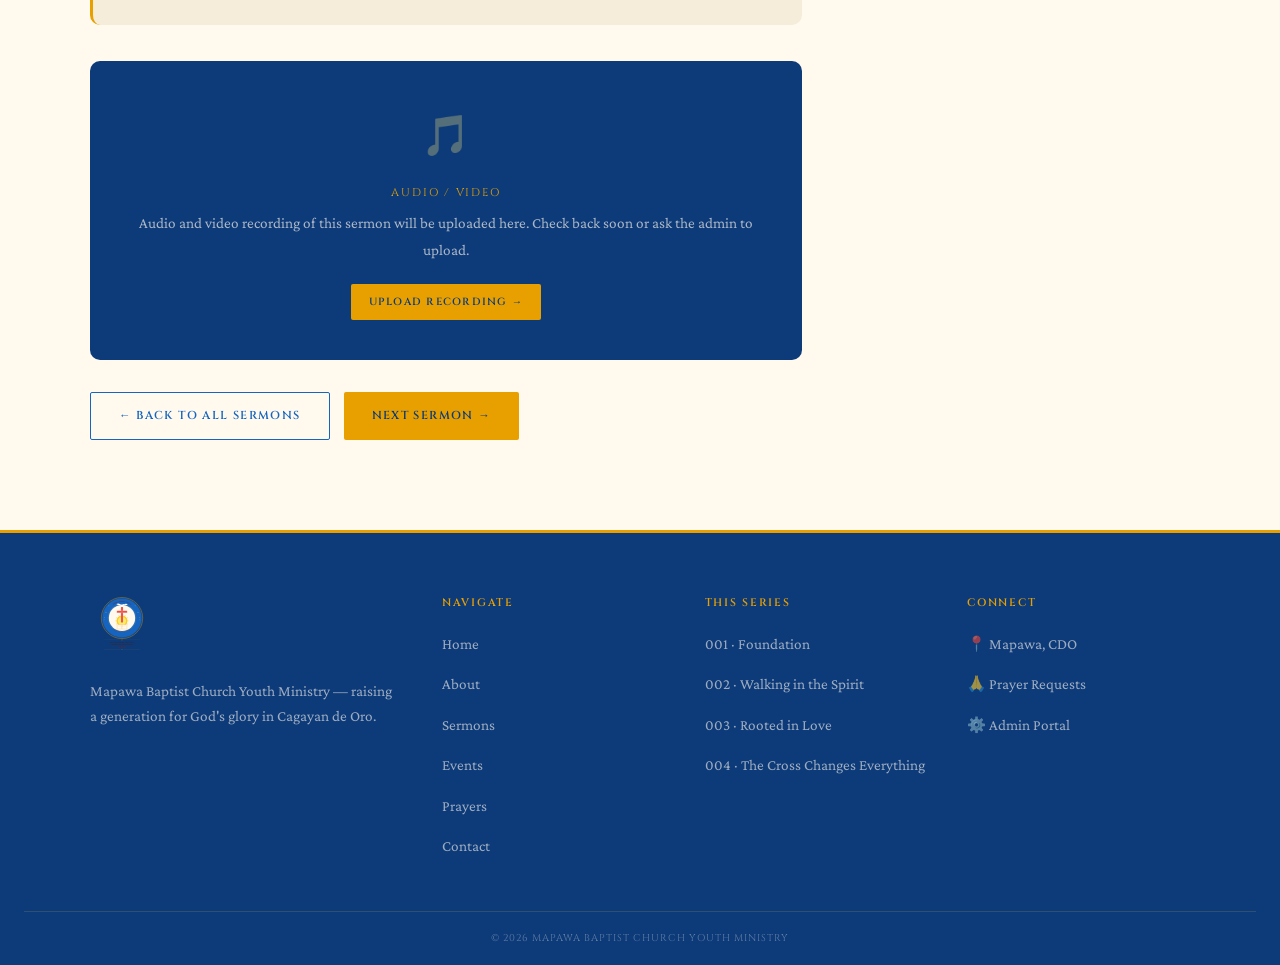
<file: services/service-001-foundation-of-the-youth-ministry.html>
<!DOCTYPE html>
<html lang="en">
<head>
  <meta charset="UTF-8" />
  <meta name="viewport" content="width=device-width, initial-scale=1.0" />
  <title>Foundation of the Youth Ministry — Mapawa Baptist Youth Ministry</title>
  <link rel="stylesheet" href="../assets/css/main.css" />
  <link rel="stylesheet" href="../assets/css/responsive.css" />
  <link rel="icon" type="image/svg+xml" href="../assets/images/logo.svg" />
</head>
<body>

<header class="site-header">
  <div class="nav-inner">
    <a href="../index.html" class="nav-brand">
      <img src="../assets/images/logo.svg" alt="MBC Logo" class="nav-logo" />
      <div class="nav-name">Mapawa Baptist<span>Youth Ministry</span></div>
    </a>
    <nav class="nav-links">
      <a href="../index.html">Home</a>
      <a href="../about.html">About</a>
      <a href="../services.html">Sermons</a>
      <a href="../events.html">Events</a>
      <a href="../gallery.html">Gallery</a>
      <a href="../prayers.html">Prayers</a>
      <a href="../contact.html" class="nav-cta">Contact</a>
    </nav>
    <button class="nav-toggle" aria-label="Menu">
      <span></span><span></span><span></span>
    </button>
  </div>
</header>

<div class="page-banner" style="height:320px;">
  <div style="position:absolute;inset:0;background:radial-gradient(circle at 70% 40%,rgba(245,200,66,0.12) 0%,transparent 60%);"></div>
  <div class="page-banner-content">
    <div class="breadcrumb"><a href="../index.html">Home</a> › <a href="../services.html">Sermons</a> › Series 001</div>
    <h1>Foundation of the Youth Ministry</h1>
    <div style="font-family:var(--font-display);font-size:0.65rem;letter-spacing:0.14em;text-transform:uppercase;color:rgba(245,200,66,0.65);margin-top:8px;">Series 001 · Youth Teaching</div>
  </div>
</div>

<section class="section">
  <div class="container">
    <div class="layout-sermon-detail">

      <!-- Main content -->
      <div class="fade-in">
        <div style="background:var(--cream-dark);border-radius:var(--radius-lg);padding:32px;margin-bottom:36px;display:flex;gap:24px;flex-wrap:wrap;">
          <div><span style="font-family:var(--font-display);font-size:0.62rem;letter-spacing:0.14em;text-transform:uppercase;color:var(--text-light);display:block;margin-bottom:4px;">Speaker</span><strong style="font-family:var(--font-serif);font-size:1rem;">Youth Pastor</strong></div>
          <div><span style="font-family:var(--font-display);font-size:0.62rem;letter-spacing:0.14em;text-transform:uppercase;color:var(--text-light);display:block;margin-bottom:4px;">Series</span><strong style="font-family:var(--font-serif);font-size:1rem;">Ministry Foundations</strong></div>
          <div><span style="font-family:var(--font-display);font-size:0.62rem;letter-spacing:0.14em;text-transform:uppercase;color:var(--text-light);display:block;margin-bottom:4px;">Key Text</span><strong style="font-family:var(--font-serif);font-size:1rem;">Acts 2:42–47</strong></div>
          <div><span style="font-family:var(--font-display);font-size:0.62rem;letter-spacing:0.14em;text-transform:uppercase;color:var(--text-light);display:block;margin-bottom:4px;">Duration</span><strong style="font-family:var(--font-serif);font-size:1rem;">~45 Minutes</strong></div>
        </div>

        <div class="scripture-block" style="margin-bottom:32px;">
          <p>"They devoted themselves to the apostles' teaching and to fellowship, to the breaking of bread and to prayer... And the Lord added to their number daily those who were being saved."</p>
          <cite>— Acts 2:42, 47</cite>
        </div>

        <h2 style="font-family:var(--font-serif);font-size:1.6rem;font-weight:700;color:var(--blue-deep);margin-bottom:16px;">Sermon Overview</h2>
        <p style="color:var(--text-mid);margin-bottom:16px;">
          This foundational message launches our youth ministry by answering three essential questions: <em>What is the church? What is a youth ministry? And why does it matter for us today?</em>
        </p>
        <p style="color:var(--text-mid);margin-bottom:16px;">
          Drawing from Acts 2, we see the earliest blueprint of what Christian community looks like — not a programme, not a social club, but a Spirit-filled gathering of people transformed by the gospel and devoted to God and one another.
        </p>
        <p style="color:var(--text-mid);margin-bottom:32px;">
          For young believers in Mapawa, this message is a call to take our faith seriously — to see the youth ministry not just as a weekend activity, but as a community where we meet God, are shaped by His Word, and are sent out as His witnesses.
        </p>

        <h3 style="font-family:var(--font-display);font-size:0.75rem;letter-spacing:0.16em;text-transform:uppercase;color:var(--blue-mid);margin-bottom:16px;">Key Points</h3>
        <div style="display:flex;flex-direction:column;gap:16px;margin-bottom:36px;">
          <div style="background:var(--cream-dark);border-radius:var(--radius-lg);padding:20px 24px;border-left:3px solid var(--gold-rich);">
            <strong style="font-family:var(--font-serif);font-size:1.05rem;color:var(--blue-deep);display:block;margin-bottom:6px;">1. The Church is God's Idea</strong>
            <p style="font-size:0.98rem;color:var(--text-mid);">Before it was an institution, the church was a living family. God designed it — we didn't invent it, we were invited into it.</p>
          </div>
          <div style="background:var(--cream-dark);border-radius:var(--radius-lg);padding:20px 24px;border-left:3px solid var(--gold-rich);">
            <strong style="font-family:var(--font-serif);font-size:1.05rem;color:var(--blue-deep);display:block;margin-bottom:6px;">2. Youth Ministry is Discipleship in Action</strong>
            <p style="font-size:0.98rem;color:var(--text-mid);">We're not babysitting the next generation — we're raising disciples. Every gathering is an opportunity to know God deeper and follow Jesus closer.</p>
          </div>
          <div style="background:var(--cream-dark);border-radius:var(--radius-lg);padding:20px 24px;border-left:3px solid var(--gold-rich);">
            <strong style="font-family:var(--font-serif);font-size:1.05rem;color:var(--blue-deep);display:block;margin-bottom:6px;">3. You Are Here on Purpose</strong>
            <p style="font-size:0.98rem;color:var(--text-mid);">God has placed you in Mapawa Baptist at this time for a reason. You are not a spectator — you are a member of the body of Christ, needed and called.</p>
          </div>
        </div>

        <!-- Sermon media placeholder -->
        <div style="background:var(--blue-deep);border-radius:var(--radius-lg);padding:40px;text-align:center;margin-bottom:32px;">
          <div style="font-size:2.5rem;margin-bottom:12px;">🎵</div>
          <div style="font-family:var(--font-display);font-size:0.7rem;letter-spacing:0.16em;text-transform:uppercase;color:var(--gold-rich);margin-bottom:8px;">Audio / Video</div>
          <p style="font-size:0.95rem;color:rgba(255,249,238,0.65);margin-bottom:20px;">Audio and video recording of this sermon will be uploaded here. Check back soon or ask the admin to upload.</p>
          <a href="../admin/upload-sermons.html" class="btn btn-gold btn-sm">Upload Recording →</a>
        </div>

        <div style="display:flex;gap:14px;flex-wrap:wrap;">
          <a href="../services.html" class="btn btn-outline" style="border-color:var(--blue-mid);color:var(--blue-mid);">← Back to All Sermons</a>
          <a href="service-002.html" class="btn btn-gold">Next Sermon →</a>
        </div>
      </div>

      <!-- Sidebar -->
      <div style="display:flex;flex-direction:column;gap:24px;" class="fade-in">
        <div style="background:var(--blue-deep);border-radius:var(--radius-lg);padding:28px;">
          <h4 style="font-family:var(--font-display);font-size:0.68rem;letter-spacing:0.14em;text-transform:uppercase;color:var(--gold-rich);margin-bottom:16px;">Series Navigation</h4>
          <ul style="display:flex;flex-direction:column;gap:10px;">
            <li style="display:flex;align-items:center;gap:10px;background:rgba(245,200,66,0.1);padding:10px 14px;border-radius:var(--radius);border:1px solid rgba(245,200,66,0.2);">
              <span style="color:var(--gold-bright);font-size:0.75rem;">▶</span>
              <a href="service-001-foundation-of-the-youth-ministry.html" style="font-family:var(--font-body);font-size:0.92rem;color:var(--gold-bright);">001 · Foundation</a>
            </li>
            <li style="display:flex;align-items:center;gap:10px;padding:10px 14px;border-radius:var(--radius);">
              <span style="color:rgba(255,249,238,0.3);font-size:0.75rem;">○</span>
              <a href="service-002.html" style="font-family:var(--font-body);font-size:0.92rem;color:rgba(255,249,238,0.6);">002 · Walking in the Spirit</a>
            </li>
            <li style="display:flex;align-items:center;gap:10px;padding:10px 14px;border-radius:var(--radius);">
              <span style="color:rgba(255,249,238,0.3);font-size:0.75rem;">○</span>
              <a href="service-003.html" style="font-family:var(--font-body);font-size:0.92rem;color:rgba(255,249,238,0.6);">003 · Rooted in Love</a>
            </li>
            <li style="display:flex;align-items:center;gap:10px;padding:10px 14px;border-radius:var(--radius);">
              <span style="color:rgba(255,249,238,0.3);font-size:0.75rem;">○</span>
              <a href="service-004.html" style="font-family:var(--font-body);font-size:0.92rem;color:rgba(255,249,238,0.6);">004 · The Cross Changes Everything</a>
            </li>
          </ul>
        </div>

        <div style="background:var(--cream-dark);border-radius:var(--radius-lg);padding:24px;">
          <h4 style="font-family:var(--font-display);font-size:0.68rem;letter-spacing:0.14em;text-transform:uppercase;color:var(--blue-mid);margin-bottom:14px;">Study Questions</h4>
          <ol style="display:flex;flex-direction:column;gap:12px;padding-left:16px;font-size:0.95rem;color:var(--text-mid);">
            <li>What does it mean to be "devoted" to teaching and fellowship?</li>
            <li>How do you see yourself as a member of Christ's body?</li>
            <li>What is one thing God is calling you to take more seriously?</li>
          </ol>
        </div>

        <div style="background:linear-gradient(135deg,var(--burgundy),var(--burgundy-dk));border-radius:var(--radius-lg);padding:24px;text-align:center;">
          <p style="font-family:var(--font-serif);font-style:italic;font-size:1rem;color:rgba(255,249,238,0.9);margin-bottom:12px;">"You are the body of Christ, and each one of you is a part of it."</p>
          <cite style="font-family:var(--font-display);font-size:0.62rem;letter-spacing:0.12em;text-transform:uppercase;color:var(--gold-rich);">— 1 Corinthians 12:27</cite>
        </div>

        <a href="../prayers.html" class="btn btn-gold" style="text-align:center;">🙏 Submit a Prayer Request</a>
      </div>

    </div>
  </div>
</section>

<footer class="site-footer">
  <div class="footer-inner">
    <div class="footer-brand">
      <img src="../assets/images/logo.svg" alt="MBC Logo" style="width:64px;margin-bottom:12px;" />
      <p>Mapawa Baptist Church Youth Ministry — raising a generation for God's glory in Cagayan de Oro.</p>
    </div>
    <div class="footer-col">
      <h4>Navigate</h4>
      <ul>
        <li><a href="../index.html">Home</a></li>
        <li><a href="../about.html">About</a></li>
        <li><a href="../services.html">Sermons</a></li>
        <li><a href="../events.html">Events</a></li>
        <li><a href="../prayers.html">Prayers</a></li>
        <li><a href="../contact.html">Contact</a></li>
      </ul>
    </div>
    <div class="footer-col">
      <h4>This Series</h4>
      <ul>
        <li><a href="service-001-foundation-of-the-youth-ministry.html">001 · Foundation</a></li>
        <li><a href="service-002.html">002 · Walking in the Spirit</a></li>
        <li><a href="service-003.html">003 · Rooted in Love</a></li>
        <li><a href="service-004.html">004 · The Cross Changes Everything</a></li>
      </ul>
    </div>
    <div class="footer-col">
      <h4>Connect</h4>
      <ul>
        <li><a href="../contact.html">📍 Mapawa, CDO</a></li>
        <li><a href="../prayers.html">🙏 Prayer Requests</a></li>
        <li><a href="../admin/upload-sermons.html">⚙️ Admin Portal</a></li>
      </ul>
    </div>
  </div>
  <div class="footer-bottom">
    <div class="container">© <span id="current-year"></span> Mapawa Baptist Church Youth Ministry</div>
  </div>
</footer>

<script src="../assets/js/main.js"></script>
</body>
</html>
</file>
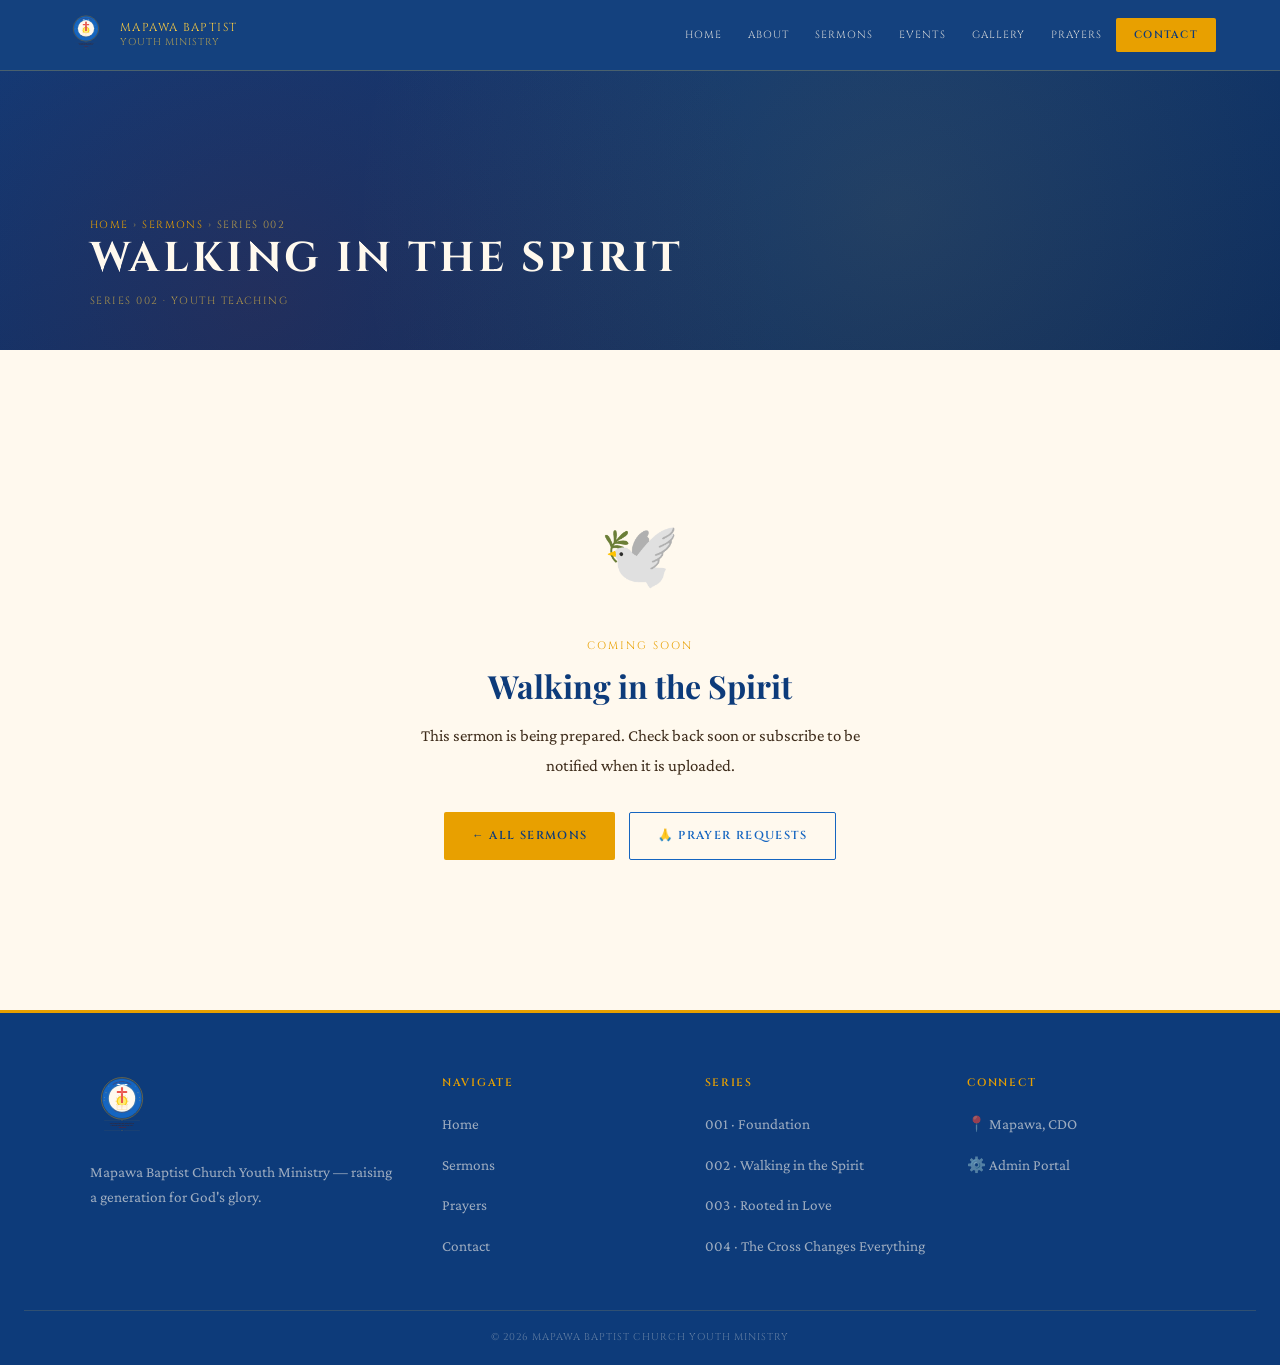
<file: services/service-002.html>
<!DOCTYPE html>
<html lang="en">
<head>
  <meta charset="UTF-8" />
  <meta name="viewport" content="width=device-width, initial-scale=1.0" />
  <title>Walking in the Spirit — Mapawa Baptist Youth Ministry</title>
  <link rel="stylesheet" href="../assets/css/main.css" />
  <link rel="stylesheet" href="../assets/css/responsive.css" />
  <link rel="icon" type="image/svg+xml" href="../assets/images/logo.svg" />
</head>
<body>
<header class="site-header">
  <div class="nav-inner">
    <a href="../index.html" class="nav-brand">
      <img src="../assets/images/logo.svg" alt="MBC Logo" class="nav-logo" />
      <div class="nav-name">Mapawa Baptist<span>Youth Ministry</span></div>
    </a>
    <nav class="nav-links">
      <a href="../index.html">Home</a>
      <a href="../about.html">About</a>
      <a href="../services.html">Sermons</a>
      <a href="../events.html">Events</a>
      <a href="../gallery.html">Gallery</a>
      <a href="../prayers.html">Prayers</a>
      <a href="../contact.html" class="nav-cta">Contact</a>
    </nav>
    <button class="nav-toggle" aria-label="Menu"><span></span><span></span><span></span></button>
  </div>
</header>
<div class="page-banner">
  <div class="page-banner-content">
    <div class="breadcrumb"><a href="../index.html">Home</a> › <a href="../services.html">Sermons</a> › Series 002</div>
    <h1>Walking in the Spirit</h1>
    <div style="font-family:var(--font-display);font-size:0.65rem;letter-spacing:0.14em;text-transform:uppercase;color:rgba(245,200,66,0.65);margin-top:8px;">Series 002 · Youth Teaching</div>
  </div>
</div>
<section class="section">
  <div class="container-narrow">
    <div style="text-align:center;padding:60px 0;" class="fade-in">
      <div style="font-size:4rem;margin-bottom:24px;">🕊️</div>
      <div style="font-family:var(--font-display);font-size:0.68rem;letter-spacing:0.18em;text-transform:uppercase;color:var(--gold-rich);margin-bottom:12px;">Coming Soon</div>
      <h2 style="font-family:var(--font-serif);font-size:2rem;font-weight:700;color:var(--blue-deep);margin-bottom:16px;">Walking in the Spirit</h2>
      <p style="font-size:1.05rem;color:var(--text-mid);max-width:480px;margin:0 auto 32px;">This sermon is being prepared. Check back soon or subscribe to be notified when it is uploaded.</p>
      <div style="display:flex;gap:14px;justify-content:center;flex-wrap:wrap;">
        <a href="../services.html" class="btn btn-gold">← All Sermons</a>
        <a href="../prayers.html" class="btn btn-outline" style="border-color:var(--blue-mid);color:var(--blue-mid);">🙏 Prayer Requests</a>
      </div>
    </div>
  </div>
</section>
<footer class="site-footer">
  <div class="footer-inner">
    <div class="footer-brand">
      <img src="../assets/images/logo.svg" alt="MBC Logo" style="width:64px;margin-bottom:12px;" />
      <p>Mapawa Baptist Church Youth Ministry — raising a generation for God's glory.</p>
    </div>
    <div class="footer-col">
      <h4>Navigate</h4>
      <ul>
        <li><a href="../index.html">Home</a></li>
        <li><a href="../services.html">Sermons</a></li>
        <li><a href="../prayers.html">Prayers</a></li>
        <li><a href="../contact.html">Contact</a></li>
      </ul>
    </div>
    <div class="footer-col"><h4>Series</h4><ul>
        <li><a href="service-001-foundation-of-the-youth-ministry.html">001 · Foundation</a></li>
        <li><a href="service-002.html">002 · Walking in the Spirit</a></li>
        <li><a href="service-003.html">003 · Rooted in Love</a></li>
        <li><a href="service-004.html">004 · The Cross Changes Everything</a></li>
    </ul></div>
    <div class="footer-col"><h4>Connect</h4><ul>
        <li><a href="../contact.html">📍 Mapawa, CDO</a></li>
        <li><a href="../admin/upload-sermons.html">⚙️ Admin Portal</a></li>
    </ul></div>
  </div>
  <div class="footer-bottom"><div class="container">© <span id="current-year"></span> Mapawa Baptist Church Youth Ministry</div></div>
</footer>
<script src="../assets/js/main.js"></script>
</body>
</html>
</file>
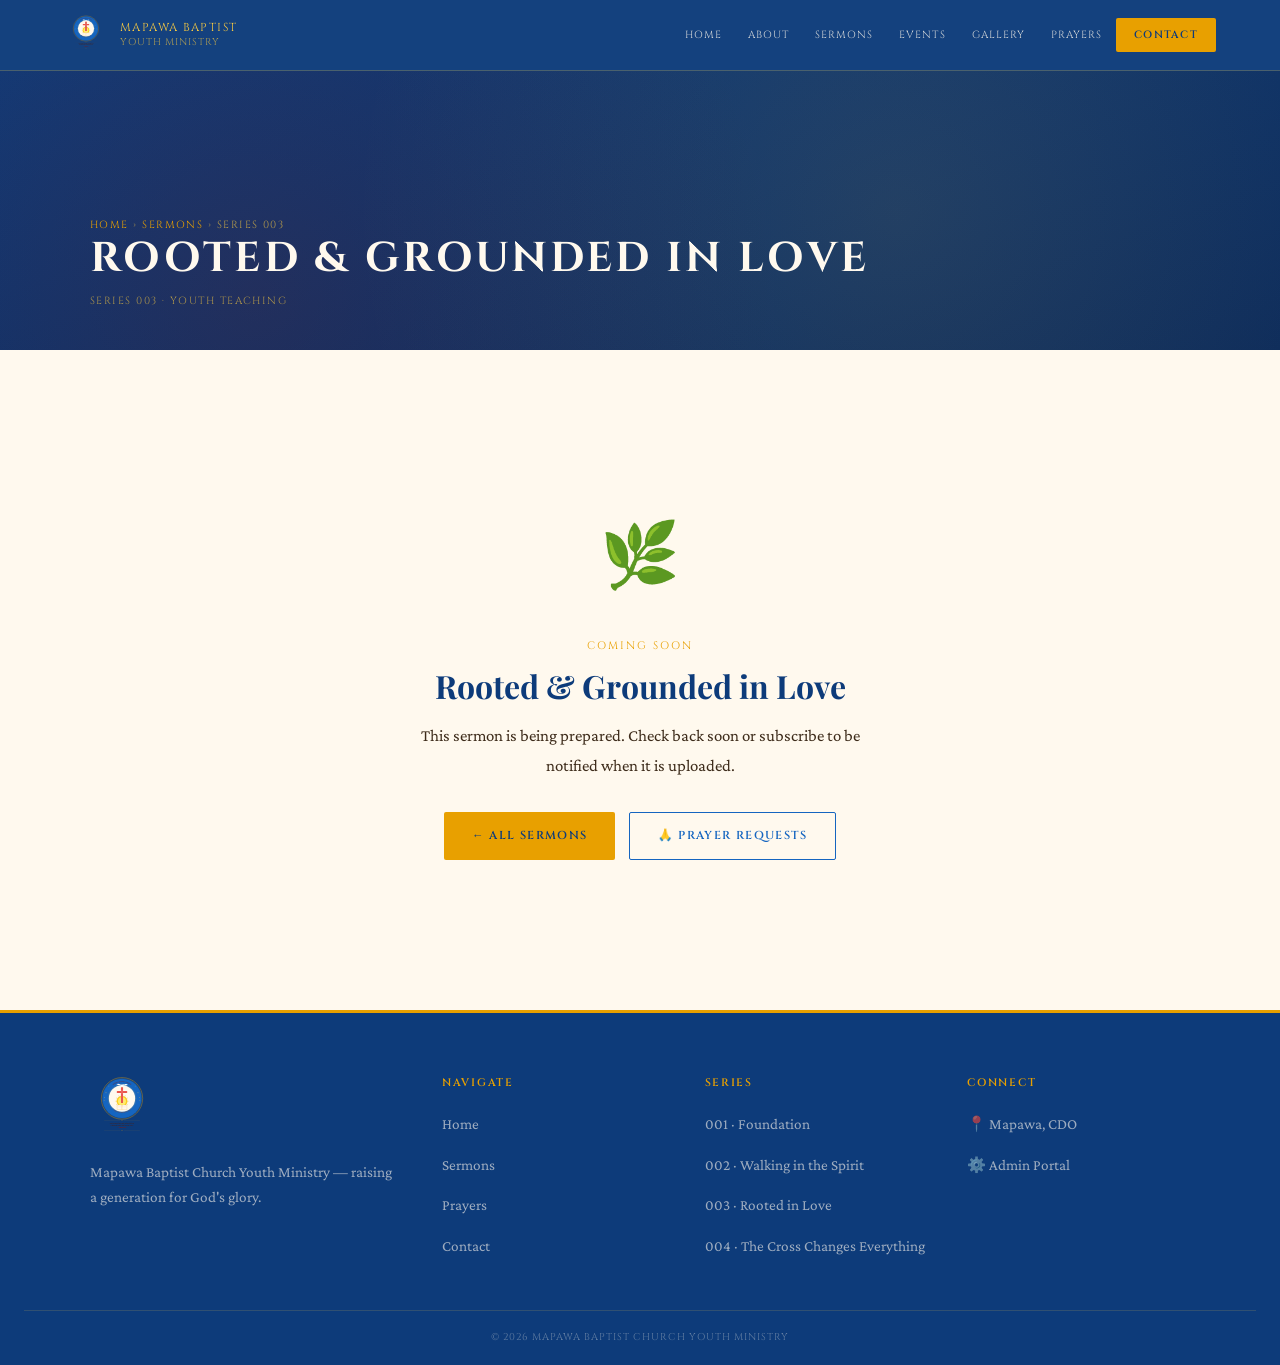
<file: services/service-003.html>
<!DOCTYPE html>
<html lang="en">
<head>
  <meta charset="UTF-8" />
  <meta name="viewport" content="width=device-width, initial-scale=1.0" />
  <title>Rooted &amp; Grounded in Love — Mapawa Baptist Youth Ministry</title>
  <link rel="stylesheet" href="../assets/css/main.css" />
  <link rel="stylesheet" href="../assets/css/responsive.css" />
  <link rel="icon" type="image/svg+xml" href="../assets/images/logo.svg" />
</head>
<body>
<header class="site-header">
  <div class="nav-inner">
    <a href="../index.html" class="nav-brand">
      <img src="../assets/images/logo.svg" alt="MBC Logo" class="nav-logo" />
      <div class="nav-name">Mapawa Baptist<span>Youth Ministry</span></div>
    </a>
    <nav class="nav-links">
      <a href="../index.html">Home</a>
      <a href="../about.html">About</a>
      <a href="../services.html">Sermons</a>
      <a href="../events.html">Events</a>
      <a href="../gallery.html">Gallery</a>
      <a href="../prayers.html">Prayers</a>
      <a href="../contact.html" class="nav-cta">Contact</a>
    </nav>
    <button class="nav-toggle" aria-label="Menu"><span></span><span></span><span></span></button>
  </div>
</header>
<div class="page-banner">
  <div class="page-banner-content">
    <div class="breadcrumb"><a href="../index.html">Home</a> › <a href="../services.html">Sermons</a> › Series 003</div>
    <h1>Rooted &amp; Grounded in Love</h1>
    <div style="font-family:var(--font-display);font-size:0.65rem;letter-spacing:0.14em;text-transform:uppercase;color:rgba(245,200,66,0.65);margin-top:8px;">Series 003 · Youth Teaching</div>
  </div>
</div>
<section class="section">
  <div class="container-narrow">
    <div style="text-align:center;padding:60px 0;" class="fade-in">
      <div style="font-size:4rem;margin-bottom:24px;">🌿</div>
      <div style="font-family:var(--font-display);font-size:0.68rem;letter-spacing:0.18em;text-transform:uppercase;color:var(--gold-rich);margin-bottom:12px;">Coming Soon</div>
      <h2 style="font-family:var(--font-serif);font-size:2rem;font-weight:700;color:var(--blue-deep);margin-bottom:16px;">Rooted &amp; Grounded in Love</h2>
      <p style="font-size:1.05rem;color:var(--text-mid);max-width:480px;margin:0 auto 32px;">This sermon is being prepared. Check back soon or subscribe to be notified when it is uploaded.</p>
      <div style="display:flex;gap:14px;justify-content:center;flex-wrap:wrap;">
        <a href="../services.html" class="btn btn-gold">← All Sermons</a>
        <a href="../prayers.html" class="btn btn-outline" style="border-color:var(--blue-mid);color:var(--blue-mid);">🙏 Prayer Requests</a>
      </div>
    </div>
  </div>
</section>
<footer class="site-footer">
  <div class="footer-inner">
    <div class="footer-brand">
      <img src="../assets/images/logo.svg" alt="MBC Logo" style="width:64px;margin-bottom:12px;" />
      <p>Mapawa Baptist Church Youth Ministry — raising a generation for God's glory.</p>
    </div>
    <div class="footer-col">
      <h4>Navigate</h4>
      <ul>
        <li><a href="../index.html">Home</a></li>
        <li><a href="../services.html">Sermons</a></li>
        <li><a href="../prayers.html">Prayers</a></li>
        <li><a href="../contact.html">Contact</a></li>
      </ul>
    </div>
    <div class="footer-col"><h4>Series</h4><ul>
        <li><a href="service-001-foundation-of-the-youth-ministry.html">001 · Foundation</a></li>
        <li><a href="service-002.html">002 · Walking in the Spirit</a></li>
        <li><a href="service-003.html">003 · Rooted in Love</a></li>
        <li><a href="service-004.html">004 · The Cross Changes Everything</a></li>
    </ul></div>
    <div class="footer-col"><h4>Connect</h4><ul>
        <li><a href="../contact.html">📍 Mapawa, CDO</a></li>
        <li><a href="../admin/upload-sermons.html">⚙️ Admin Portal</a></li>
    </ul></div>
  </div>
  <div class="footer-bottom"><div class="container">© <span id="current-year"></span> Mapawa Baptist Church Youth Ministry</div></div>
</footer>
<script src="../assets/js/main.js"></script>
</body>
</html>
</file>
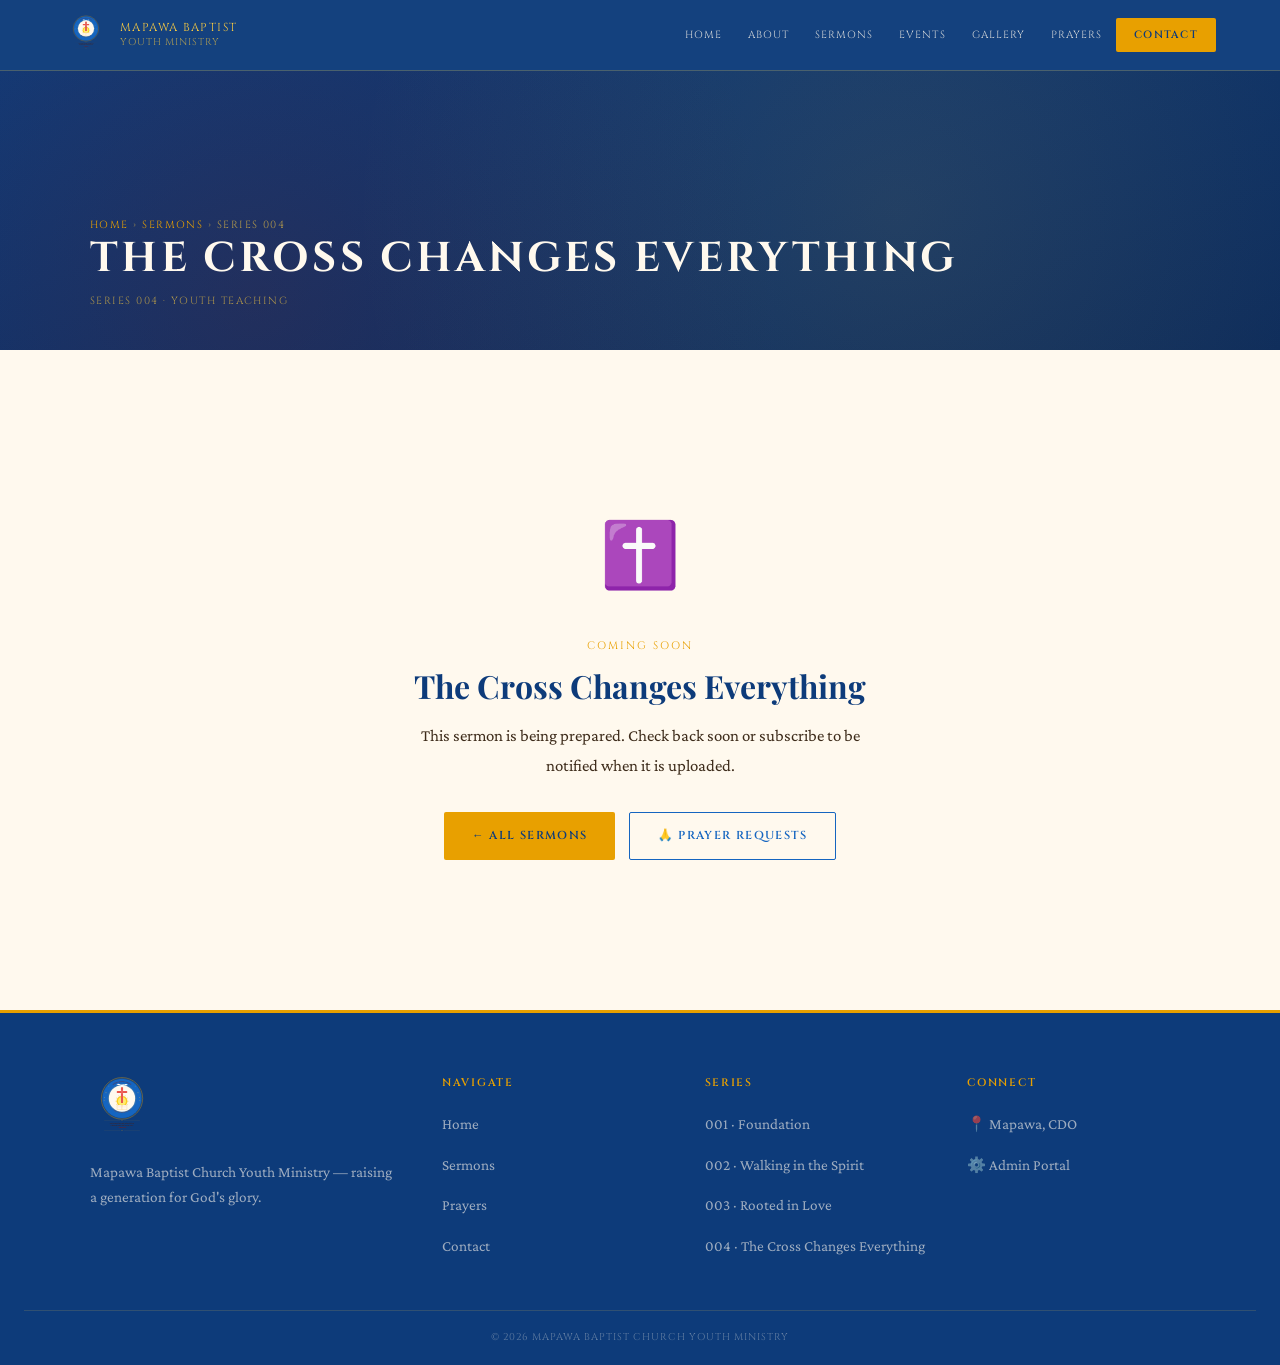
<file: services/service-004.html>
<!DOCTYPE html>
<html lang="en">
<head>
  <meta charset="UTF-8" />
  <meta name="viewport" content="width=device-width, initial-scale=1.0" />
  <title>The Cross Changes Everything — Mapawa Baptist Youth Ministry</title>
  <link rel="stylesheet" href="../assets/css/main.css" />
  <link rel="stylesheet" href="../assets/css/responsive.css" />
  <link rel="icon" type="image/svg+xml" href="../assets/images/logo.svg" />
</head>
<body>
<header class="site-header">
  <div class="nav-inner">
    <a href="../index.html" class="nav-brand">
      <img src="../assets/images/logo.svg" alt="MBC Logo" class="nav-logo" />
      <div class="nav-name">Mapawa Baptist<span>Youth Ministry</span></div>
    </a>
    <nav class="nav-links">
      <a href="../index.html">Home</a>
      <a href="../about.html">About</a>
      <a href="../services.html">Sermons</a>
      <a href="../events.html">Events</a>
      <a href="../gallery.html">Gallery</a>
      <a href="../prayers.html">Prayers</a>
      <a href="../contact.html" class="nav-cta">Contact</a>
    </nav>
    <button class="nav-toggle" aria-label="Menu"><span></span><span></span><span></span></button>
  </div>
</header>
<div class="page-banner">
  <div class="page-banner-content">
    <div class="breadcrumb"><a href="../index.html">Home</a> › <a href="../services.html">Sermons</a> › Series 004</div>
    <h1>The Cross Changes Everything</h1>
    <div style="font-family:var(--font-display);font-size:0.65rem;letter-spacing:0.14em;text-transform:uppercase;color:rgba(245,200,66,0.65);margin-top:8px;">Series 004 · Youth Teaching</div>
  </div>
</div>
<section class="section">
  <div class="container-narrow">
    <div style="text-align:center;padding:60px 0;" class="fade-in">
      <div style="font-size:4rem;margin-bottom:24px;">✝️</div>
      <div style="font-family:var(--font-display);font-size:0.68rem;letter-spacing:0.18em;text-transform:uppercase;color:var(--gold-rich);margin-bottom:12px;">Coming Soon</div>
      <h2 style="font-family:var(--font-serif);font-size:2rem;font-weight:700;color:var(--blue-deep);margin-bottom:16px;">The Cross Changes Everything</h2>
      <p style="font-size:1.05rem;color:var(--text-mid);max-width:480px;margin:0 auto 32px;">This sermon is being prepared. Check back soon or subscribe to be notified when it is uploaded.</p>
      <div style="display:flex;gap:14px;justify-content:center;flex-wrap:wrap;">
        <a href="../services.html" class="btn btn-gold">← All Sermons</a>
        <a href="../prayers.html" class="btn btn-outline" style="border-color:var(--blue-mid);color:var(--blue-mid);">🙏 Prayer Requests</a>
      </div>
    </div>
  </div>
</section>
<footer class="site-footer">
  <div class="footer-inner">
    <div class="footer-brand">
      <img src="../assets/images/logo.svg" alt="MBC Logo" style="width:64px;margin-bottom:12px;" />
      <p>Mapawa Baptist Church Youth Ministry — raising a generation for God's glory.</p>
    </div>
    <div class="footer-col">
      <h4>Navigate</h4>
      <ul>
        <li><a href="../index.html">Home</a></li>
        <li><a href="../services.html">Sermons</a></li>
        <li><a href="../prayers.html">Prayers</a></li>
        <li><a href="../contact.html">Contact</a></li>
      </ul>
    </div>
    <div class="footer-col"><h4>Series</h4><ul>
        <li><a href="service-001-foundation-of-the-youth-ministry.html">001 · Foundation</a></li>
        <li><a href="service-002.html">002 · Walking in the Spirit</a></li>
        <li><a href="service-003.html">003 · Rooted in Love</a></li>
        <li><a href="service-004.html">004 · The Cross Changes Everything</a></li>
    </ul></div>
    <div class="footer-col"><h4>Connect</h4><ul>
        <li><a href="../contact.html">📍 Mapawa, CDO</a></li>
        <li><a href="../admin/upload-sermons.html">⚙️ Admin Portal</a></li>
    </ul></div>
  </div>
  <div class="footer-bottom"><div class="container">© <span id="current-year"></span> Mapawa Baptist Church Youth Ministry</div></div>
</footer>
<script src="../assets/js/main.js"></script>
</body>
</html>
</file>
<file: assets/css/main.css>
/* =========================================================
   MAPAWA BAPTIST YOUTH MINISTRY — Main Stylesheet
   Palette: Deep Blue #1565c0 · Gold #f5c842 · Burgundy #7c1d1d · Cream #fff9ee
   ========================================================= */

@import url('https://fonts.googleapis.com/css2?family=Playfair+Display:ital,wght@0,400;0,600;0,700;0,900;1,400;1,600&family=Crimson+Pro:ital,wght@0,300;0,400;0,600;1,300;1,400&family=Cinzel:wght@400;600;700&display=swap');

/* ── CSS Variables ───────────────────────────────────────── */
:root {
  --blue-deep:   #0d3b7a;
  --blue-mid:    #1565c0;
  --blue-light:  #1e88e5;
  --gold-rich:   #e8a000;
  --gold-bright: #f5c842;
  --gold-pale:   #fff3c4;
  --cream:       #fff9ee;
  --cream-dark:  #f5edda;
  --burgundy:    #7c1d1d;
  --burgundy-dk: #5a1a00;
  --text-dark:   #1a1208;
  --text-mid:    #3d2b1a;
  --text-light:  #6b5540;
  --white:       #ffffff;

  --font-display: 'Cinzel', Georgia, serif;
  --font-serif:   'Playfair Display', Georgia, serif;
  --font-body:    'Crimson Pro', Georgia, serif;

  --shadow-gold:  0 4px 24px rgba(232,160,0,0.18);
  --shadow-deep:  0 8px 40px rgba(13,59,122,0.22);
  --radius:       4px;
  --radius-lg:    10px;
  --transition:   0.3s cubic-bezier(0.4,0,0.2,1);
}

/* ── Reset & Base ────────────────────────────────────────── */
*, *::before, *::after { box-sizing: border-box; margin: 0; padding: 0; }

html { scroll-behavior: smooth; font-size: 16px; }

body {
  font-family: var(--font-body);
  font-size: 1.125rem;
  line-height: 1.75;
  color: var(--text-dark);
  background: var(--cream);
  min-height: 100vh;
  overflow-x: hidden;
}

img { max-width: 100%; display: block; }
a { color: inherit; text-decoration: none; }
ul { list-style: none; }

/* ── Typography ──────────────────────────────────────────── */
h1, h2, h3 { font-family: var(--font-serif); font-weight: 700; line-height: 1.2; }
h4, h5, h6 { font-family: var(--font-display); font-weight: 600; letter-spacing: 0.06em; }

.display-title {
  font-family: var(--font-display);
  font-weight: 700;
  letter-spacing: 0.08em;
  text-transform: uppercase;
}

.scripture {
  font-family: var(--font-body);
  font-style: italic;
  color: var(--burgundy-dk);
}

/* ── Ornamental Divider ──────────────────────────────────── */
.ornament {
  display: flex;
  align-items: center;
  gap: 14px;
  margin: 0 auto;
}
.ornament::before, .ornament::after {
  content: '';
  flex: 1;
  height: 1px;
  background: linear-gradient(to right, transparent, var(--gold-rich), transparent);
}
.ornament-star {
  color: var(--gold-rich);
  font-size: 1rem;
}

/* ── NAV ─────────────────────────────────────────────────── */
.site-header {
  position: fixed;
  top: 0; left: 0; right: 0;
  z-index: 1000;
  background: rgba(13,59,122,0.97);
  backdrop-filter: blur(12px);
  border-bottom: 1px solid rgba(245,200,66,0.25);
  transition: var(--transition);
}

.nav-inner {
  max-width: 1200px;
  margin: 0 auto;
  padding: 0 24px;
  display: flex;
  align-items: center;
  justify-content: space-between;
  height: 70px;
}

.nav-brand {
  display: flex;
  align-items: center;
  gap: 12px;
  text-decoration: none;
}
.nav-logo { width: 44px; height: 44px; }
.nav-name {
  font-family: var(--font-display);
  font-size: 0.72rem;
  letter-spacing: 0.12em;
  text-transform: uppercase;
  color: var(--gold-bright);
  line-height: 1.3;
}
.nav-name span { display: block; font-size: 0.62rem; color: rgba(245,200,66,0.65); letter-spacing: 0.1em; }

.nav-links {
  display: flex;
  align-items: center;
  gap: 2px;
}
.nav-links a {
  font-family: var(--font-display);
  font-size: 0.68rem;
  letter-spacing: 0.1em;
  text-transform: uppercase;
  color: rgba(255,249,238,0.8);
  padding: 8px 14px;
  border-radius: var(--radius);
  transition: var(--transition);
  position: relative;
}
.nav-links a:hover, .nav-links a.active {
  color: var(--gold-bright);
  background: rgba(245,200,66,0.08);
}
.nav-links a.active::after {
  content: '';
  position: absolute;
  bottom: 2px; left: 14px; right: 14px;
  height: 1px;
  background: var(--gold-bright);
}

.nav-cta {
  font-family: var(--font-display) !important;
  font-size: 0.66rem !important;
  letter-spacing: 0.12em !important;
  background: var(--gold-rich) !important;
  color: var(--blue-deep) !important;
  padding: 8px 18px !important;
  border-radius: 2px !important;
  font-weight: 600 !important;
}
.nav-cta:hover { background: var(--gold-bright) !important; }

.nav-toggle {
  display: none;
  flex-direction: column;
  gap: 5px;
  cursor: pointer;
  padding: 4px;
}
.nav-toggle span {
  display: block;
  width: 24px; height: 2px;
  background: var(--gold-bright);
  transition: var(--transition);
}

/* ── Hero ────────────────────────────────────────────────── */
.hero {
  min-height: 100vh;
  display: flex;
  align-items: center;
  justify-content: center;
  position: relative;
  overflow: hidden;
  background: linear-gradient(160deg, var(--blue-deep) 0%, #0a2a5c 40%, #1a0a3a 100%);
  padding-top: 70px;
}

.hero-bg-pattern {
  position: absolute;
  inset: 0;
  background-image:
    radial-gradient(circle at 20% 50%, rgba(245,200,66,0.06) 0%, transparent 50%),
    radial-gradient(circle at 80% 20%, rgba(21,101,192,0.4) 0%, transparent 50%),
    radial-gradient(circle at 60% 80%, rgba(124,29,29,0.2) 0%, transparent 40%);
  pointer-events: none;
}

.hero-rays {
  position: absolute;
  top: 0; left: 50%;
  transform: translateX(-50%);
  width: 800px; height: 600px;
  background: conic-gradient(
    from 180deg at 50% 0%,
    transparent 0deg,
    rgba(245,200,66,0.04) 15deg,
    transparent 30deg,
    rgba(245,200,66,0.04) 45deg,
    transparent 60deg,
    rgba(245,200,66,0.04) 75deg,
    transparent 90deg,
    rgba(245,200,66,0.04) 105deg,
    transparent 120deg,
    rgba(245,200,66,0.04) 135deg,
    transparent 150deg,
    rgba(245,200,66,0.04) 165deg,
    transparent 180deg
  );
  pointer-events: none;
}

.hero-content {
  position: relative;
  z-index: 2;
  text-align: center;
  padding: 60px 24px;
  max-width: 800px;
}

.hero-badge {
  display: inline-flex;
  align-items: center;
  gap: 10px;
  font-family: var(--font-display);
  font-size: 0.68rem;
  letter-spacing: 0.2em;
  text-transform: uppercase;
  color: var(--gold-rich);
  border: 1px solid rgba(232,160,0,0.35);
  padding: 6px 18px;
  border-radius: 2px;
  margin-bottom: 28px;
}
.hero-badge::before, .hero-badge::after {
  content: '✦';
  font-size: 0.5rem;
  opacity: 0.7;
}

.hero h1 {
  font-family: var(--font-display);
  font-size: clamp(2.2rem, 6vw, 4rem);
  letter-spacing: 0.06em;
  text-transform: uppercase;
  color: var(--cream);
  margin-bottom: 12px;
  line-height: 1.1;
}
.hero h1 em {
  font-family: var(--font-serif);
  font-style: italic;
  font-size: 0.85em;
  color: var(--gold-bright);
  letter-spacing: 0.02em;
  display: block;
  text-transform: none;
}

.hero-tagline {
  font-family: var(--font-body);
  font-style: italic;
  font-size: 1.2rem;
  color: rgba(255,249,238,0.7);
  margin: 20px 0 36px;
}

.hero-logo {
  width: 160px;
  margin: 0 auto 32px;
  filter: drop-shadow(0 0 30px rgba(245,200,66,0.3));
  animation: float 4s ease-in-out infinite;
}
@keyframes float {
  0%, 100% { transform: translateY(0); }
  50%       { transform: translateY(-8px); }
}

.hero-actions {
  display: flex;
  gap: 14px;
  justify-content: center;
  flex-wrap: wrap;
}

/* ── Buttons ──────────────────────────────────────────────── */
.btn {
  display: inline-flex;
  align-items: center;
  gap: 8px;
  font-family: var(--font-display);
  font-size: 0.72rem;
  font-weight: 600;
  letter-spacing: 0.12em;
  text-transform: uppercase;
  padding: 13px 28px;
  border-radius: 2px;
  border: none;
  cursor: pointer;
  transition: var(--transition);
  text-decoration: none;
}
.btn-gold {
  background: var(--gold-rich);
  color: var(--blue-deep);
}
.btn-gold:hover {
  background: var(--gold-bright);
  transform: translateY(-2px);
  box-shadow: var(--shadow-gold);
}
.btn-outline {
  background: transparent;
  color: var(--cream);
  border: 1px solid rgba(255,249,238,0.4);
}
.btn-outline:hover {
  border-color: var(--gold-bright);
  color: var(--gold-bright);
}
.btn-blue {
  background: var(--blue-mid);
  color: var(--cream);
}
.btn-blue:hover {
  background: var(--blue-deep);
  transform: translateY(-2px);
  box-shadow: var(--shadow-deep);
}
.btn-sm {
  font-size: 0.65rem;
  padding: 9px 18px;
}

/* ── Section Scaffolding ─────────────────────────────────── */
.section { padding: 90px 24px; }
.section-sm { padding: 60px 24px; }
.container { max-width: 1100px; margin: 0 auto; }
.container-narrow { max-width: 760px; margin: 0 auto; }

.section-label {
  font-family: var(--font-display);
  font-size: 0.65rem;
  letter-spacing: 0.22em;
  text-transform: uppercase;
  color: var(--gold-rich);
  margin-bottom: 10px;
}
.section-title {
  font-family: var(--font-serif);
  font-size: clamp(1.8rem, 4vw, 2.8rem);
  font-weight: 700;
  color: var(--blue-deep);
  margin-bottom: 16px;
}
.section-title-light { color: var(--cream); }
.section-sub {
  font-size: 1.1rem;
  color: var(--text-light);
  max-width: 560px;
}
.section-sub-light { color: rgba(255,249,238,0.7); }

/* ── Card ────────────────────────────────────────────────── */
.card {
  background: var(--white);
  border-radius: var(--radius-lg);
  overflow: hidden;
  box-shadow: 0 2px 16px rgba(13,59,122,0.08);
  transition: var(--transition);
  border: 1px solid rgba(13,59,122,0.06);
}
.card:hover {
  transform: translateY(-4px);
  box-shadow: var(--shadow-deep);
}
.card-body { padding: 28px; }
.card-tag {
  font-family: var(--font-display);
  font-size: 0.6rem;
  letter-spacing: 0.18em;
  text-transform: uppercase;
  color: var(--gold-rich);
  background: var(--gold-pale);
  padding: 3px 10px;
  border-radius: 2px;
  display: inline-block;
  margin-bottom: 12px;
}
.card-title {
  font-family: var(--font-serif);
  font-size: 1.25rem;
  font-weight: 700;
  color: var(--blue-deep);
  margin-bottom: 8px;
  line-height: 1.3;
}
.card-meta {
  font-family: var(--font-display);
  font-size: 0.65rem;
  letter-spacing: 0.1em;
  text-transform: uppercase;
  color: var(--text-light);
  margin-bottom: 12px;
}
.card-text { font-size: 1rem; color: var(--text-mid); line-height: 1.65; }

/* ── Grid Layouts ─────────────────────────────────────────── */
.grid-3 { display: grid; grid-template-columns: repeat(3, 1fr); gap: 28px; }
.grid-2 { display: grid; grid-template-columns: repeat(2, 1fr); gap: 28px; }
.grid-4 { display: grid; grid-template-columns: repeat(4, 1fr); gap: 24px; }

/* ── Highlight Band ──────────────────────────────────────── */
.band-gold {
  background: linear-gradient(135deg, var(--gold-rich) 0%, var(--gold-bright) 100%);
  color: var(--blue-deep);
}
.band-blue {
  background: linear-gradient(135deg, var(--blue-deep) 0%, #0a2a5c 100%);
  color: var(--cream);
}
.band-cream { background: var(--cream-dark); }
.band-burgundy {
  background: linear-gradient(135deg, var(--burgundy) 0%, var(--burgundy-dk) 100%);
  color: var(--cream);
}

/* ── Scripture Block ─────────────────────────────────────── */
.scripture-block {
  border-left: 3px solid var(--gold-rich);
  padding: 20px 28px;
  background: rgba(232,160,0,0.05);
  border-radius: 0 var(--radius-lg) var(--radius-lg) 0;
  margin: 28px 0;
}
.scripture-block p {
  font-family: var(--font-body);
  font-style: italic;
  font-size: 1.15rem;
  color: var(--burgundy-dk);
  margin-bottom: 8px;
}
.scripture-block cite {
  font-family: var(--font-display);
  font-size: 0.72rem;
  letter-spacing: 0.1em;
  text-transform: uppercase;
  color: var(--burgundy);
  font-style: normal;
}

/* ── Featured Image Banner ───────────────────────────────── */
.page-banner {
  height: 280px;
  display: flex;
  align-items: flex-end;
  padding: 40px 24px;
  position: relative;
  overflow: hidden;
  background: linear-gradient(160deg, var(--blue-deep) 0%, #0a2a5c 100%);
  margin-top: 70px;
}
.page-banner::before {
  content: '';
  position: absolute;
  inset: 0;
  background:
    radial-gradient(circle at 70% 50%, rgba(245,200,66,0.1) 0%, transparent 60%),
    radial-gradient(circle at 20% 80%, rgba(124,29,29,0.2) 0%, transparent 50%);
}
.page-banner-content {
  position: relative;
  z-index: 1;
  max-width: 1100px;
  margin: 0 auto;
  width: 100%;
}
.page-banner h1 {
  font-family: var(--font-display);
  font-size: clamp(1.6rem, 4vw, 2.6rem);
  letter-spacing: 0.08em;
  text-transform: uppercase;
  color: var(--cream);
  margin-bottom: 8px;
}
.page-banner .breadcrumb {
  font-family: var(--font-display);
  font-size: 0.65rem;
  letter-spacing: 0.14em;
  text-transform: uppercase;
  color: rgba(245,200,66,0.7);
}
.page-banner .breadcrumb a { color: var(--gold-rich); }
.page-banner .breadcrumb a:hover { color: var(--gold-bright); }

/* ── Form Styles ──────────────────────────────────────────── */
.form-group { margin-bottom: 20px; }
.form-label {
  display: block;
  font-family: var(--font-display);
  font-size: 0.68rem;
  letter-spacing: 0.12em;
  text-transform: uppercase;
  color: var(--text-mid);
  margin-bottom: 6px;
}
.form-control {
  width: 100%;
  padding: 12px 16px;
  border: 1px solid rgba(13,59,122,0.2);
  border-radius: var(--radius);
  background: var(--white);
  font-family: var(--font-body);
  font-size: 1rem;
  color: var(--text-dark);
  transition: var(--transition);
  outline: none;
}
.form-control:focus {
  border-color: var(--blue-mid);
  box-shadow: 0 0 0 3px rgba(21,101,192,0.12);
}
textarea.form-control { resize: vertical; min-height: 120px; }
select.form-control { cursor: pointer; }

/* ── Footer ──────────────────────────────────────────────── */
.site-footer {
  background: var(--blue-deep);
  color: rgba(255,249,238,0.75);
  padding: 60px 24px 0;
  border-top: 3px solid var(--gold-rich);
}
.footer-inner {
  max-width: 1100px;
  margin: 0 auto;
  display: grid;
  grid-template-columns: 1.4fr repeat(3, 1fr);
  gap: 40px;
  padding-bottom: 40px;
}
.footer-brand p {
  font-size: 0.95rem;
  line-height: 1.65;
  margin: 14px 0;
  color: rgba(255,249,238,0.6);
}
.footer-col h4 {
  font-family: var(--font-display);
  font-size: 0.68rem;
  letter-spacing: 0.16em;
  text-transform: uppercase;
  color: var(--gold-rich);
  margin-bottom: 16px;
}
.footer-col ul li { margin-bottom: 9px; }
.footer-col ul li a {
  font-size: 0.95rem;
  color: rgba(255,249,238,0.6);
  transition: var(--transition);
}
.footer-col ul li a:hover { color: var(--gold-bright); padding-left: 4px; }
.footer-bottom {
  border-top: 1px solid rgba(245,200,66,0.15);
  padding: 18px 0;
  text-align: center;
  font-family: var(--font-display);
  font-size: 0.62rem;
  letter-spacing: 0.1em;
  text-transform: uppercase;
  color: rgba(255,249,238,0.35);
}
.footer-bottom a { color: var(--gold-rich); }

/* ── Utility Classes ─────────────────────────────────────── */
.text-center { text-align: center; }
.text-gold   { color: var(--gold-rich); }
.text-blue   { color: var(--blue-mid); }
.text-burgundy { color: var(--burgundy); }
.text-cream  { color: var(--cream); }
.mt-0 { margin-top: 0; }
.mb-0 { margin-bottom: 0; }
.mb-8 { margin-bottom: 8px; }
.mb-16 { margin-bottom: 16px; }
.mb-24 { margin-bottom: 24px; }
.mb-40 { margin-bottom: 40px; }
.mb-60 { margin-bottom: 60px; }
.gap-center { margin: 0 auto; }
.fade-in {
  opacity: 0;
  transform: translateY(20px);
  transition: opacity 0.6s ease, transform 0.6s ease;
}
.fade-in.visible {
  opacity: 1;
  transform: none;
}

/* ── Responsive styles live in assets/css/responsive.css ──── */
</file>
<file: assets/css/responsive.css>
/* ================================================================
   MAPAWA BAPTIST YOUTH MINISTRY — Responsive Stylesheet
   Breakpoints:
     xl   : 1200px+   (wide desktop)
     lg   : 1024px    (desktop / large tablet landscape)
     md   : 900px     (tablet landscape / small desktop)
     sm   : 768px     (tablet portrait)
     xs   : 480px     (large phone)
     xxs  : 360px     (small phone)
   ================================================================ */

/* ──────────────────────────────────────────────────────────────────
   BASE LAYOUT CLASSES
   Replace inline style="display:grid;grid-template-columns:…"
   ────────────────────────────────────────────────────────────────── */

/* Two-column 50/50 */
.layout-2col {
  display: grid;
  grid-template-columns: 1fr 1fr;
  gap: 64px;
  align-items: center;
}

/* Content + fixed sidebar */
.layout-content-sidebar-340 {
  display: grid;
  grid-template-columns: 1fr 340px;
  gap: 48px;
  align-items: start;
}
.layout-content-sidebar-380 {
  display: grid;
  grid-template-columns: 1fr 380px;
  gap: 60px;
  align-items: start;
}
.layout-content-sidebar-420 {
  display: grid;
  grid-template-columns: 1fr 420px;
  gap: 24px;
  align-items: start;
}

/* Event card row: thumbnail col + content */
.layout-event-row {
  display: grid;
  grid-template-columns: 200px 1fr;
  gap: 0;
  background: var(--white);
  border-radius: var(--radius-lg);
  box-shadow: 0 2px 16px rgba(13,59,122,0.08);
  overflow: hidden;
  border: 1px solid rgba(13,59,122,0.06);
  transition: var(--transition);
}
.layout-event-row:hover {
  transform: translateY(-3px);
  box-shadow: var(--shadow-deep);
}
.layout-event-row .event-date-block {
  display: flex;
  flex-direction: column;
  align-items: center;
  justify-content: center;
  padding: 32px;
  text-align: center;
}
.layout-event-row .event-body {
  padding: 32px;
}

/* Welcome section: text + vision card */
.layout-welcome {
  display: grid;
  grid-template-columns: 1fr 1fr;
  gap: 64px;
  align-items: center;
}

/* Quick info band: 4 equal cols */
.layout-band-4col {
  display: grid;
  grid-template-columns: repeat(4, 1fr);
  gap: 16px;
  align-items: center;
  text-align: center;
}

/* Stats row: 4 equal */
.layout-stats {
  display: grid;
  grid-template-columns: repeat(4, 1fr);
  gap: 16px;
  margin-bottom: 28px;
}

/* Events grid: 2 col */
.layout-events-grid {
  display: grid;
  grid-template-columns: repeat(2, 1fr);
  gap: 20px;
}

/* Admin 2-col form */
.layout-admin-2col {
  display: grid;
  grid-template-columns: 1fr 320px;
  gap: 24px;
  align-items: start;
}

/* About page: text + cards */
.layout-about {
  display: grid;
  grid-template-columns: 1fr 1fr;
  gap: 60px;
  align-items: start;
}

/* Service detail: main + sidebar */
.layout-sermon-detail {
  display: grid;
  grid-template-columns: 1fr 340px;
  gap: 48px;
  align-items: start;
}

/* Footer */
.footer-inner {
  max-width: 1100px;
  margin: 0 auto;
  display: grid;
  grid-template-columns: 1.4fr repeat(3, 1fr);
  gap: 40px;
  padding-bottom: 40px;
}

/* ──────────────────────────────────────────────────────────────────
   HERO — mobile-first
   ────────────────────────────────────────────────────────────────── */
.hero-logo        { width: 160px; }
.hero h1          { font-size: clamp(1.8rem, 6vw, 4rem); }
.hero-tagline     { font-size: clamp(0.95rem, 2.5vw, 1.2rem); }
.hero-actions     { flex-wrap: wrap; justify-content: center; }

/* ──────────────────────────────────────────────────────────────────
   NAV
   ────────────────────────────────────────────────────────────────── */
.nav-inner        { height: 70px; padding: 0 24px; }
.nav-links a      { padding: 8px 12px; font-size: 0.65rem; }

/* ──────────────────────────────────────────────────────────────────
   PAGE BANNER
   ────────────────────────────────────────────────────────────────── */
.page-banner      { height: 280px; padding: 40px 24px; }
.page-banner h1   { font-size: clamp(1.4rem, 4vw, 2.6rem); }

/* ──────────────────────────────────────────────────────────────────
   SECTIONS
   ────────────────────────────────────────────────────────────────── */
.section          { padding: 90px 24px; }
.section-sm       { padding: 60px 24px; }
.section-title    { font-size: clamp(1.6rem, 4vw, 2.8rem); }

/* ──────────────────────────────────────────────────────────────────
   GALLERY GRID
   ────────────────────────────────────────────────────────────────── */
.gallery-grid     { grid-template-columns: repeat(3, 1fr); }

/* ──────────────────────────────────────────────────────────────────
   PRAYER CTA BOX
   ────────────────────────────────────────────────────────────────── */
.prayer-cta-box   { padding: 60px 48px; }

/* ──────────────────────────────────────────────────────────────────
   VISION CARD DECORATION
   ────────────────────────────────────────────────────────────────── */
.vision-star {
  position: absolute;
  top: -16px;
  right: -16px;
  width: 80px;
  height: 80px;
  background: var(--gold-rich);
  border-radius: 50%;
  display: flex;
  align-items: center;
  justify-content: center;
  font-size: 1.8rem;
}

/* ──────────────────────────────────────────────────────────────────
   ≤ 1024px  (tablet landscape / small desktop)
   ────────────────────────────────────────────────────────────────── */
@media (max-width: 1024px) {
  .layout-content-sidebar-340,
  .layout-content-sidebar-380,
  .layout-content-sidebar-420 {
    grid-template-columns: 1fr 300px;
    gap: 32px;
  }

  .layout-admin-2col {
    grid-template-columns: 1fr 280px;
  }

  .footer-inner {
    grid-template-columns: 1fr 1fr;
    gap: 32px;
  }

  .layout-band-4col {
    grid-template-columns: repeat(2, 1fr);
    gap: 16px;
  }

  .layout-stats {
    grid-template-columns: repeat(2, 1fr);
  }

  .layout-event-row {
    grid-template-columns: 160px 1fr;
  }

  .prayer-cta-box { padding: 48px 36px; }
}

/* ──────────────────────────────────────────────────────────────────
   ≤ 900px  (tablet portrait)
   ────────────────────────────────────────────────────────────────── */
@media (max-width: 900px) {
  /* Grids collapse to 2 cols */
  .grid-3  { grid-template-columns: repeat(2, 1fr); }
  .grid-4  { grid-template-columns: repeat(2, 1fr); }

  /* Two-col layouts become single col */
  .layout-2col,
  .layout-welcome,
  .layout-about {
    grid-template-columns: 1fr;
    gap: 36px;
  }

  /* Sidebars collapse */
  .layout-content-sidebar-340,
  .layout-content-sidebar-380,
  .layout-content-sidebar-420 {
    grid-template-columns: 1fr;
    gap: 28px;
  }

  /* Sermon detail sidebar moves below */
  .layout-sermon-detail {
    grid-template-columns: 1fr;
    gap: 28px;
  }

  /* Admin upload form */
  .layout-admin-2col {
    grid-template-columns: 1fr;
  }

  /* Event rows */
  .layout-event-row {
    grid-template-columns: 130px 1fr;
  }

  /* Gallery */
  .gallery-grid {
    grid-template-columns: repeat(2, 1fr);
  }

  /* Vision star decoration - hide on mobile */
  .vision-star { display: none; }

  .layout-stats {
    grid-template-columns: repeat(2, 1fr);
  }

  .layout-events-grid {
    grid-template-columns: 1fr;
  }

  /* Sections */
  .section    { padding: 70px 20px; }
  .section-sm { padding: 48px 20px; }

  /* Page banner */
  .page-banner { height: auto; min-height: 200px; padding: 100px 20px 36px; }

  /* Footer */
  .footer-inner {
    grid-template-columns: 1fr 1fr;
    gap: 28px;
  }

  /* Prayer CTA */
  .prayer-cta-box { padding: 40px 28px; }

  /* Admin grid helpers */
  .a-grid-2 { grid-template-columns: 1fr; }
  .a-grid-3 { grid-template-columns: 1fr; }
}

/* ──────────────────────────────────────────────────────────────────
   ≤ 768px  (tablet portrait / large phone)
   ────────────────────────────────────────────────────────────────── */
@media (max-width: 768px) {
  /* Nav */
  .nav-links  { display: none; }
  .nav-links.open {
    display: flex;
    flex-direction: column;
    position: fixed;
    top: 70px; left: 0; right: 0; bottom: 0;
    background: rgba(9, 24, 50, 0.98);
    padding: 28px 24px;
    gap: 4px;
    border-bottom: 1px solid rgba(245,200,66,0.2);
    overflow-y: auto;
    z-index: 999;
  }
  .nav-links.open a {
    padding: 13px 16px;
    font-size: 0.78rem;
    border-radius: 4px;
    border-bottom: 1px solid rgba(245,200,66,0.07);
  }
  .nav-links.open a:last-child { border-bottom: none; }
  .nav-toggle { display: flex; }

  /* Nav inner */
  .nav-inner { padding: 0 18px; }
  .nav-name span { display: none; }

  /* Hero */
  .hero-logo    { width: 120px; margin-bottom: 24px; }
  .hero-content { padding: 40px 20px; }
  .hero h1      { font-size: clamp(1.6rem, 7vw, 2.4rem); line-height: 1.15; }
  .hero-badge   { font-size: 0.6rem; padding: 5px 14px; margin-bottom: 20px; }
  .hero-tagline { font-size: 0.95rem; margin: 14px 0 28px; }
  .hero-actions { gap: 10px; }
  .hero-actions .btn { padding: 12px 22px; font-size: 0.68rem; }

  /* Grids */
  .grid-3, .grid-2, .grid-4 { grid-template-columns: 1fr; }

  /* Event rows become stacked cards */
  .layout-event-row {
    grid-template-columns: 1fr;
  }
  .layout-event-row .event-date-block {
    flex-direction: row;
    gap: 12px;
    padding: 20px 24px;
    justify-content: flex-start;
    border-bottom: 1px solid rgba(0,0,0,0.1);
  }

  /* Band 4col → single col */
  .layout-band-4col {
    grid-template-columns: 1fr 1fr;
    text-align: left;
    gap: 14px;
  }

  /* Stats */
  .layout-stats { grid-template-columns: repeat(2, 1fr); }

  /* Sections */
  .section    { padding: 60px 18px; }
  .section-sm { padding: 40px 18px; }

  /* Footer */
  .footer-inner   { grid-template-columns: 1fr; gap: 28px; }
  .site-footer    { padding: 48px 18px 0; }

  /* Cards */
  .card-body { padding: 22px; }

  /* Scripture blocks */
  .scripture-block { padding: 16px 20px; }

  /* Gallery */
  .gallery-grid { grid-template-columns: repeat(2, 1fr); gap: 10px; }

  /* Forms */
  .form-control { font-size: 1rem; padding: 11px 14px; }

  /* Buttons */
  .btn { padding: 11px 22px; font-size: 0.68rem; }
  .btn-sm { padding: 8px 14px; font-size: 0.62rem; }

  /* Prayer CTA */
  .prayer-cta-box { padding: 36px 20px; border-radius: var(--radius); }

  /* Admin sidebar */
  .admin-sidebar { transform: translateX(-100%); }
  .admin-sidebar.open { transform: none; }
  .admin-content { margin-left: 0; }
  .admin-menu-toggle { display: block; }
  .admin-main { padding: 20px 16px; }
  .stats-row  { grid-template-columns: repeat(2, 1fr); }
}

/* ──────────────────────────────────────────────────────────────────
   ≤ 480px  (mobile phone)
   ────────────────────────────────────────────────────────────────── */
@media (max-width: 480px) {
  /* Typography scale down */
  body { font-size: 1rem; }
  h1   { font-size: clamp(1.4rem, 8vw, 2rem); }
  h2   { font-size: clamp(1.3rem, 7vw, 1.8rem); }

  /* Nav */
  .nav-inner  { height: 62px; }
  .nav-logo   { width: 36px; height: 36px; }
  .nav-name   { font-size: 0.65rem; }

  /* Sections tighter */
  .section    { padding: 48px 16px; }
  .section-sm { padding: 32px 16px; }

  /* Hero */
  .hero { padding-top: 62px; }
  .hero-logo    { width: 100px; }
  .hero h1      { font-size: clamp(1.5rem, 8vw, 2rem); }
  .hero-tagline { font-size: 0.88rem; }
  .hero-actions { flex-direction: column; align-items: stretch; }
  .hero-actions .btn { text-align: center; justify-content: center; }

  /* Page banner */
  .page-banner { padding: 85px 16px 28px; min-height: 180px; }
  .page-banner h1 { font-size: clamp(1.2rem, 7vw, 1.8rem); }

  /* Band stays 2 col */
  .layout-band-4col { grid-template-columns: 1fr 1fr; }

  /* Stats */
  .layout-stats { grid-template-columns: 1fr 1fr; gap: 10px; }
  .stat-n { font-size: 1.8rem; }

  /* Gallery: single col on very small */
  .gallery-grid { grid-template-columns: 1fr 1fr; gap: 8px; }

  /* Cards */
  .card-body { padding: 18px; }
  .card-title { font-size: 1.1rem; }

  /* Event date blocks */
  .layout-event-row .event-date-block { padding: 14px 16px; }

  /* Footer */
  .footer-inner { gap: 20px; }
  .footer-bottom { font-size: 0.55rem; }

  /* Buttons */
  .btn { padding: 10px 18px; font-size: 0.65rem; letter-spacing: 0.1em; }

  /* Admin */
  .admin-topbar { padding: 12px 16px; }
  .admin-page-title { font-size: 0.7rem; }
  .a-card { padding: 18px; }
  .a-table th, .a-table td { padding: 9px 8px; font-size: 0.82rem; }

  /* Overflow tables: allow horizontal scroll */
  .a-card.table-wrap { overflow-x: auto; }
  .a-table { min-width: 500px; }

  /* Prayer CTA */
  .prayer-cta-box { padding: 28px 16px; }

  /* Grid 2-col forms collapse */
  .a-grid-2 { grid-template-columns: 1fr; }
  .grid-2   { grid-template-columns: 1fr; }
}

/* ──────────────────────────────────────────────────────────────────
   ≤ 360px  (small phones)
   ────────────────────────────────────────────────────────────────── */
@media (max-width: 360px) {
  .nav-name   { display: none; }
  .nav-inner  { height: 58px; }
  .hero-logo  { width: 80px; }

  .layout-band-4col {
    grid-template-columns: 1fr;
    text-align: center;
  }

  .gallery-grid { grid-template-columns: 1fr; }

  .layout-stats {
    grid-template-columns: 1fr;
  }

  .stats-row {
    grid-template-columns: 1fr 1fr;
  }

  .hero-actions .btn { font-size: 0.6rem; padding: 10px 14px; }

  /* Admin */
  .admin-topbar-right { display: none; }
}

/* ──────────────────────────────────────────────────────────────────
   TOUCH IMPROVEMENTS
   ────────────────────────────────────────────────────────────────── */
@media (hover: none) and (pointer: coarse) {
  /* Larger tap targets */
  .nav-links a { min-height: 44px; display: flex; align-items: center; }
  .btn         { min-height: 44px; }
  .a-action    { min-height: 36px; display: inline-flex; align-items: center; padding: 6px 10px; }
  .form-control { min-height: 46px; }
  .a-input      { min-height: 46px; }

  /* Remove hover-only effects that don't work on touch */
  .card:hover         { transform: none; }
  .btn-gold:hover     { transform: none; }
  .btn-blue:hover     { transform: none; }
  .layout-event-row:hover { transform: none; }
}

/* ──────────────────────────────────────────────────────────────────
   PRINT (bonus)
   ────────────────────────────────────────────────────────────────── */
@media print {
  .site-header, .site-footer, .nav-toggle, .hero-actions, .btn,
  .admin-sidebar, .admin-topbar { display: none !important; }

  body { background: white; color: black; font-size: 12pt; }
  .page-banner { background: none; color: black; height: auto; padding: 20px 0; }
  .page-banner h1 { color: black; }
  .section { padding: 20px 0; }
  a { color: black; text-decoration: underline; }

  .layout-2col,
  .layout-content-sidebar-340,
  .layout-content-sidebar-380,
  .layout-content-sidebar-420,
  .layout-welcome,
  .layout-about,
  .layout-sermon-detail,
  .grid-3, .grid-2, .grid-4 { grid-template-columns: 1fr; }
}

/* ──────────────────────────────────────────────────────────────────
   REDUCED MOTION ACCESSIBILITY
   ────────────────────────────────────────────────────────────────── */
@media (prefers-reduced-motion: reduce) {
  *, *::before, *::after {
    animation-duration: 0.01ms !important;
    animation-iteration-count: 1 !important;
    transition-duration: 0.01ms !important;
  }
  .hero-logo { animation: none !important; }
  .fade-in   { opacity: 1 !important; transform: none !important; }
}

/* ──────────────────────────────────────────────────────────────────
   GALLERY COMPONENT (moved from gallery.html inline style)
   ────────────────────────────────────────────────────────────────── */
.gallery-grid {
  display: grid;
  grid-template-columns: repeat(3, 1fr);
  gap: 16px;
}
.gallery-item {
  border-radius: var(--radius-lg);
  overflow: hidden;
  position: relative;
  aspect-ratio: 4/3;
  cursor: pointer;
  background: linear-gradient(135deg, var(--blue-deep), #0a2a5c);
  display: flex;
  align-items: center;
  justify-content: center;
  transition: var(--transition);
}
.gallery-item:nth-child(4n+1) { background: linear-gradient(135deg,var(--blue-deep),#0a2a5c); }
.gallery-item:nth-child(4n+2) { background: linear-gradient(135deg,var(--burgundy),var(--burgundy-dk)); }
.gallery-item:nth-child(4n+3) { background: linear-gradient(135deg,#1a5c1a,#0d3b0d); }
.gallery-item:nth-child(4n+4) { background: linear-gradient(135deg,#5c3a1a,#3b1a00); }
.gallery-item:hover { transform: scale(1.02); box-shadow: var(--shadow-deep); }
.gallery-item .overlay {
  position: absolute;
  inset: 0;
  background: rgba(0,0,0,0);
  transition: var(--transition);
  display: flex;
  align-items: flex-end;
  padding: 16px;
}
.gallery-item:hover .overlay { background: rgba(0,0,0,0.5); }
.gallery-caption {
  font-family: var(--font-display);
  font-size: 0.62rem;
  letter-spacing: 0.12em;
  text-transform: uppercase;
  color: var(--cream);
  opacity: 0;
  transform: translateY(8px);
  transition: var(--transition);
}
.gallery-item:hover .gallery-caption { opacity: 1; transform: none; }
.gallery-placeholder { font-size: 2.5rem; opacity: 0.3; }
.gallery-item.featured { grid-column: span 2; aspect-ratio: 16/7; }

/* Gallery + Sermon filter tabs */
.gallery-cat {
  font-family: var(--font-display);
  font-size: 0.65rem;
  letter-spacing: 0.12em;
  text-transform: uppercase;
  padding: 8px 18px;
  border-radius: 2px;
  border: 1px solid rgba(13,59,122,0.2);
  background: transparent;
  color: var(--text-mid);
  cursor: pointer;
  transition: var(--transition);
}
.active-cat { background: var(--gold-rich); color: var(--blue-deep); border-color: var(--gold-rich); }

/* Filter row wraps nicely */
.filter-row {
  display: flex;
  gap: 10px;
  flex-wrap: wrap;
  margin-bottom: 32px;
}

/* ──────────────────────────────────────────────────────────────────
   EVENT BODY PADDING
   ────────────────────────────────────────────────────────────────── */
.layout-event-row .event-body { padding: 32px; }

/* ──────────────────────────────────────────────────────────────────
   GALLERY RESPONSIVE OVERRIDES (extend above breakpoints)
   ────────────────────────────────────────────────────────────────── */
@media (max-width: 768px) {
  .gallery-item.featured { grid-column: span 2; }
  .gallery-cat { padding: 7px 14px; font-size: 0.6rem; }
}
@media (max-width: 480px) {
  .gallery-item.featured { grid-column: span 1; aspect-ratio: 4/3; }
  .gallery-cat { padding: 6px 12px; font-size: 0.58rem; }
}
</file>
